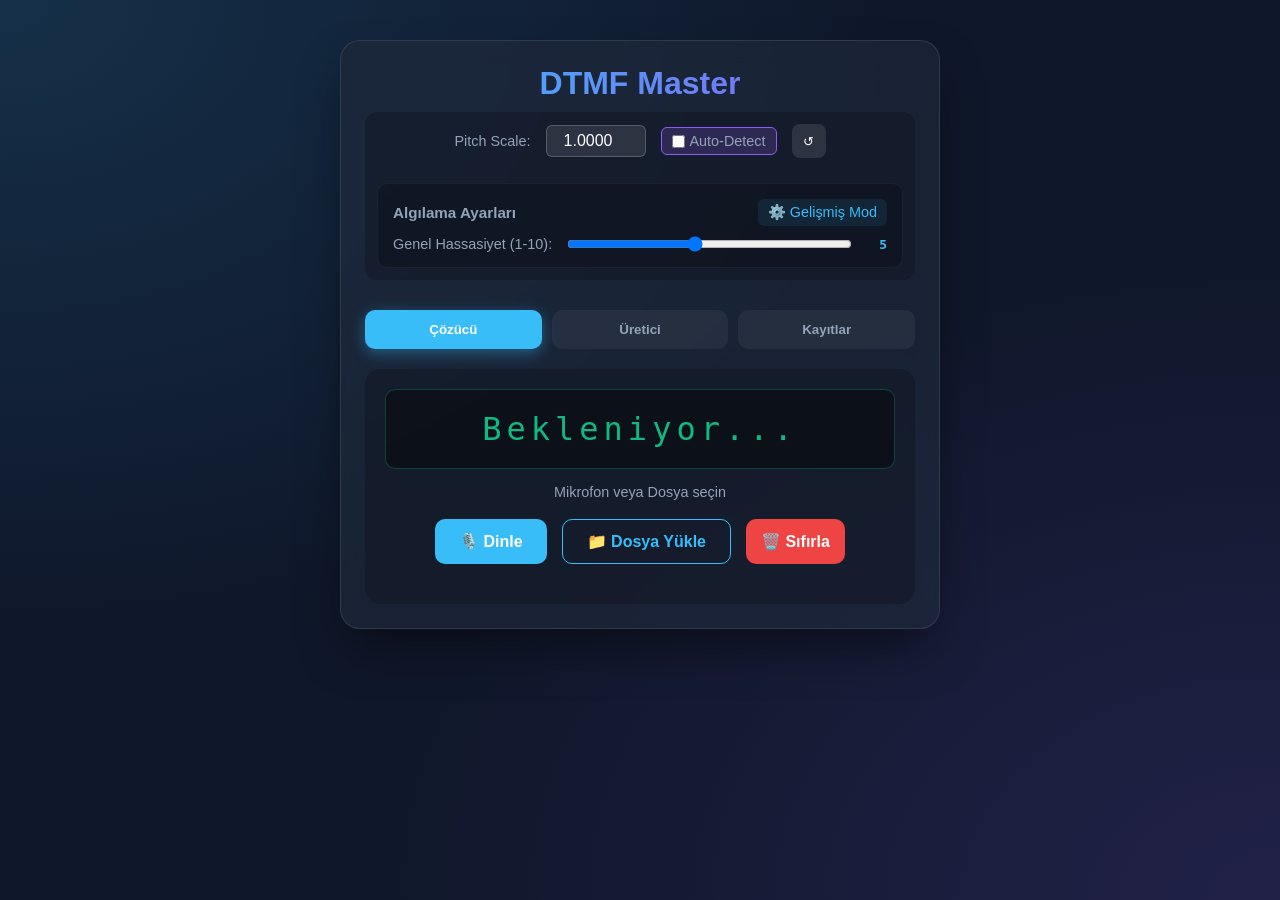
<file: dtmf.html>
<!DOCTYPE html>
<html lang="en">
<head>
    <meta charset="UTF-8">
    <meta name="viewport" content="width=device-width, initial-scale=1.0">
    <title>Universal DTMF Tool</title>
    <style>
        :root {
            --bg-color: #0f172a;
            --panel-bg: rgba(30, 41, 59, 0.7);
            --primary: #38bdf8;
            --primary-hover: #0ea5e9;
            --accent: #8b5cf6;
            --text-main: #f8fafc;
            --text-muted: #94a3b8;
            --danger: #ef4444;
            --success: #10b981;
            --warning: #f59e0b;
        }

        * {
            box-sizing: border-box;
            margin: 0;
            padding: 0;
            font-family: 'Segoe UI', Roboto, Helvetica, Arial, sans-serif;
        }

        body {
            background-color: var(--bg-color);
            background-image: 
                radial-gradient(at 0% 0%, rgba(56, 189, 248, 0.15) 0px, transparent 50%),
                radial-gradient(at 100% 100%, rgba(139, 92, 246, 0.15) 0px, transparent 50%);
            color: var(--text-main);
            min-height: 100vh;
            display: flex;
            flex-direction: column;
            align-items: center;
            padding: 20px;
        }

        .container {
            width: 100%;
            max-width: 600px;
            background: var(--panel-bg);
            backdrop-filter: blur(12px);
            -webkit-backdrop-filter: blur(12px);
            border: 1px solid rgba(255, 255, 255, 0.1);
            border-radius: 20px;
            padding: 24px;
            box-shadow: 0 25px 50px -12px rgba(0, 0, 0, 0.5);
            margin-top: 20px;
        }

        header {
            text-align: center;
            margin-bottom: 30px;
        }

        h1 {
            font-size: 2rem;
            font-weight: 700;
            background: linear-gradient(to right, var(--primary), var(--accent));
            -webkit-background-clip: text;
            -webkit-text-fill-color: transparent;
            margin-bottom: 10px;
        }

        .settings-bar {
            display: flex;
            align-items: center;
            justify-content: center;
            flex-wrap: wrap;
            gap: 15px;
            background: rgba(0, 0, 0, 0.2);
            padding: 12px;
            border-radius: 12px;
        }

        .settings-bar label {
            font-size: 0.9rem;
            color: var(--text-muted);
            display: flex;
            align-items: center;
            gap: 5px;
        }

        .settings-bar input[type="number"] {
            background: rgba(255, 255, 255, 0.1);
            border: 1px solid rgba(255, 255, 255, 0.2);
            color: white;
            padding: 6px 12px;
            border-radius: 6px;
            width: 100px;
            text-align: center;
            font-size: 1rem;
            outline: none;
            transition: all 0.3s;
        }
        .settings-bar input[type="number"]:focus {
            border-color: var(--primary);
        }

        .auto-detect-box {
            background: rgba(139, 92, 246, 0.2);
            border: 1px solid var(--accent);
            padding: 5px 10px;
            border-radius: 6px;
            cursor: pointer;
            transition: 0.3s;
        }
        .auto-detect-box:hover {
            background: rgba(139, 92, 246, 0.4);
        }

        .adv-toggle {
            cursor: pointer;
            font-size: 0.9rem;
            color: var(--primary);
            margin-left: 10px;
            user-select: none;
            padding: 5px 10px;
            background: rgba(56, 189, 248, 0.1);
            border-radius: 6px;
            transition: 0.2s;
        }
        .adv-toggle:hover {
            background: rgba(56, 189, 248, 0.2);
        }

        .adv-panel {
            display: none;
            background: rgba(0,0,0,0.3);
            border-radius: 10px;
            padding: 15px;
            margin-top: 15px;
            width: 100%;
            flex-direction: column;
            gap: 10px;
            border: 1px solid rgba(255,255,255,0.05);
        }
        .adv-panel.active {
            display: flex;
            animation: fadeIn 0.3s ease;
        }
        
        .slider-group {
            display: flex;
            align-items: center;
            justify-content: space-between;
            gap: 15px;
        }
        .slider-group label {
            flex: 1;
            font-size: 0.9rem;
            color: var(--text-muted);
        }
        .slider-group input[type="range"] {
            flex: 2;
            cursor: pointer;
        }
        .slider-group span {
            width: 40px;
            text-align: right;
            font-family: monospace;
            color: var(--primary);
        }

        .tabs {
            display: flex;
            gap: 10px;
            margin-bottom: 20px;
        }

        .tab-btn {
            flex: 1;
            padding: 12px;
            background: rgba(255, 255, 255, 0.05);
            border: none;
            border-radius: 10px;
            color: var(--text-muted);
            font-weight: 600;
            cursor: pointer;
            transition: all 0.3s ease;
        }

        .tab-btn.active {
            background: var(--primary);
            color: #fff;
            box-shadow: 0 4px 15px rgba(56, 189, 248, 0.4);
        }

        .tab-content {
            display: none;
            animation: fadeIn 0.3s ease;
        }

        .tab-content.active {
            display: block;
        }

        @keyframes fadeIn {
            from { opacity: 0; transform: translateY(5px); }
            to { opacity: 1; transform: translateY(0); }
        }

        /* Decoder Section */
        .decoder-card {
            background: rgba(0, 0, 0, 0.2);
            border-radius: 15px;
            padding: 20px;
            text-align: center;
        }

        .decoder-controls {
            display: flex;
            gap: 15px;
            justify-content: center;
            margin-bottom: 20px;
        }

        .btn {
            padding: 12px 24px;
            border: none;
            border-radius: 10px;
            font-weight: 600;
            cursor: pointer;
            transition: all 0.2s ease;
            display: inline-flex;
            align-items: center;
            gap: 8px;
            font-size: 1rem;
        }

        .btn-primary {
            background: var(--primary);
            color: white;
        }
        .btn-primary:hover { background: var(--primary-hover); }
        .btn-danger { background: var(--danger); color: white; }
        .btn-outline {
            background: transparent;
            border: 1px solid var(--primary);
            color: var(--primary);
        }
        .btn-outline:hover { background: rgba(56, 189, 248, 0.1); }

        .decoder-display {
            font-family: monospace;
            font-size: 2rem;
            letter-spacing: 5px;
            background: rgba(0,0,0,0.4);
            padding: 20px;
            border-radius: 10px;
            min-height: 80px;
            display: flex;
            align-items: center;
            justify-content: center;
            color: var(--success);
            word-break: break-all;
            margin-bottom: 15px;
            border: 1px solid rgba(16, 185, 129, 0.3);
        }

        .status-text {
            color: var(--text-muted);
            font-size: 0.9rem;
            margin-bottom: 15px;
            height: 20px;
        }

        /* Generator Section */
        .keypad {
            display: grid;
            grid-template-columns: repeat(4, 1fr);
            gap: 10px;
            margin-bottom: 20px;
        }

        .key {
            background: rgba(255, 255, 255, 0.1);
            border: 1px solid rgba(255, 255, 255, 0.1);
            padding: 20px 0;
            font-size: 1.5rem;
            color: white;
            border-radius: 12px;
            cursor: pointer;
            transition: all 0.1s ease;
            user-select: none;
            text-align: center;
        }

        .key:hover { background: rgba(255, 255, 255, 0.2); }
        .key:active { background: var(--primary); transform: scale(0.95); }

        .sequence-input-group {
            display: flex;
            gap: 10px;
        }

        .sequence-input {
            flex: 1;
            background: rgba(0, 0, 0, 0.2);
            border: 1px solid rgba(255, 255, 255, 0.2);
            color: white;
            padding: 12px;
            border-radius: 10px;
            font-size: 1.2rem;
            letter-spacing: 2px;
            outline: none;
            font-family: monospace;
        }
        .sequence-input:focus { border-color: var(--primary); }

        /* Records Section */
        .record-list {
            display: flex;
            flex-direction: column;
            gap: 10px;
        }

        .record-item {
            background: rgba(0, 0, 0, 0.2);
            border: 1px solid rgba(255, 255, 255, 0.1);
            padding: 15px;
            border-radius: 10px;
            display: flex;
            justify-content: space-between;
            align-items: center;
            transition: all 0.2s;
        }
        .record-item:hover { border-color: rgba(255,255,255,0.3); }

        .record-info h3 { font-size: 1.1rem; margin-bottom: 5px; }
        .record-info p {
            font-family: monospace;
            color: var(--primary);
            font-size: 1.1rem;
            letter-spacing: 2px;
        }

        .record-actions { display: flex; gap: 8px; }
        
        .action-btn {
            background: rgba(255, 255, 255, 0.1);
            border: none;
            color: white;
            width: 40px;
            height: 40px;
            border-radius: 8px;
            cursor: pointer;
            display: flex;
            align-items: center;
            justify-content: center;
            transition: 0.2s;
        }
        .action-btn:hover { background: var(--primary); }
        .action-btn.del:hover { background: var(--danger); }

        /* Save Modal */
        .modal {
            display: none;
            position: fixed;
            top: 0; left: 0; right: 0; bottom: 0;
            background: rgba(0,0,0,0.8);
            backdrop-filter: blur(5px);
            align-items: center;
            justify-content: center;
            z-index: 1000;
        }
        .modal.active { display: flex; }
        .modal-content {
            background: var(--panel-bg);
            padding: 25px;
            border-radius: 15px;
            width: 90%;
            max-width: 400px;
            border: 1px solid rgba(255,255,255,0.1);
        }
        .modal-content h2 { margin-bottom: 15px; }
        .modal-content input {
            width: 100%;
            margin-bottom: 20px;
            padding: 10px;
            border-radius: 8px;
            border: 1px solid rgba(255,255,255,0.2);
            background: rgba(0,0,0,0.3);
            color: white;
            outline: none;
        }
        .modal-actions { display: flex; gap: 10px; justify-content: flex-end; }
        
        input[type="file"] { display: none; }

        /* Mobile Responsiveness */
        @media (max-width: 480px) {
            .container { padding: 15px; }
            h1 { font-size: 1.5rem; }
            .decoder-controls { flex-direction: column; gap: 10px; }
            .decoder-controls .btn, .decoder-controls label { width: 100%; justify-content: center; margin: 0 !important; }
            .sequence-input-group { flex-wrap: wrap; }
            .sequence-input { width: 100%; flex: none; margin-bottom: 5px; }
            .sequence-input-group .btn { flex: 1; justify-content: center; padding: 10px 5px; font-size: 0.9rem; }
            .record-item { flex-direction: column; align-items: flex-start; gap: 10px; }
            .record-actions { width: 100%; justify-content: space-between; }
            .action-btn { flex: 1; }
            .settings-bar { flex-direction: column; gap: 10px; }
            .tabs { flex-wrap: wrap; }
            .tab-btn { flex: 1 1 100%; margin-bottom: 5px; }
            
            /* Advanced Panel & Slider Mobile Fixes */
            .slider-group { flex-direction: column; align-items: flex-start; gap: 5px; }
            .slider-group input[type="range"] { width: 100%; }
            .slider-group span { width: auto; text-align: left; }
            .adv-panel { padding: 10px; }
            #basic-panel { flex-wrap: wrap; justify-content: center; }
            #basic-panel label { width: 100%; white-space: normal !important; text-align: center; font-size: 0.85rem !important; }
            #basic-panel input { width: 100%; flex: none !important; }
        }
    </style>
</head>
<body>

    <div class="container">
        <header>
            <h1>DTMF Master</h1>
            <div class="settings-bar" style="flex-direction: column; align-items: stretch;">
                <div style="display: flex; align-items: center; justify-content: center; gap: 15px; flex-wrap: wrap;">
                    <label>Pitch Scale:</label>
                    <input type="number" id="scale-input" value="1.0000" step="0.0001" min="0.5" max="3">
                    <label class="auto-detect-box" title="Sesi dinlerken doğru tizleşme oranını otomatik bulur.">
                        <input type="checkbox" id="auto-scale"> Auto-Detect
                    </label>
                    <button class="action-btn" style="background: rgba(255,255,255,0.1); width: 34px; height: 34px;" onclick="resetScale()" title="Oranı Sıfırla">↺</button>
                </div>
                
                <!-- Sensitivity Controls Wrapper -->
                <div style="margin-top: 10px; background: rgba(0,0,0,0.2); padding: 15px; border-radius: 10px; border: 1px solid rgba(255,255,255,0.05);">
                    <div style="display: flex; justify-content: space-between; align-items: center; margin-bottom: 5px;">
                        <span style="font-weight: 600; color: var(--text-muted); font-size: 0.95rem;">Algılama Ayarları</span>
                        <span class="adv-toggle" id="adv-btn" onclick="toggleAdv()">⚙️ Gelişmiş Mod</span>
                    </div>

                    <!-- Basic Slider -->
                    <div id="basic-panel" style="display: flex; align-items: center; gap: 15px; margin-top: 10px;">
                        <label title="1: Çok Hassas (Gürültüyü de algılar) | 10: Sadece Çok Net Sesler" style="white-space: nowrap; font-size: 0.9rem; color: var(--text-muted);">Genel Hassasiyet (1-10):</label>
                        <input type="range" id="main-sens" min="1" max="10" value="5" style="flex: 1; cursor: pointer;" oninput="updateSens()">
                        <span id="main-sens-val" style="color:var(--primary); font-family:monospace; width: 20px; text-align:right; font-weight:bold;">5</span>
                    </div>

                    <!-- Advanced Panel -->
                    <div class="adv-panel" id="adv-panel" style="margin-top: 15px; border:none; padding:0; background:transparent;">
                        <div class="slider-group">
                            <label title="Sinyalin algılanması için gereken minimum ses/enerji miktarı">Ses Eşiği (Threshold):</label>
                            <input type="range" id="adv-thresh" min="5" max="100" value="20" oninput="updateAdv()">
                            <span id="adv-thresh-val">20</span>
                        </div>
                        <div class="slider-group">
                            <label title="Sesin ne kadarının saf DTMF olması gerektiği (Gürültü toleransı)">Sinyal Kalitesi (SNR):</label>
                            <input type="range" id="adv-snr" min="1.0" max="10.0" step="0.5" value="2.5" oninput="updateAdv()">
                            <span id="adv-snr-val">2.5</span>
                        </div>
                    </div>
                </div>
            </div>
        </header>

        <div class="tabs">
            <button class="tab-btn active" onclick="switchTab('decoder')">Çözücü</button>
            <button class="tab-btn" onclick="switchTab('generator')">Üretici</button>
            <button class="tab-btn" onclick="switchTab('records')">Kayıtlar</button>
        </div>

        <!-- Decoder Tab -->
        <div id="tab-decoder" class="tab-content active">
            <div class="decoder-card">
                <div class="decoder-display" id="decode-display">Bekleniyor...</div>
                <div class="status-text" id="decode-status">Mikrofon veya Dosya seçin</div>
                
                <div class="decoder-controls">
                    <button class="btn btn-primary" id="btn-mic" onclick="toggleMic()">🎙️ Dinle</button>
                    <label class="btn btn-outline" style="margin:0;">
                        📁 Dosya Yükle
                        <input type="file" id="file-input" accept="audio/*">
                    </label>
                    <button class="btn btn-danger" onclick="resetDecoder()" style="padding: 12px 15px;">🗑️ Sıfırla</button>
                </div>
                <button class="btn btn-success" style="background:var(--success); color:white; width:100%; display:none;" id="btn-save-decoded" onclick="openSaveModal('decoded')">💾 Bu Kodu Kaydet</button>
            </div>
        </div>

        <!-- Generator Tab -->
        <div id="tab-generator" class="tab-content">
            <div class="decoder-card" style="margin-bottom:20px;">
                <div class="sequence-input-group">
                    <input type="text" id="gen-sequence" class="sequence-input" placeholder="Örn: 1234*" oninput="this.value = this.value.replace(/[^0-9A-D*#]/gi, '').toUpperCase()">
                    <button class="btn btn-primary" onclick="playSequenceInput()">▶ Çal</button>
                    <button class="btn btn-outline" onclick="openSaveModal('generator')">💾 Kaydet</button>
                    <button class="btn btn-danger" onclick="resetGenerator()" title="Temizle">🗑️</button>
                </div>
            </div>
            
            <div class="keypad" id="keypad">
                <!-- Generated by JS -->
            </div>
        </div>

        <!-- Records Tab -->
        <div id="tab-records" class="tab-content">
            <div class="record-list" id="record-list">
                <!-- Populated by JS -->
                <div style="text-align:center; color:#94a3b8; padding:20px;">Kayıt bulunamadı.</div>
            </div>
        </div>
    </div>

    <!-- Save Modal -->
    <div class="modal" id="save-modal">
        <div class="modal-content">
            <h2>Kodu Kaydet</h2>
            <input type="text" id="save-name" placeholder="Örn: Ana Kapı">
            <input type="hidden" id="save-code">
            <div class="modal-actions">
                <button class="btn btn-outline" onclick="closeSaveModal()">İptal</button>
                <button class="btn btn-primary" onclick="saveRecord()">Kaydet</button>
            </div>
        </div>
    </div>

<script>
    /* =========================================
       CORE AUDIO & FREQUENCIES
    ========================================= */
    const DTMF_FREQS = {
        '1': [697, 1209], '2': [697, 1336], '3': [697, 1477], 'A': [697, 1633],
        '4': [770, 1209], '5': [770, 1336], '6': [770, 1477], 'B': [770, 1633],
        '7': [852, 1209], '8': [852, 1336], '9': [852, 1477], 'C': [852, 1633],
        '*': [941, 1209], '0': [941, 1336], '#': [941, 1477], 'D': [941, 1633]
    };

    let audioCtx = null;
    let activeOscillators = [];

    function initAudio() {
        if (!audioCtx) {
            audioCtx = new (window.AudioContext || window.webkitAudioContext)();
        }
        if (audioCtx.state === 'suspended') {
            audioCtx.resume();
        }
    }

    function getScale() {
        return parseFloat(document.getElementById('scale-input').value) || 1.0;
    }

    /* =========================================
       GENERATOR (ENCODE)
    ========================================= */
    function playTone(digit, durationMs = null, scale = null) {
        initAudio();
        stopTones(); 
        
        if (!DTMF_FREQS[digit]) return;
        
        const s = scale || getScale();
        const f1 = DTMF_FREQS[digit][0] * s;
        const f2 = DTMF_FREQS[digit][1] * s;

        const osc1 = audioCtx.createOscillator();
        const osc2 = audioCtx.createOscillator();
        const gainNode = audioCtx.createGain();

        osc1.type = 'sine';
        osc1.frequency.value = f1;
        osc2.type = 'sine';
        osc2.frequency.value = f2;

        gainNode.gain.setValueAtTime(0, audioCtx.currentTime);
        gainNode.gain.linearRampToValueAtTime(0.5, audioCtx.currentTime + 0.01);

        osc1.connect(gainNode);
        osc2.connect(gainNode);
        gainNode.connect(audioCtx.destination);

        osc1.start();
        osc2.start();

        activeOscillators.push({o1: osc1, o2: osc2, g: gainNode});

        if (durationMs) {
            setTimeout(() => {
                stopToneNodes(osc1, osc2, gainNode);
            }, durationMs);
        }
    }

    function stopTones() {
        activeOscillators.forEach(nodes => {
            stopToneNodes(nodes.o1, nodes.o2, nodes.g);
        });
        activeOscillators = [];
    }

    function stopToneNodes(o1, o2, g) {
        try {
            g.gain.linearRampToValueAtTime(0, audioCtx.currentTime + 0.01);
            setTimeout(() => {
                o1.stop(); o2.stop();
                o1.disconnect(); o2.disconnect(); g.disconnect();
            }, 15);
        } catch(e){}
    }

    async function playSequence(sequence, scale = null) {
        initAudio();
        const chars = sequence.split('');
        for (let i = 0; i < chars.length; i++) {
            playTone(chars[i], 120, scale);
            await new Promise(r => setTimeout(r, 120 + 220)); 
        }
    }

    function playSequenceInput() {
        const seq = document.getElementById('gen-sequence').value.trim();
        if(seq) playSequence(seq);
    }

    function resetGenerator() {
        document.getElementById('gen-sequence').value = '';
    }

    function resetScale() {
        document.getElementById('scale-input').value = "1.0000";
        document.getElementById('auto-scale').checked = false;
    }

    /* Sensitivity UI Logic */
    let isAdvanced = false;

    function toggleAdv() {
        isAdvanced = !isAdvanced;
        document.getElementById('adv-panel').classList.toggle('active', isAdvanced);
        document.getElementById('basic-panel').style.display = isAdvanced ? 'none' : 'flex';
        document.getElementById('adv-btn').innerHTML = isAdvanced ? '🔙 Basit Mod' : '⚙️ Gelişmiş Mod';
        
        if (!isAdvanced) {
            updateSens();
        } else {
            updateAdv();
        }
    }

    function updateSens() {
        const mainVal = parseInt(document.getElementById('main-sens').value);
        document.getElementById('main-sens-val').innerText = mainVal;
        
        let t = 5 + (mainVal - 1) * (75 / 9);
        let s = 1.0 + (mainVal - 1) * (7.0 / 9);
        
        if (!isAdvanced) {
            document.getElementById('adv-thresh').value = Math.round(t);
            document.getElementById('adv-snr').value = s.toFixed(1);
            document.getElementById('adv-thresh-val').innerText = Math.round(t);
            document.getElementById('adv-snr-val').innerText = s.toFixed(1);
        }
    }

    function updateAdv() {
        document.getElementById('adv-thresh-val').innerText = document.getElementById('adv-thresh').value;
        document.getElementById('adv-snr-val').innerText = parseFloat(document.getElementById('adv-snr').value).toFixed(1);
    }
    
    // Initialize UI
    setTimeout(updateSens, 100);

    // Build Keypad
    const keys = ['1','2','3','A','4','5','6','B','7','8','9','C','*','0','#','D'];
    const keypadDiv = document.getElementById('keypad');
    keys.forEach(k => {
        const btn = document.createElement('div');
        btn.className = 'key';
        btn.innerText = k;
        
        btn.addEventListener('mousedown', () => { playTone(k); document.getElementById('gen-sequence').value += k; });
        btn.addEventListener('mouseup', stopTones);
        btn.addEventListener('mouseleave', stopTones);
        
        btn.addEventListener('touchstart', (e) => { e.preventDefault(); playTone(k); document.getElementById('gen-sequence').value += k; });
        btn.addEventListener('touchend', (e) => { e.preventDefault(); stopTones(); });
        
        keypadDiv.appendChild(btn);
    });

    /* =========================================
       DECODER (GOERTZEL ALGORITHM + AUTO DETECT)
    ========================================= */
    let isMicActive = false;
    let micStream = null;
    let decodeInterval = null;
    let decodedText = "";
    let lastDetectedDigit = null;
    let silenceCounter = 0;

    const LOW_FREQS = [697, 770, 852, 941];
    const HIGH_FREQS = [1209, 1336, 1477, 1633];

    function goertzel(samples, sampleRate, targetFreq) {
        const k = Math.round((targetFreq * samples.length) / sampleRate);
        const w = (2.0 * Math.PI * k) / samples.length;
        const cosine = Math.cos(w);
        const coeff = 2.0 * cosine;
        
        let q0 = 0, q1 = 0, q2 = 0;
        for (let i = 0; i < samples.length; i++) {
            q0 = coeff * q1 - q2 + samples[i];
            q2 = q1;
            q1 = q0;
        }
        return Math.sqrt(q1*q1 + q2*q2 - q1*q2*coeff);
    }

    async function toggleMic() {
        const btn = document.getElementById('btn-mic');
        const status = document.getElementById('decode-status');
        const display = document.getElementById('decode-display');
        
        if (isMicActive) {
            stopMic();
            return;
        }

        try {
            initAudio();
            micStream = await navigator.mediaDevices.getUserMedia({ audio: true, video: false });
            const source = audioCtx.createMediaStreamSource(micStream);
            const analyser = audioCtx.createAnalyser();
            analyser.fftSize = 2048; 
            source.connect(analyser);
            
            isMicActive = true;
            btn.innerHTML = '⏹️ Durdur';
            btn.classList.replace('btn-primary', 'btn-danger');
            status.innerText = 'Mikrofon dinleniyor...';
            display.innerText = '';
            decodedText = '';
            document.getElementById('btn-save-decoded').style.display = 'none';

            const sampleRate = audioCtx.sampleRate;
            const bufferLength = analyser.fftSize;
            const dataArray = new Float32Array(bufferLength);
            const freqArray = new Float32Array(analyser.frequencyBinCount);

            let micBuffer = [];

            decodeInterval = setInterval(() => {
                analyser.getFloatTimeDomainData(dataArray);
                
                if (document.getElementById('auto-scale').checked) {
                    if (micBuffer.length < 10) {
                        micBuffer.push(new Float32Array(dataArray));
                    } else {
                        micBuffer.shift();
                        micBuffer.push(new Float32Array(dataArray));
                    }
                    
                    if (micBuffer.length === 10) {
                        let combined = new Float32Array(micBuffer.length * bufferLength);
                        for(let i=0; i<micBuffer.length; i++) combined.set(micBuffer[i], i*bufferLength);
                        
                        let scale = robustAutoDetect(combined, sampleRate);
                        if (scale) {
                            lockScale(scale);
                            micBuffer = []; // stop detecting
                        }
                    }
                } else {
                    micBuffer = [];
                }
                
                processAudioChunk(dataArray, sampleRate);
            }, 40);

        } catch (err) {
            alert('Mikrofon erişimi reddedildi veya hata oluştu. Localhost / HTTPS gerekli.');
            console.error(err);
        }
    }

    function stopMic() {
        if (decodeInterval) clearInterval(decodeInterval);
        if (micStream) micStream.getTracks().forEach(t => t.stop());
        isMicActive = false;
        const btn = document.getElementById('btn-mic');
        btn.innerHTML = '🎙️ Dinle';
        btn.classList.replace('btn-danger', 'btn-primary');
        document.getElementById('decode-status').innerText = 'Duraklatıldı';
        
        if (decodedText.length > 0) {
            document.getElementById('btn-save-decoded').style.display = 'block';
        }
    }

    function resetDecoder() {
        decodedText = "";
        lastDetectedDigit = null;
        document.getElementById('decode-display').innerText = "Bekleniyor...";
        document.getElementById('decode-status').innerText = "Ekran temizlendi.";
        document.getElementById('btn-save-decoded').style.display = 'none';
    }

    // FFT Auto-Detect Functions
    // Robust Goertzel Auto-Detect Function
    function robustAutoDetect(samples, sampleRate) {
        let bestCoarseScale = 1.0;
        let bestCoarseTotal = 0;
        
        const freqs = [697, 770, 852, 941, 1209, 1336, 1477, 1633];
        const chunkSize = 2048;
        const totalChunks = Math.floor(samples.length / chunkSize);
        if (totalChunks === 0) return null;

        // Find the maximum energy among all chunks
        let maxEnergy = 0;
        let chunkEnergies = [];
        for(let i=0; i<totalChunks; i++) {
            let chunk = samples.subarray(i*chunkSize, (i+1)*chunkSize);
            let energy = 0;
            for(let j=0; j<chunk.length; j+=4) energy += chunk[j]*chunk[j];
            if(energy > maxEnergy) maxEnergy = energy;
            chunkEnergies.push({ chunk: chunk, energy: energy });
        }
        
        // Filter out silence: only analyze chunks that have at least 5% of max energy
        const threshold = maxEnergy * 0.05;
        const testChunks = chunkEnergies.filter(c => c.energy > threshold).map(c => c.chunk);
        
        if (testChunks.length === 0) return null;

        // Coarse Sweep (Step 0.02)
        for(let s = 0.5; s <= 2.5; s += 0.02) {
            let total_score = 0;
            for(let chunk of testChunks) {
                let mags = {};
                for(let f of freqs) mags[f] = goertzel(chunk, sampleRate, f * s);
                
                let chunk_max = 0;
                for(let k in DTMF_FREQS) {
                    let prod = mags[DTMF_FREQS[k][0]] * mags[DTMF_FREQS[k][1]];
                    if(prod > chunk_max) chunk_max = prod;
                }
                if(chunk_max > 400) total_score += Math.sqrt(chunk_max); // Normalize score scale
            }
            if(total_score > bestCoarseTotal) {
                bestCoarseTotal = total_score;
                bestCoarseScale = s;
            }
        }
        
        if (bestCoarseTotal < 10) return null; // Signal too weak
        
        // Fine Sweep (Step 0.002)
        let bestFineScale = bestCoarseScale;
        let bestFineTotal = 0;
        
        for(let s = bestCoarseScale - 0.04; s <= bestCoarseScale + 0.04; s += 0.002) {
            let total_score = 0;
            for(let chunk of testChunks) {
                let mags = {};
                for(let f of freqs) mags[f] = goertzel(chunk, sampleRate, f * s);
                
                let chunk_max = 0;
                for(let k in DTMF_FREQS) {
                    let prod = mags[DTMF_FREQS[k][0]] * mags[DTMF_FREQS[k][1]];
                    if(prod > chunk_max) chunk_max = prod;
                }
                if(chunk_max > 400) total_score += Math.sqrt(chunk_max);
            }
            if(total_score > bestFineTotal) {
                bestFineTotal = total_score;
                bestFineScale = s;
            }
        }
        
        return bestFineScale;
    }

    function lockScale(scale) {
        const scaleInput = document.getElementById('scale-input');
        scaleInput.value = scale.toFixed(4);
        
        scaleInput.style.borderColor = "var(--success)";
        scaleInput.style.color = "var(--success)";
        setTimeout(() => { 
            scaleInput.style.borderColor = ""; 
            scaleInput.style.color = "";
        }, 1000);

        document.getElementById('auto-scale').checked = false;
        document.getElementById('decode-status').innerHTML = `<span style="color:var(--success);">Oran Kilitlendi: ${scale.toFixed(4)}</span>`;
    }

    function processAudioChunk(samples, sampleRate) {
        let currentScale = getScale();

        let bestMagSum = 0;
        let bestDetected = null;

        let activeThresh = parseFloat(document.getElementById('adv-thresh').value) || 20.0;
        let activeSnr = parseFloat(document.getElementById('adv-snr').value) || 2.5;

        let bestLow = { freq: 0, mag: 0 };
        let totalLowMag = 0;
        LOW_FREQS.forEach(f => {
            const mag = goertzel(samples, sampleRate, f * currentScale);
            totalLowMag += mag;
            if (mag > bestLow.mag) bestLow = { freq: f, mag: mag };
        });

        let bestHigh = { freq: 0, mag: 0 };
        let totalHighMag = 0;
        HIGH_FREQS.forEach(f => {
            const mag = goertzel(samples, sampleRate, f * currentScale);
            totalHighMag += mag;
            if (mag > bestHigh.mag) bestHigh = { freq: f, mag: mag };
        });

        if (bestLow.mag > activeThresh && bestHigh.mag > activeThresh) {
            let targetMag = bestLow.mag + bestHigh.mag;
            let otherMag = (totalLowMag + totalHighMag) - targetMag;
            let currentSnr = targetMag / (otherMag + 0.001);

            if (currentSnr > activeSnr) {
                for (let k in DTMF_FREQS) {
                    if (DTMF_FREQS[k][0] === bestLow.freq && DTMF_FREQS[k][1] === bestHigh.freq) {
                        bestDetected = k;
                        break;
                    }
                }
            }
        }

        if (bestDetected) {
            if (bestDetected !== lastDetectedDigit) {
                decodedText += bestDetected;
                document.getElementById('decode-display').innerText = decodedText;
                lastDetectedDigit = bestDetected;
            }
            silenceCounter = 0;
        } else {
            silenceCounter++;
            if (silenceCounter > 2) { 
                lastDetectedDigit = null;
            }
        }
    }

    // File Upload Decoder
    document.getElementById('file-input').addEventListener('change', async function(e) {
        if (!e.target.files.length) return;
        const file = e.target.files[0];
        const display = document.getElementById('decode-display');
        const status = document.getElementById('decode-status');
        
        initAudio();
        status.innerText = 'Dosya analiz ediliyor...';
        display.innerText = '';
        decodedText = '';
        lastDetectedDigit = null;
        document.getElementById('btn-save-decoded').style.display = 'none';

        const arrayBuffer = await file.arrayBuffer();
        const audioBuffer = await audioCtx.decodeAudioData(arrayBuffer);
        
        // Auto-Detect logic for file
        if (document.getElementById('auto-scale').checked) {
            status.innerText = 'Oran hesaplanıyor... (Gelişmiş Analiz)';
            await new Promise(r => setTimeout(r, 100)); // allow UI update
            
            const samples = audioBuffer.getChannelData(0);
            const detectedScale = robustAutoDetect(samples, audioBuffer.sampleRate);
            
            if (detectedScale) {
                lockScale(detectedScale);
                await new Promise(r => setTimeout(r, 600)); // Pause to show UI update
            } else {
                status.innerText = 'Oran bulunamadı, varsayılan ile devam ediliyor...';
                document.getElementById('auto-scale').checked = false;
                await new Promise(r => setTimeout(r, 600));
            }
        }
        
        const samples = audioBuffer.getChannelData(0); // Mono
        const sampleRate = audioBuffer.sampleRate;
        const chunkSize = 2048;
        
        status.innerText = 'Çözülüyor...';
        
        for (let i = 0; i < samples.length; i += chunkSize) {
            if (i + chunkSize > samples.length) break;
            const chunk = samples.slice(i, i + chunkSize);
            processAudioChunk(chunk, sampleRate);
        }
        
        status.innerText = 'Analiz tamamlandı.';
        if (decodedText.length === 0) {
            display.innerText = 'Sinyal bulunamadı.';
        } else {
            document.getElementById('btn-save-decoded').style.display = 'block';
        }
        
        e.target.value = '';
    });

    /* =========================================
       RECORDS & STORAGE & WAV EXPORT
    ========================================= */
    function loadRecords() {
        const records = JSON.parse(localStorage.getItem('dtmf_records') || '[]');
        const list = document.getElementById('record-list');
        list.innerHTML = '';
        
        if(records.length === 0) {
            list.innerHTML = '<div style="text-align:center; color:#94a3b8; padding:20px;">Kayıt bulunamadı.</div>';
            return;
        }

        records.forEach((rec, index) => {
            const div = document.createElement('div');
            div.className = 'record-item';
            div.innerHTML = `
                <div class="record-info">
                    <h3>${rec.name}</h3>
                    <p>${rec.code} <span style="font-size:0.8rem; color:#94a3b8;">(Scale: ${rec.scale})</span></p>
                </div>
                <div class="record-actions">
                    <button class="action-btn" title="Çal" onclick="playSequence('${rec.code}', ${rec.scale})">▶️</button>
                    <button class="action-btn" title="İndir (WAV)" onclick="exportWav('${rec.code}', ${rec.scale}, '${rec.name}')">⬇️</button>
                    <button class="action-btn del" title="Sil" onclick="deleteRecord(${index})">🗑️</button>
                </div>
            `;
            list.appendChild(div);
        });
    }

    function deleteRecord(index) {
        if(confirm('Bu kaydı silmek istediğinize emin misiniz?')) {
            const records = JSON.parse(localStorage.getItem('dtmf_records') || '[]');
            records.splice(index, 1);
            localStorage.setItem('dtmf_records', JSON.stringify(records));
            loadRecords();
        }
    }

    function openSaveModal(source) {
        let code = "";
        if(source === 'decoded') code = decodedText;
        if(source === 'generator') code = document.getElementById('gen-sequence').value.trim();
        
        if(!code) return alert("Kaydedilecek geçerli bir kod yok.");
        
        document.getElementById('save-code').value = code;
        document.getElementById('save-name').value = '';
        document.getElementById('save-modal').classList.add('active');
    }

    function closeSaveModal() {
        document.getElementById('save-modal').classList.remove('active');
    }

    function saveRecord() {
        const name = document.getElementById('save-name').value.trim() || 'İsimsiz Kayıt';
        const code = document.getElementById('save-code').value;
        const scale = getScale();
        
        const records = JSON.parse(localStorage.getItem('dtmf_records') || '[]');
        records.push({ name, code, scale });
        localStorage.setItem('dtmf_records', JSON.stringify(records));
        
        closeSaveModal();
        switchTab('records');
    }

    // WAV Export using OfflineAudioContext
    async function exportWav(sequence, scale, name) {
        const sampleRate = 48000;
        const toneDur = 0.12;
        const pauseDur = 0.22;
        const totalDuration = sequence.length * (toneDur + pauseDur) + 0.5; // padding
        
        const offCtx = new (window.OfflineAudioContext || window.webkitOfflineAudioContext)(1, sampleRate * totalDuration, sampleRate);
        
        let startTime = 0.1;
        for(let i=0; i<sequence.length; i++) {
            const digit = sequence[i];
            if(DTMF_FREQS[digit]) {
                const f1 = DTMF_FREQS[digit][0] * scale;
                const f2 = DTMF_FREQS[digit][1] * scale;
                
                const osc1 = offCtx.createOscillator();
                const osc2 = offCtx.createOscillator();
                const gain = offCtx.createGain();
                
                osc1.frequency.value = f1;
                osc2.frequency.value = f2;
                
                gain.gain.setValueAtTime(0, startTime);
                gain.gain.linearRampToValueAtTime(0.5, startTime + 0.005);
                gain.gain.setValueAtTime(0.5, startTime + toneDur - 0.005);
                gain.gain.linearRampToValueAtTime(0, startTime + toneDur);
                
                osc1.connect(gain);
                osc2.connect(gain);
                gain.connect(offCtx.destination);
                
                osc1.start(startTime);
                osc2.start(startTime);
                osc1.stop(startTime + toneDur);
                osc2.stop(startTime + toneDur);
            }
            startTime += (toneDur + pauseDur);
        }
        
        const renderedBuffer = await offCtx.startRendering();
        downloadWav(renderedBuffer, name + ".wav");
    }

    function downloadWav(audioBuffer, filename) {
        const numChannels = audioBuffer.numberOfChannels;
        const sampleRate = audioBuffer.sampleRate;
        const format = 1; // PCM
        const bitDepth = 16;
        const data = audioBuffer.getChannelData(0);
        
        const buffer = new ArrayBuffer(44 + data.length * 2);
        const view = new DataView(buffer);
        
        const writeString = (view, offset, string) => {
            for (let i = 0; i < string.length; i++) {
                view.setUint8(offset + i, string.charCodeAt(i));
            }
        };
        
        writeString(view, 0, 'RIFF');
        view.setUint32(4, 36 + data.length * 2, true);
        writeString(view, 8, 'WAVE');
        writeString(view, 12, 'fmt ');
        view.setUint32(16, 16, true);
        view.setUint16(20, format, true);
        view.setUint16(22, numChannels, true);
        view.setUint32(24, sampleRate, true);
        view.setUint32(28, sampleRate * numChannels * (bitDepth / 8), true);
        view.setUint16(32, numChannels * (bitDepth / 8), true);
        view.setUint16(34, bitDepth, true);
        writeString(view, 36, 'data');
        view.setUint32(40, data.length * 2, true);
        
        let offset = 44;
        for (let i = 0; i < data.length; i++, offset += 2) {
            let s = Math.max(-1, Math.min(1, data[i]));
            view.setInt16(offset, s < 0 ? s * 0x8000 : s * 0x7FFF, true);
        }
        
        const blob = new Blob([view], { type: 'audio/wav' });
        const url = URL.createObjectURL(blob);
        const a = document.createElement('a');
        a.style.display = 'none';
        a.href = url;
        a.download = filename;
        document.body.appendChild(a);
        a.click();
        URL.revokeObjectURL(url);
    }

    /* =========================================
       UI & TABS
    ========================================= */
    function switchTab(tabId) {
        document.querySelectorAll('.tab-content').forEach(t => t.classList.remove('active'));
        document.querySelectorAll('.tab-btn').forEach(t => t.classList.remove('active'));
        
        document.getElementById('tab-' + tabId).classList.add('active');
        event.target.classList.add('active');
        
        if(tabId === 'records') loadRecords();
    }

    // Initialize
    loadRecords();
</script>
</body>
</html>
</file>
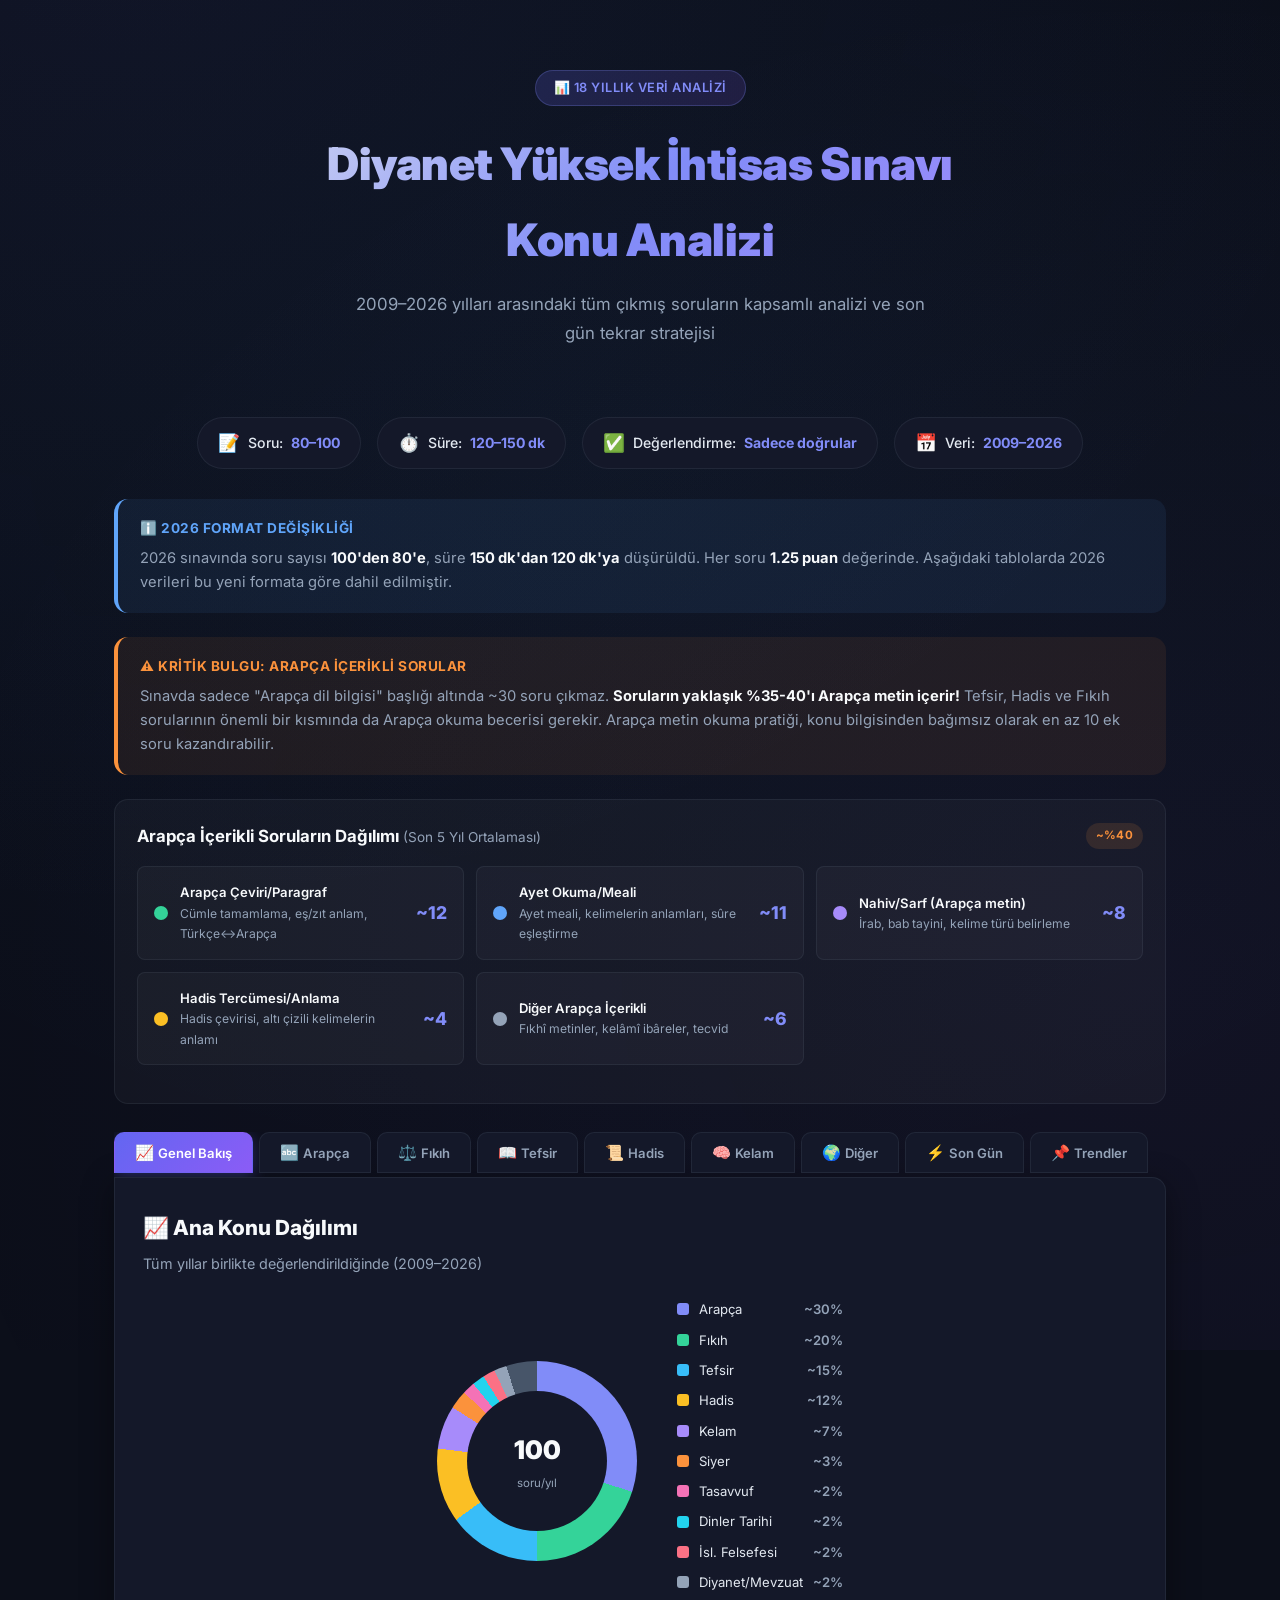
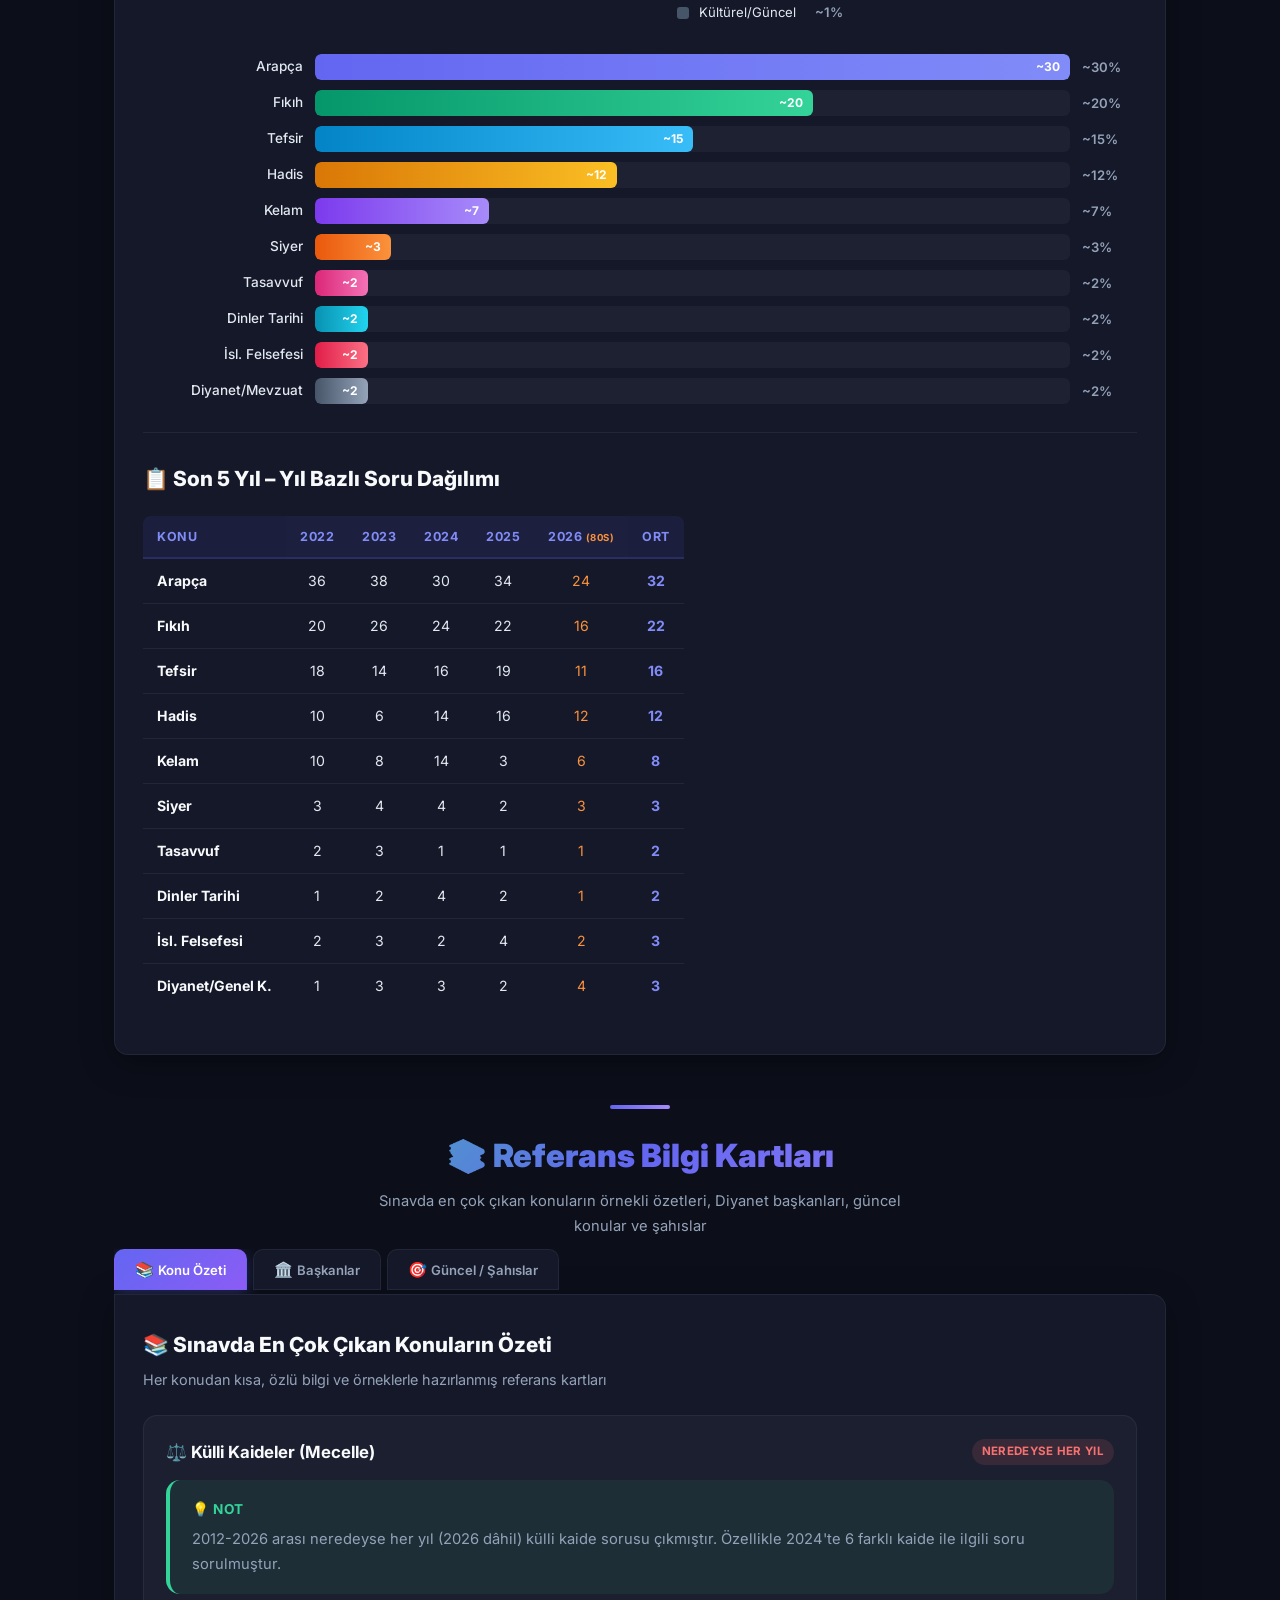
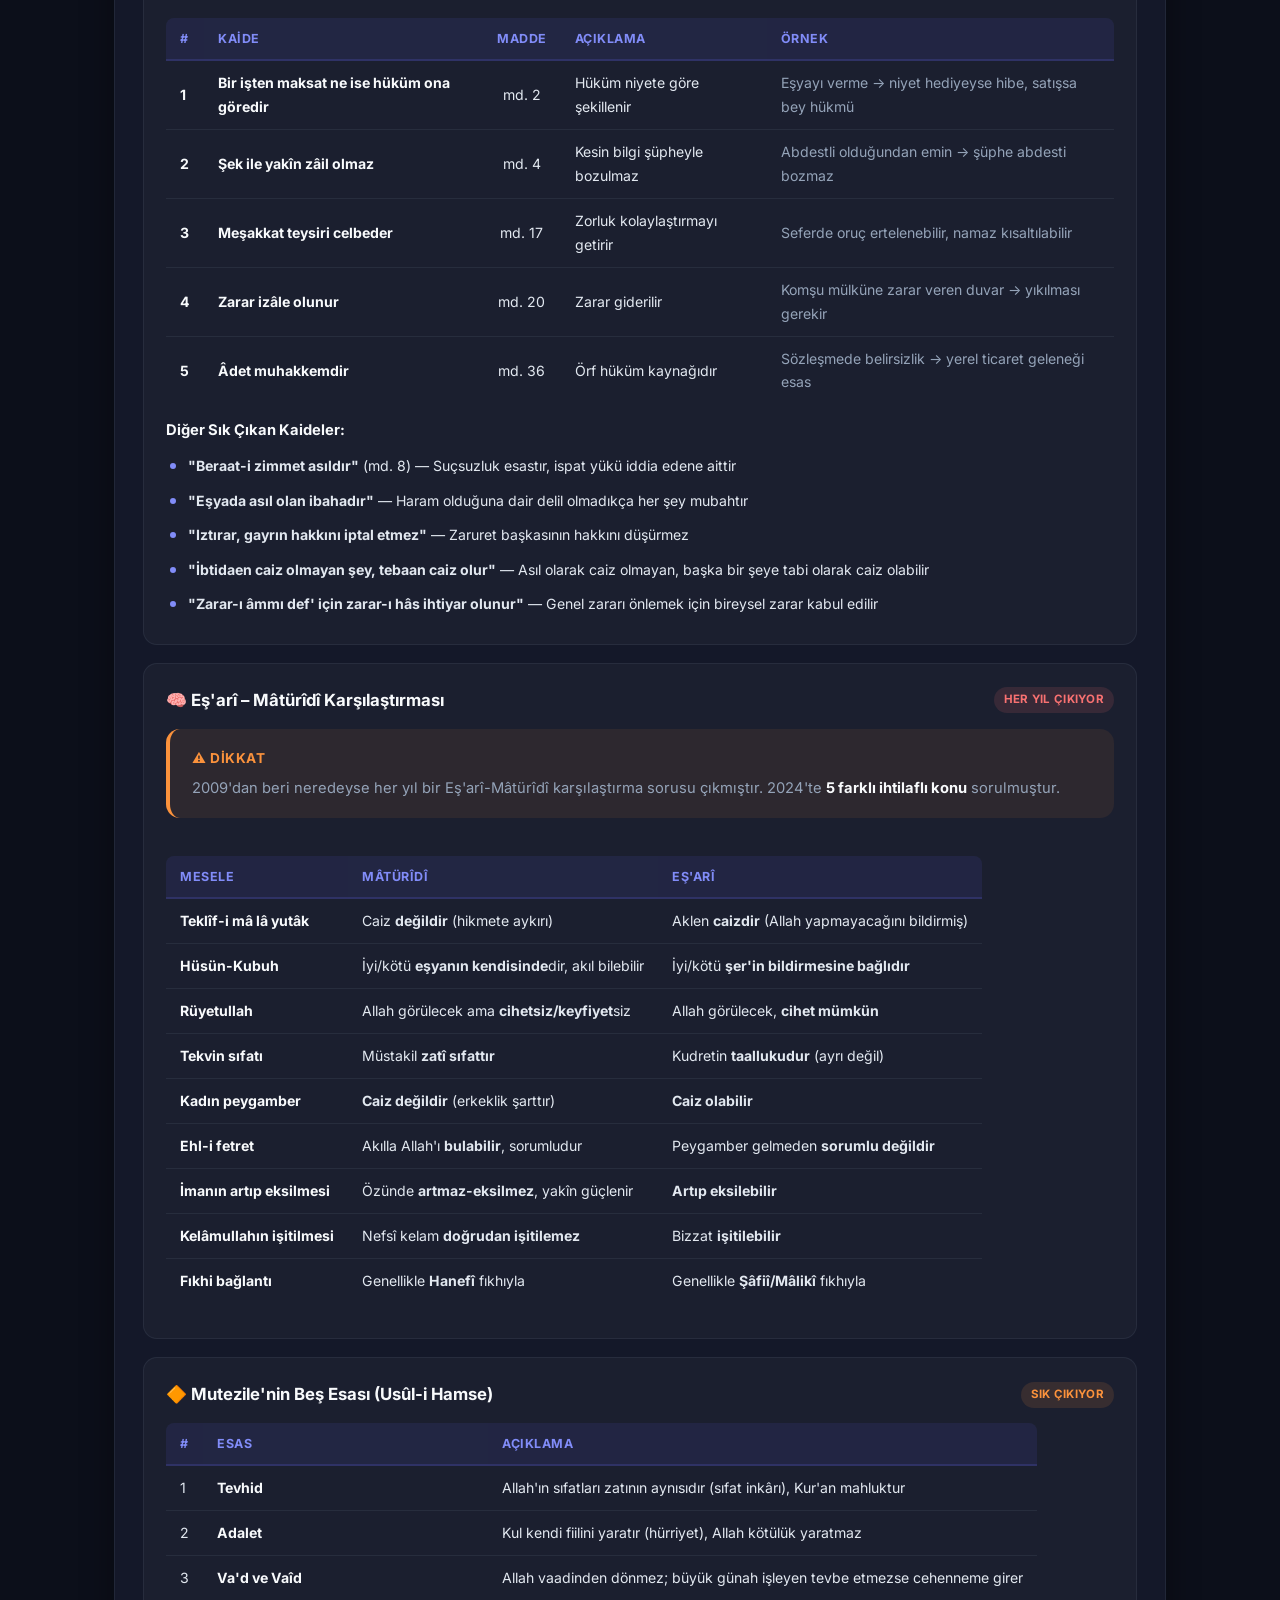
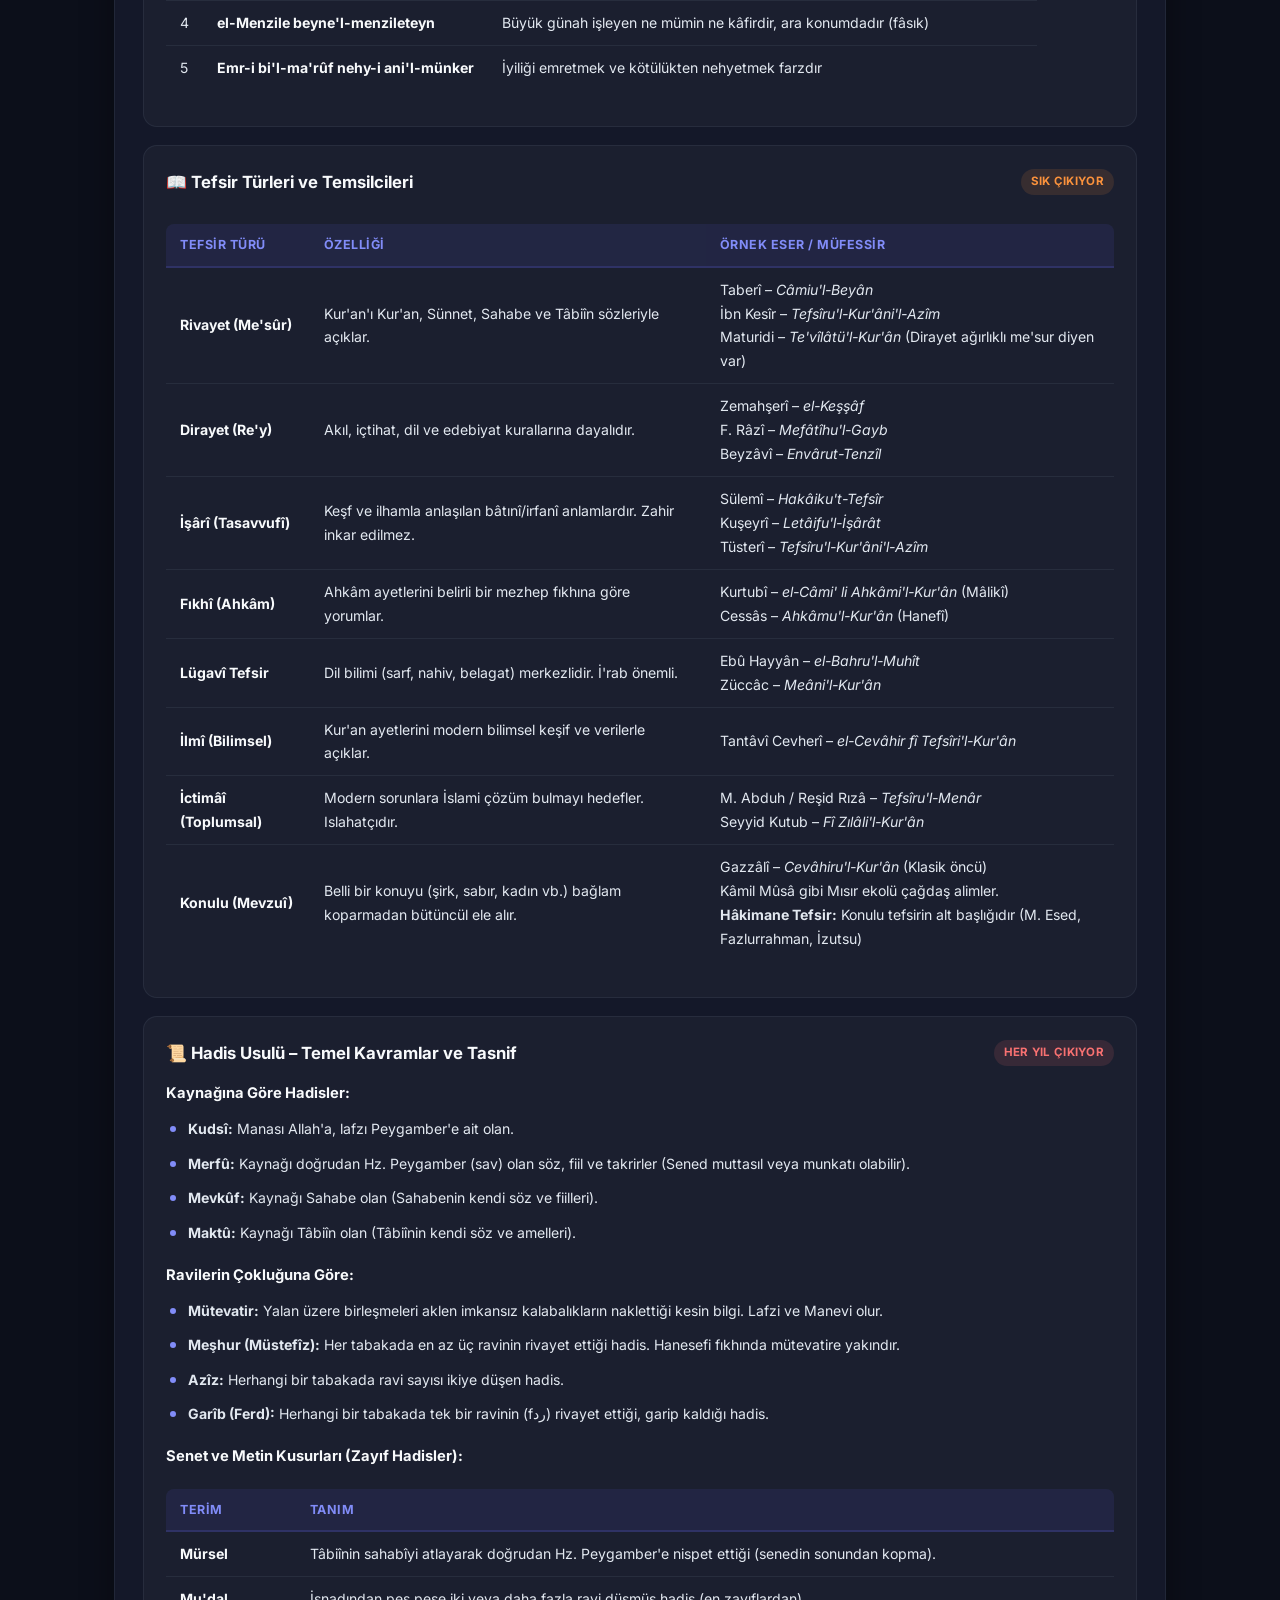
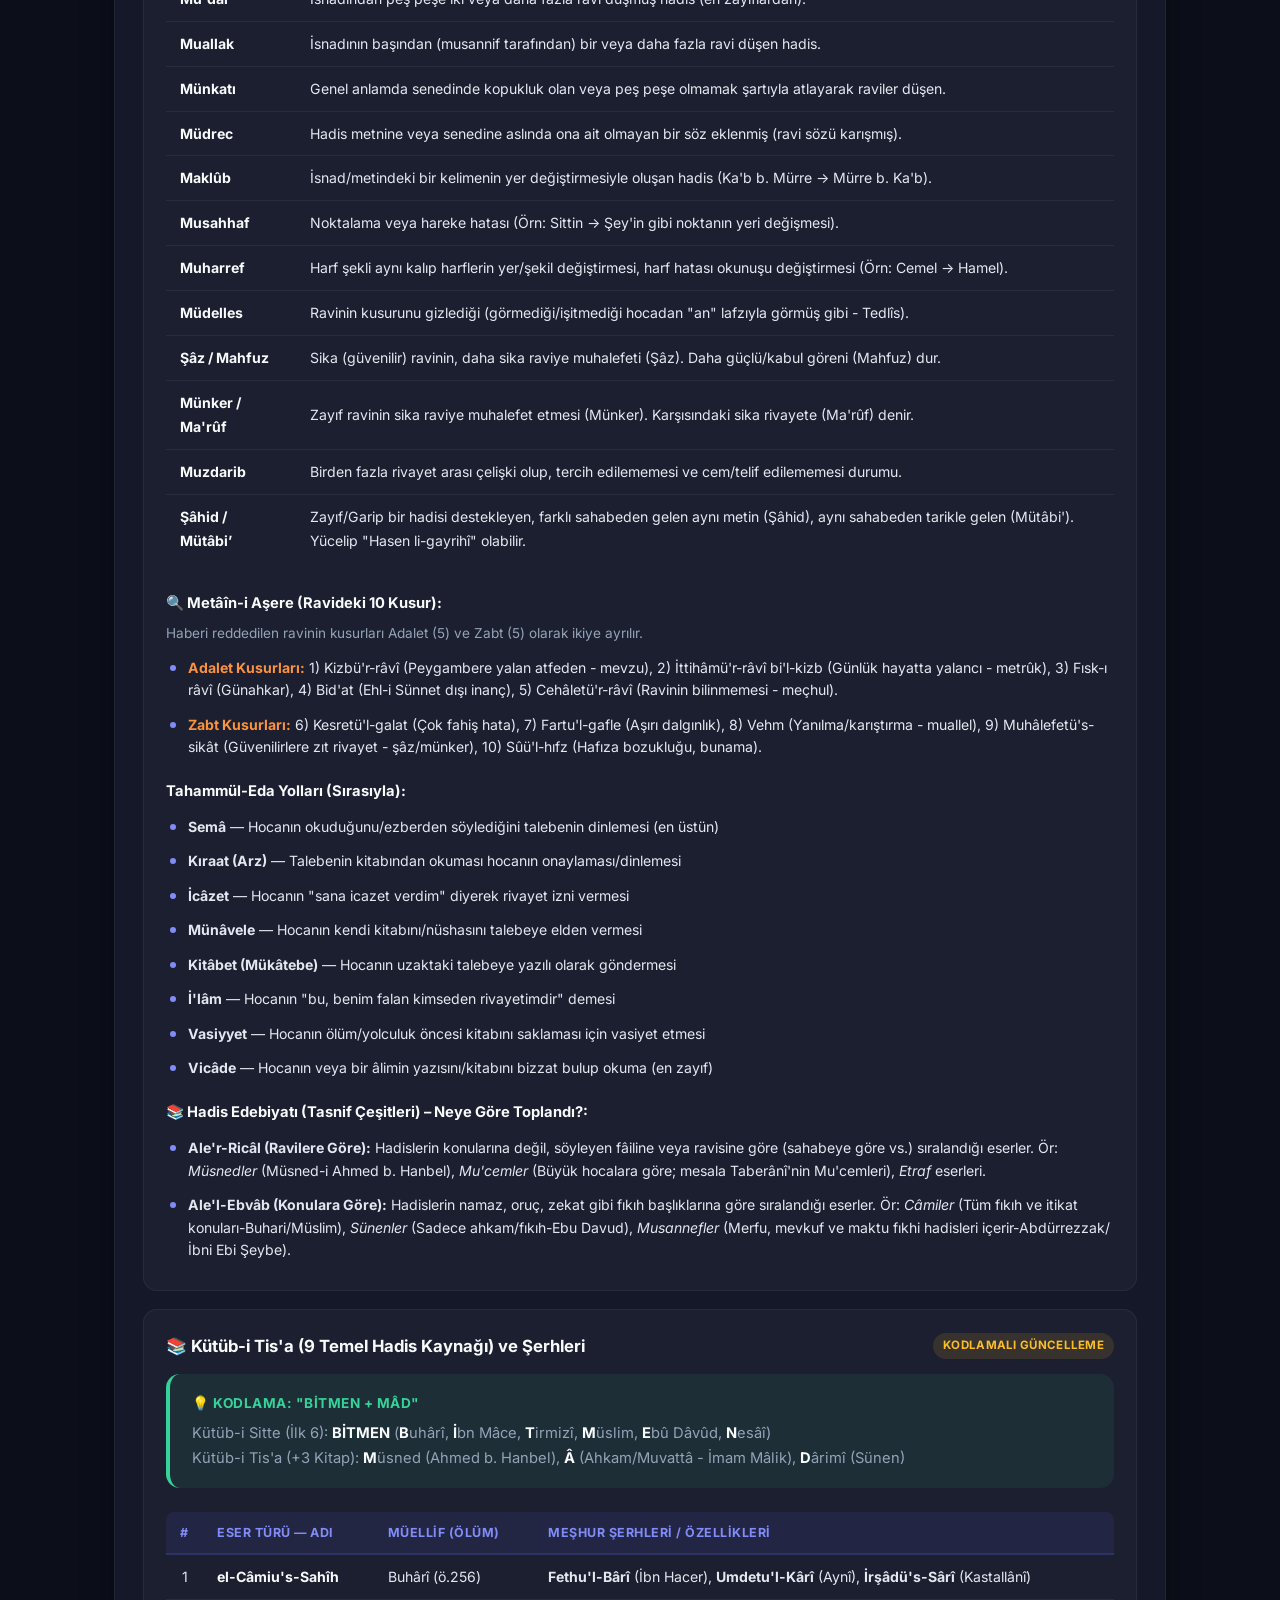
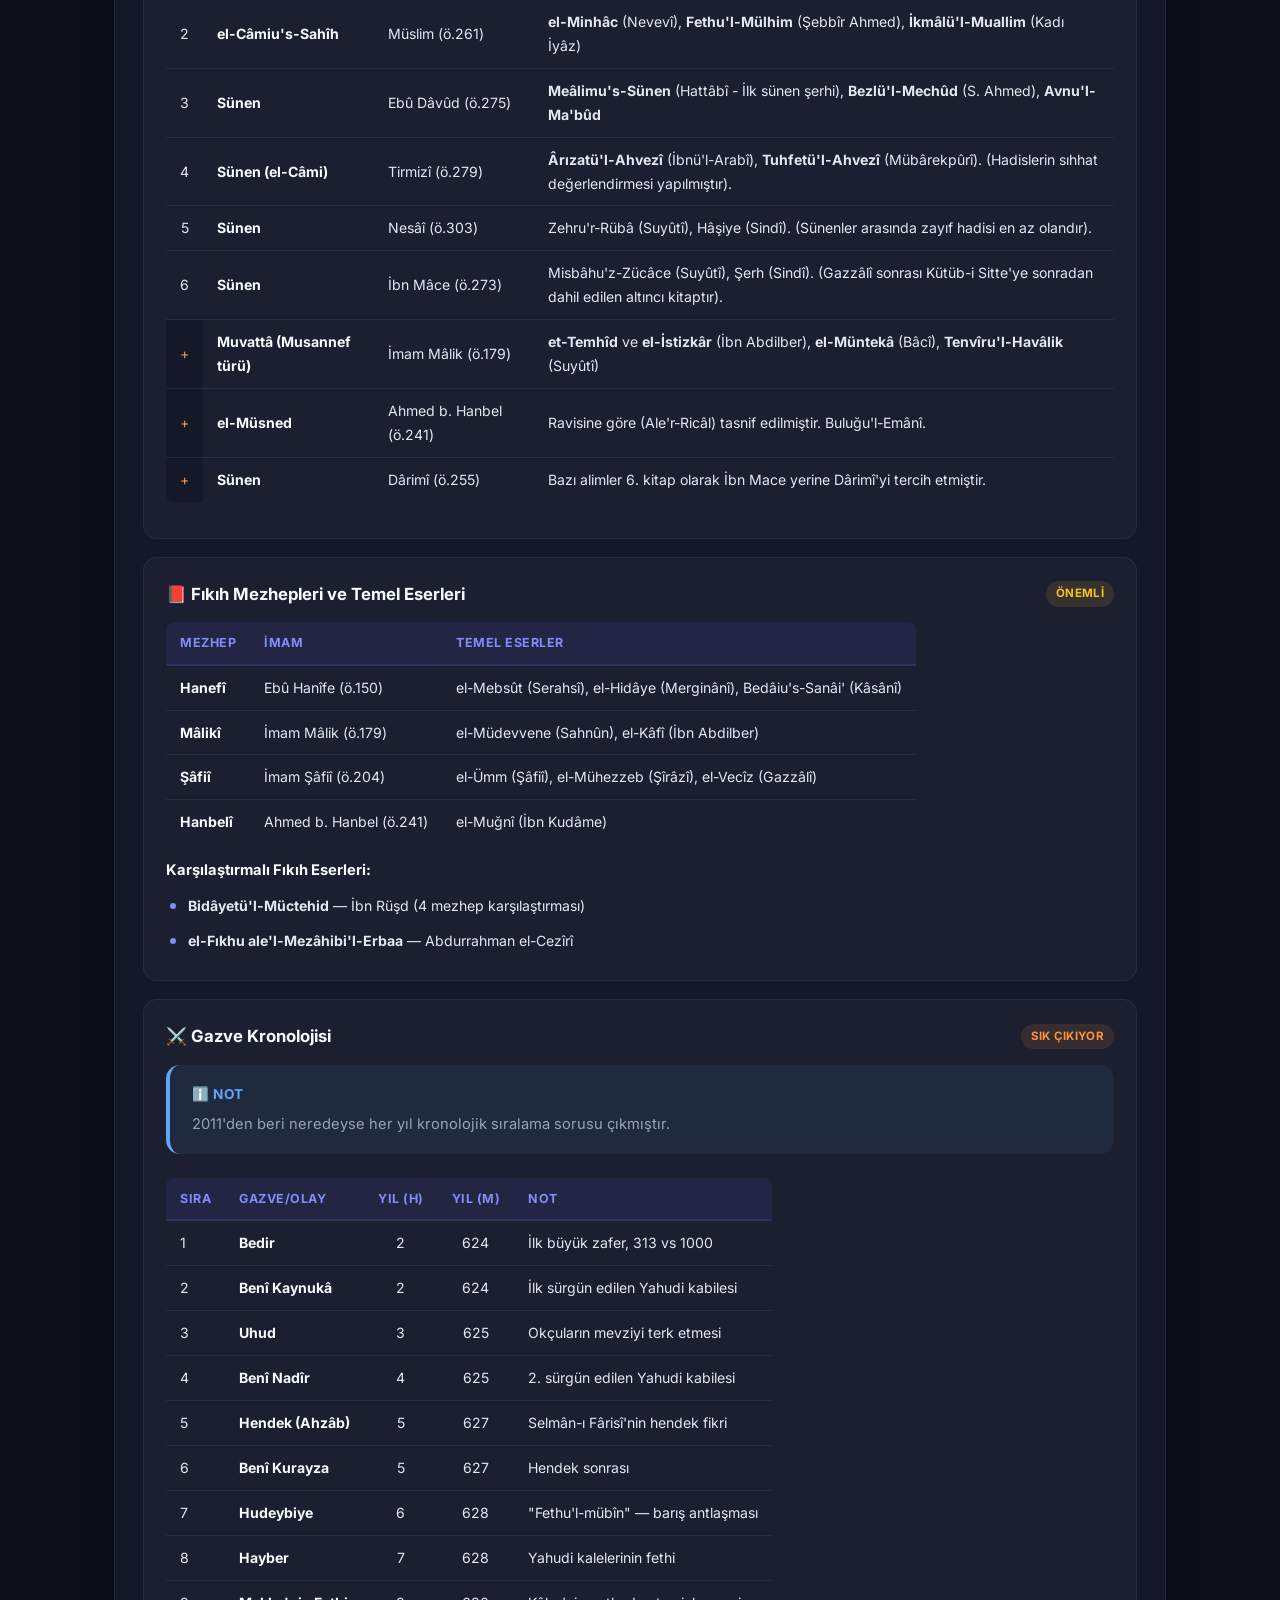
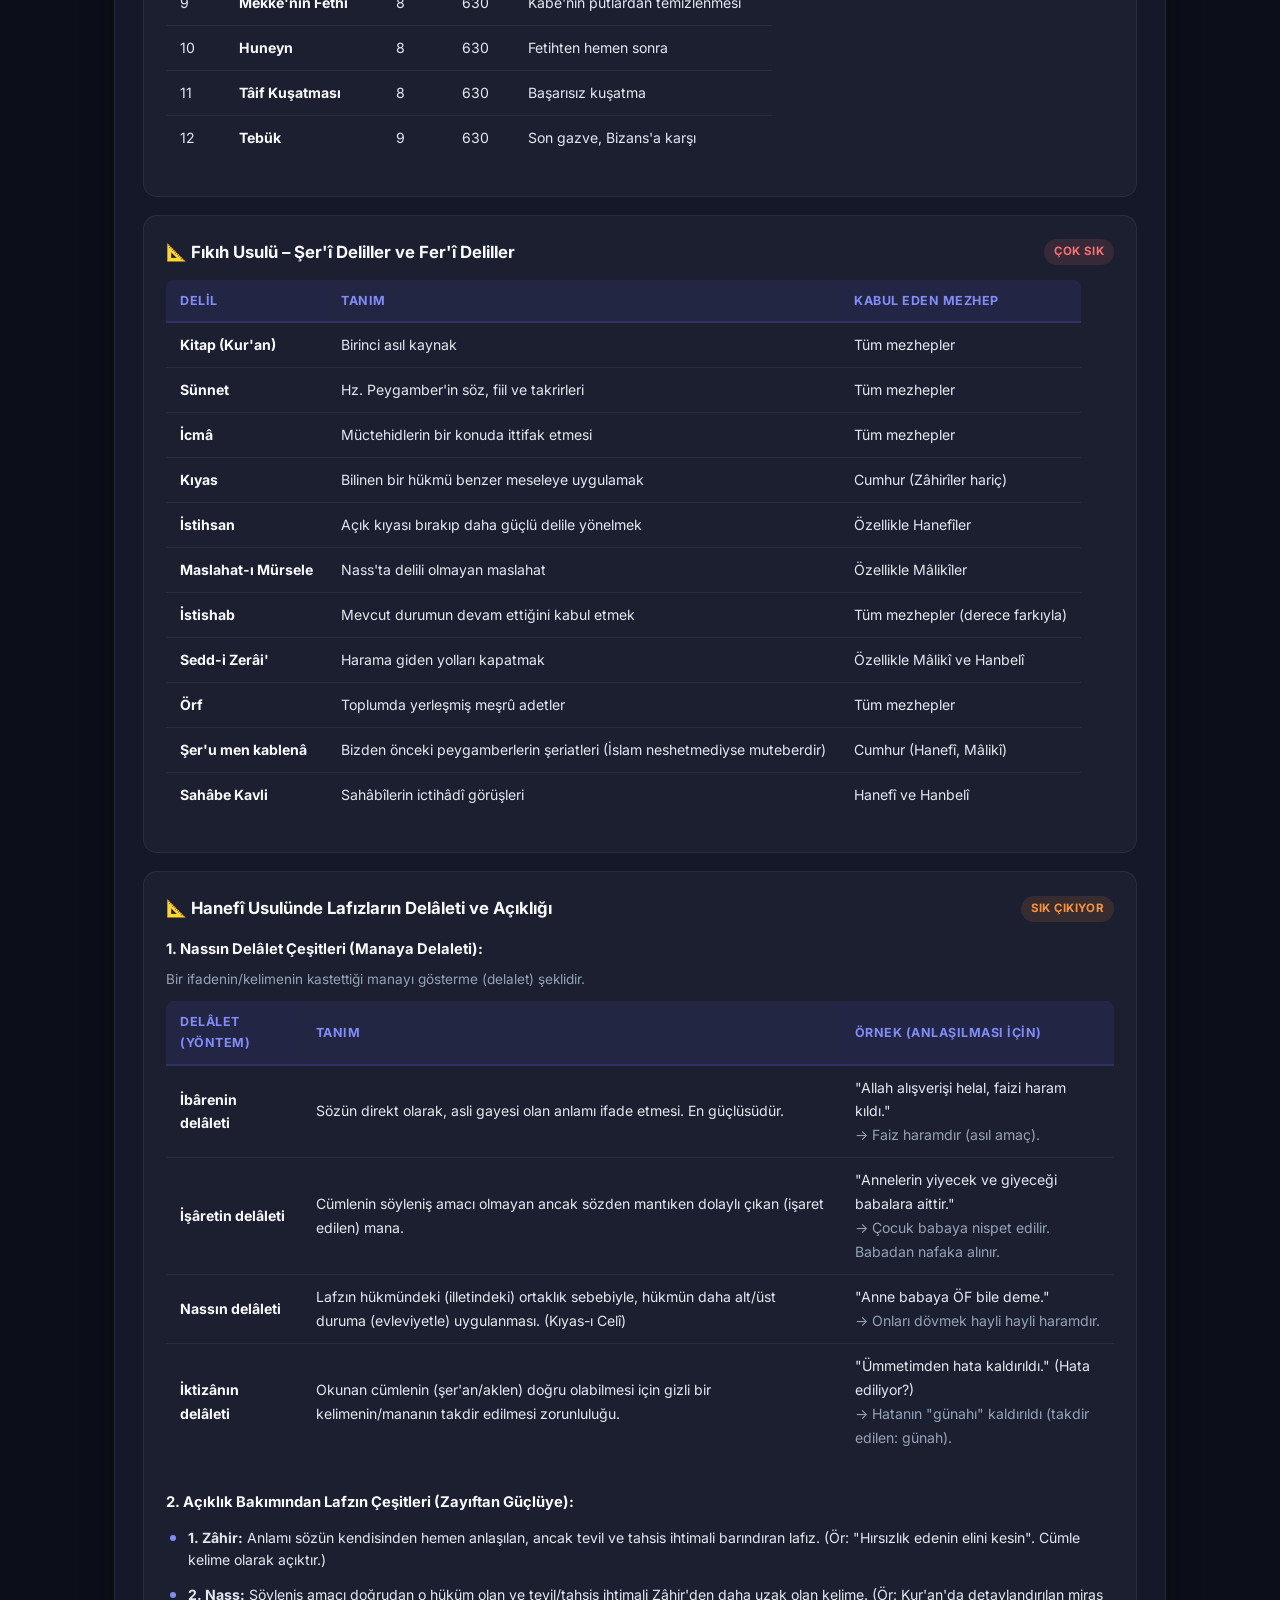
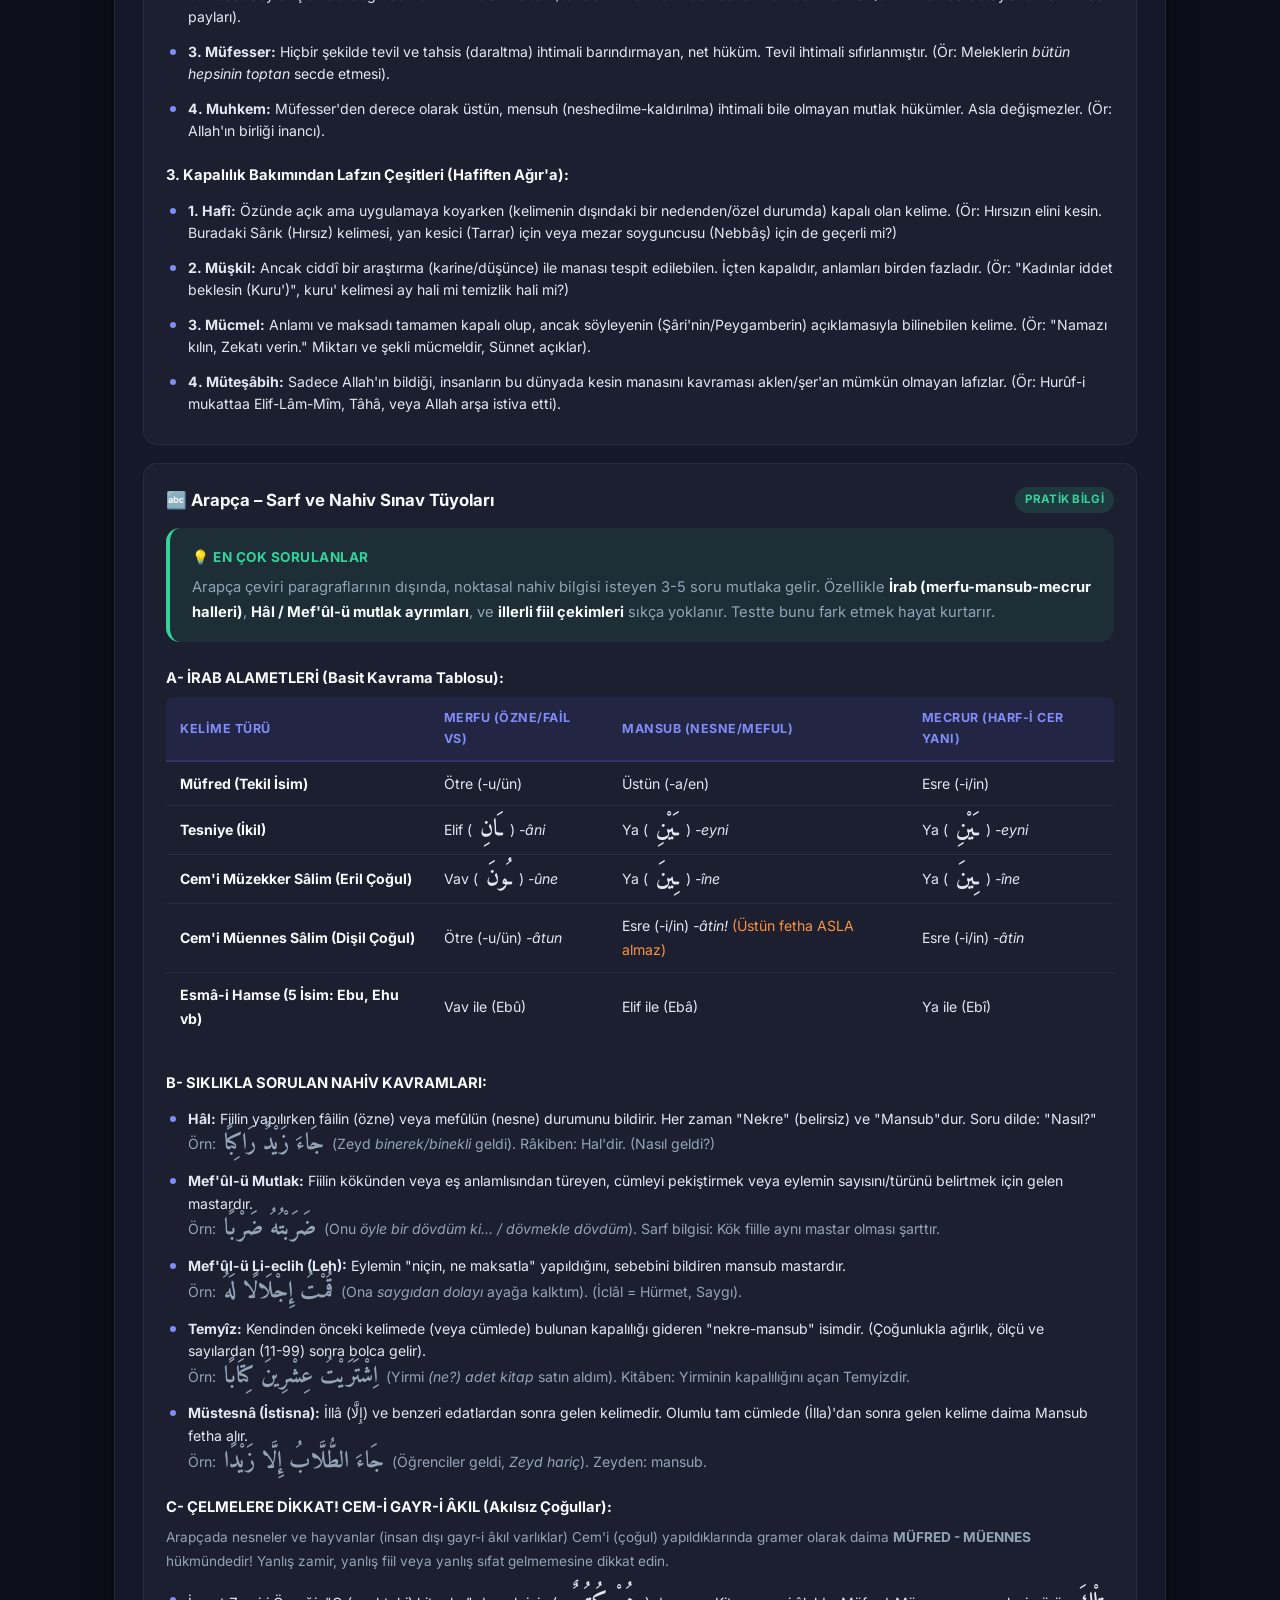
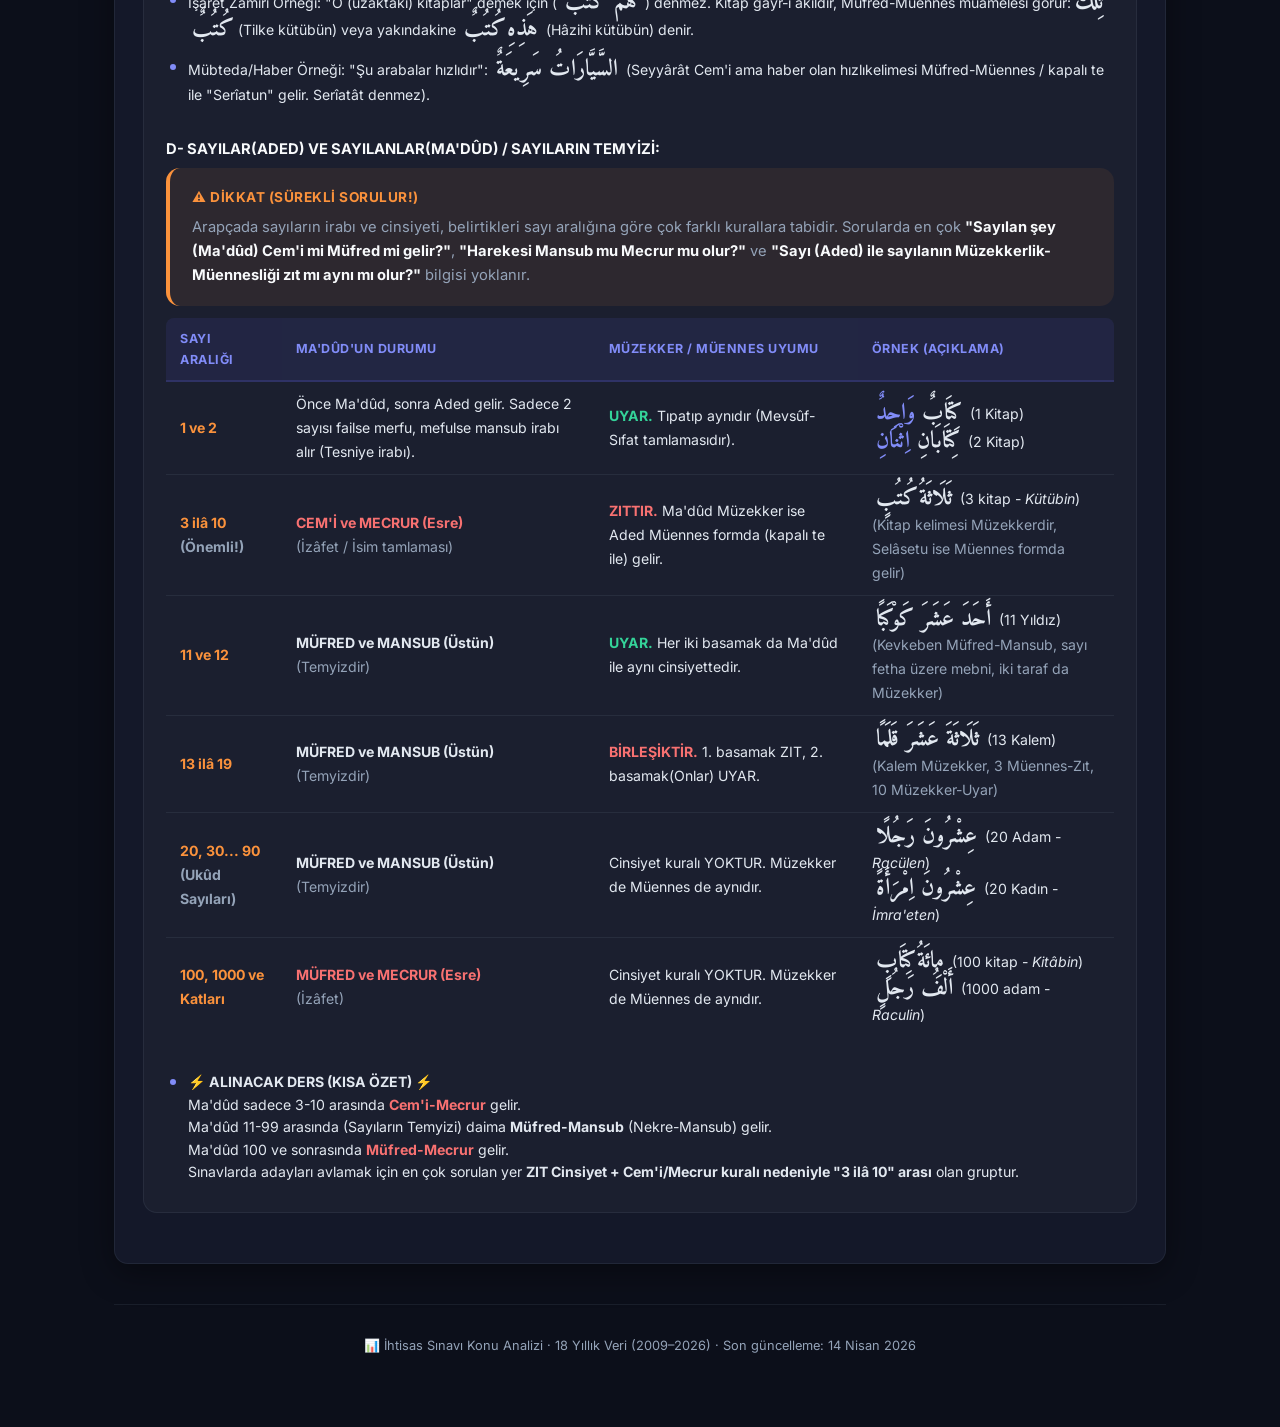
<file: ihtisas.html>
<!DOCTYPE html>
<html lang="tr" dir="ltr">
<head>
<meta charset="UTF-8">
<meta name="viewport" content="width=device-width, initial-scale=1.0">
<title>İhtisas Sınavı Konu Analizi (2009-2026)</title>
<link rel="preconnect" href="https://fonts.googleapis.com">
<link href="https://fonts.googleapis.com/css2?family=Inter:wght@300;400;500;600;700;800;900&family=Amiri:wght@400;700&display=swap" rel="stylesheet">
<style>
:root {
  --bg: #0c0f1a;
  --bg-card: #141829;
  --bg-card-hover: #1a1f37;
  --bg-tab: #1e2340;
  --bg-tab-active: linear-gradient(135deg, #6366f1, #8b5cf6);
  --text: #e2e8f0;
  --text-dim: #94a3b8;
  --text-bright: #f8fafc;
  --accent: #818cf8;
  --accent-2: #a78bfa;
  --green: #34d399;
  --green-dim: rgba(52,211,153,0.15);
  --red: #f87171;
  --red-dim: rgba(248,113,113,0.12);
  --orange: #fb923c;
  --orange-dim: rgba(251,146,60,0.12);
  --yellow: #fbbf24;
  --yellow-dim: rgba(251,191,36,0.12);
  --blue: #60a5fa;
  --blue-dim: rgba(96,165,250,0.12);
  --border: rgba(148,163,184,0.1);
  --radius: 14px;
  --radius-sm: 8px;
  --shadow: 0 8px 32px rgba(0,0,0,0.4);
  --glow: 0 0 40px rgba(99,102,241,0.15);
}

* { margin:0; padding:0; box-sizing:border-box; }
html { scroll-behavior: smooth; }

body {
  font-family: 'Inter', -apple-system, sans-serif;
  background: var(--bg);
  color: var(--text);
  line-height: 1.7;
  min-height: 100vh;
  overflow-x: hidden;
}

/* ===== BACKGROUND EFFECTS ===== */
body::before {
  content: '';
  position: fixed;
  top: -50%; left: -50%;
  width: 200%; height: 200%;
  background: radial-gradient(ellipse at 30% 20%, rgba(99,102,241,0.06) 0%, transparent 50%),
              radial-gradient(ellipse at 70% 80%, rgba(139,92,246,0.05) 0%, transparent 50%),
              radial-gradient(ellipse at 50% 50%, rgba(6,182,212,0.03) 0%, transparent 60%);
  z-index: 0;
  pointer-events: none;
}

.container {
  max-width: 1100px;
  margin: 0 auto;
  padding: 20px 24px 60px;
  position: relative;
  z-index: 1;
}

/* ===== HERO ===== */
.hero {
  text-align: center;
  padding: 50px 20px 40px;
  position: relative;
}

.hero-badge {
  display: inline-flex;
  align-items: center;
  gap: 8px;
  background: linear-gradient(135deg, rgba(99,102,241,0.2), rgba(139,92,246,0.15));
  border: 1px solid rgba(129,140,248,0.25);
  padding: 6px 18px;
  border-radius: 50px;
  font-size: 0.8rem;
  font-weight: 600;
  color: var(--accent);
  letter-spacing: 0.5px;
  margin-bottom: 20px;
}

.hero h1 {
  font-size: clamp(1.8rem, 4.5vw, 2.8rem);
  font-weight: 900;
  background: linear-gradient(135deg, #e2e8f0, #818cf8, #a78bfa);
  -webkit-background-clip: text;
  -webkit-text-fill-color: transparent;
  background-clip: text;
  margin-bottom: 12px;
  letter-spacing: -0.5px;
}

.hero p {
  color: var(--text-dim);
  font-size: 1.05rem;
  max-width: 600px;
  margin: 0 auto;
}

/* ===== EXAM INFO STRIP ===== */
.info-strip {
  display: flex;
  justify-content: center;
  gap: 16px;
  flex-wrap: wrap;
  margin: 30px 0;
}

.info-pill {
  display: flex;
  align-items: center;
  gap: 8px;
  background: var(--bg-card);
  border: 1px solid var(--border);
  padding: 10px 20px;
  border-radius: 50px;
  font-size: 0.88rem;
  font-weight: 500;
}

.info-pill .icon { font-size: 1.1rem; }
.info-pill .val { color: var(--accent); font-weight: 700; }

/* ===== ALERT BOXES ===== */
.alert {
  border-radius: var(--radius);
  padding: 18px 22px;
  margin: 24px 0;
  border-left: 4px solid;
  font-size: 0.92rem;
}
.alert-warn {
  background: rgba(251,146,60,0.08);
  border-color: var(--orange);
}
.alert-warn .alert-title { color: var(--orange); }
.alert-tip {
  background: rgba(52,211,153,0.08);
  border-color: var(--green);
}
.alert-tip .alert-title { color: var(--green); }
.alert-note {
  background: rgba(96,165,250,0.08);
  border-color: var(--blue);
}
.alert-note .alert-title { color: var(--blue); }
.alert-danger {
  background: rgba(248,113,113,0.08);
  border-color: var(--red);
}
.alert-danger .alert-title { color: var(--red); }
.alert-title {
  font-weight: 700;
  font-size: 0.85rem;
  text-transform: uppercase;
  letter-spacing: 0.5px;
  margin-bottom: 6px;
  display: flex;
  align-items: center;
  gap: 6px;
}
.alert p { color: var(--text-dim); line-height: 1.65; }
.alert strong { color: var(--text-bright); }

/* ===== TABS ===== */
.tabs-wrapper {
  margin-top: 10px;
}

.tab-nav {
  display: flex;
  gap: 6px;
  overflow-x: auto;
  padding-bottom: 4px;
  scrollbar-width: thin;
  scrollbar-color: rgba(129,140,248,0.3) transparent;
  -webkit-overflow-scrolling: touch;
}

.tab-nav::-webkit-scrollbar { height: 4px; }
.tab-nav::-webkit-scrollbar-track { background: transparent; }
.tab-nav::-webkit-scrollbar-thumb { background: rgba(129,140,248,0.3); border-radius: 4px; }

.tab-btn {
  flex-shrink: 0;
  padding: 10px 20px;
  border: 1px solid var(--border);
  background: var(--bg-card);
  color: var(--text-dim);
  border-radius: 10px 10px 0 0;
  font-size: 0.82rem;
  font-weight: 600;
  cursor: pointer;
  transition: all 0.25s ease;
  white-space: nowrap;
  font-family: inherit;
}

.tab-btn:hover {
  background: var(--bg-tab);
  color: var(--text);
}

.tab-btn.active {
  background: var(--bg-tab-active);
  color: #fff;
  border-color: transparent;
  box-shadow: 0 4px 15px rgba(99,102,241,0.3);
}

.tab-btn .tab-emoji {
  margin-right: 4px;
  font-size: 0.95rem;
}

.tab-content {
  background: var(--bg-card);
  border: 1px solid var(--border);
  border-radius: 0 var(--radius) var(--radius) var(--radius);
  padding: 32px 28px;
  box-shadow: var(--shadow);
  animation: fadeUp 0.3s ease;
}

@keyframes fadeUp {
  from { opacity: 0; transform: translateY(8px); }
  to { opacity: 1; transform: translateY(0); }
}

.arabic-text {
  font-family: 'Amiri', 'Arabic Typesetting', 'Traditional Arabic', serif;
  font-size: 1.65em;
  font-weight: 700;
  line-height: 1.2;
  padding: 0 4px;
}

.tab-panel { display: none; }
.tab-panel.active { display: block; }

/* ===== SECTION/CARD ===== */
.section-title {
  font-size: 1.3rem;
  font-weight: 800;
  color: var(--text-bright);
  margin-bottom: 6px;
  display: flex;
  align-items: center;
  gap: 10px;
}

.section-subtitle {
  color: var(--text-dim);
  font-size: 0.9rem;
  margin-bottom: 22px;
}

.card {
  background: rgba(255,255,255,0.03);
  border: 1px solid var(--border);
  border-radius: var(--radius);
  padding: 22px;
  margin-bottom: 18px;
  transition: background 0.2s;
}
.card:hover { background: rgba(255,255,255,0.05); }

.card-header {
  display: flex;
  align-items: center;
  justify-content: space-between;
  margin-bottom: 14px;
}

.card-title {
  font-size: 1.05rem;
  font-weight: 700;
  color: var(--text-bright);
}

.badge {
  padding: 3px 10px;
  border-radius: 50px;
  font-size: 0.72rem;
  font-weight: 700;
  letter-spacing: 0.3px;
}
.badge-red { background: var(--red-dim); color: var(--red); }
.badge-orange { background: var(--orange-dim); color: var(--orange); }
.badge-yellow { background: var(--yellow-dim); color: var(--yellow); }
.badge-green { background: var(--green-dim); color: var(--green); }
.badge-blue { background: var(--blue-dim); color: var(--blue); }

/* ===== TABLES ===== */
table {
  width: 100%;
  border-collapse: separate;
  border-spacing: 0;
  font-size: 0.88rem;
  margin: 14px 0;
}

thead th {
  background: rgba(99,102,241,0.1);
  color: var(--accent);
  font-weight: 700;
  font-size: 0.78rem;
  text-transform: uppercase;
  letter-spacing: 0.5px;
  padding: 10px 14px;
  text-align: left;
  border-bottom: 2px solid rgba(99,102,241,0.2);
}

thead th:first-child { border-radius: var(--radius-sm) 0 0 0; }
thead th:last-child { border-radius: 0 var(--radius-sm) 0 0; }

tbody td {
  padding: 10px 14px;
  border-bottom: 1px solid var(--border);
  color: var(--text);
}

tbody tr:hover td { background: rgba(129,140,248,0.04); }

tbody tr:last-child td { border-bottom: none; }
tbody tr:last-child td:first-child { border-radius: 0 0 0 var(--radius-sm); }
tbody tr:last-child td:last-child { border-radius: 0 0 var(--radius-sm) 0; }

.t-center { text-align: center; }
.t-right { text-align: right; }
.t-bold { font-weight: 700; color: var(--text-bright); }
.t-dim { color: var(--text-dim); }
.t-accent { color: var(--accent); font-weight: 700; }
.t-green { color: var(--green); font-weight: 700; }
.t-orange { color: var(--orange); font-weight: 700; }
.t-red { color: var(--red); font-weight: 700; }

/* ===== PROGRESS BARS ===== */
.progress-row {
  display: flex;
  align-items: center;
  gap: 12px;
  margin-bottom: 10px;
}

.progress-label {
  flex: 0 0 160px;
  font-size: 0.85rem;
  font-weight: 500;
  text-align: right;
  color: var(--text);
}

.progress-bar-bg {
  flex: 1;
  height: 26px;
  background: rgba(255,255,255,0.04);
  border-radius: 6px;
  overflow: hidden;
  position: relative;
}

.progress-bar-fill {
  height: 100%;
  border-radius: 6px;
  display: flex;
  align-items: center;
  justify-content: flex-end;
  padding-right: 10px;
  font-size: 0.75rem;
  font-weight: 700;
  color: #fff;
  transition: width 1s ease;
  min-width: 38px;
}

.fill-indigo { background: linear-gradient(90deg, #6366f1, #818cf8); }
.fill-emerald { background: linear-gradient(90deg, #059669, #34d399); }
.fill-sky { background: linear-gradient(90deg, #0284c7, #38bdf8); }
.fill-amber { background: linear-gradient(90deg, #d97706, #fbbf24); }
.fill-violet { background: linear-gradient(90deg, #7c3aed, #a78bfa); }
.fill-rose { background: linear-gradient(90deg, #e11d48, #fb7185); }
.fill-teal { background: linear-gradient(90deg, #0d9488, #2dd4bf); }
.fill-orange { background: linear-gradient(90deg, #ea580c, #fb923c); }
.fill-slate { background: linear-gradient(90deg, #475569, #94a3b8); }
.fill-pink { background: linear-gradient(90deg, #db2777, #f472b6); }
.fill-cyan { background: linear-gradient(90deg, #0891b2, #22d3ee); }

.progress-val {
  flex: 0 0 55px;
  font-size: 0.82rem;
  font-weight: 600;
  color: var(--text-dim);
}

/* ===== LISTS ===== */
.topic-list {
  list-style: none;
  padding: 0;
}

.topic-list li {
  position: relative;
  padding: 6px 0 6px 22px;
  font-size: 0.88rem;
  color: var(--text);
  line-height: 1.6;
}

.topic-list li::before {
  content: '';
  position: absolute;
  left: 4px;
  top: 14px;
  width: 6px;
  height: 6px;
  border-radius: 50%;
  background: var(--accent);
}

/* ===== CHECKLIST ===== */
.checklist { list-style: none; padding: 0; }

.checklist li {
  padding: 8px 0 8px 30px;
  position: relative;
  font-size: 0.88rem;
  color: var(--text);
  border-bottom: 1px solid rgba(148,163,184,0.06);
}

.checklist li::before {
  content: '';
  position: absolute;
  left: 2px;
  top: 11px;
  width: 16px;
  height: 16px;
  border: 2px solid var(--accent);
  border-radius: 4px;
  background: transparent;
}

.checklist li:last-child { border-bottom: none; }

/* ===== PRIORITY GROUPS ===== */
.priority-group {
  border-radius: var(--radius);
  padding: 20px;
  margin-bottom: 18px;
}

.priority-1 { background: rgba(248,113,113,0.06); border: 1px solid rgba(248,113,113,0.15); }
.priority-2 { background: rgba(251,146,60,0.06); border: 1px solid rgba(251,146,60,0.12); }
.priority-3 { background: rgba(251,191,36,0.06); border: 1px solid rgba(251,191,36,0.10); }

.priority-header {
  font-size: 1.05rem;
  font-weight: 800;
  margin-bottom: 16px;
  display: flex;
  align-items: center;
  gap: 8px;
}

.priority-1 .priority-header { color: var(--red); }
.priority-2 .priority-header { color: var(--orange); }
.priority-3 .priority-header { color: var(--yellow); }

.sub-section {
  margin-bottom: 14px;
  padding-left: 10px;
}

.sub-title {
  font-weight: 700;
  font-size: 0.92rem;
  color: var(--text-bright);
  margin-bottom: 6px;
}

/* ===== TREND LIST ===== */
.trend-list {
  list-style: none;
  padding: 0;
  counter-reset: trend;
}

.trend-list li {
  counter-increment: trend;
  padding: 12px 0 12px 40px;
  position: relative;
  font-size: 0.88rem;
  color: var(--text);
  border-bottom: 1px solid var(--border);
}

.trend-list li::before {
  content: counter(trend);
  position: absolute;
  left: 0;
  top: 12px;
  width: 26px;
  height: 26px;
  background: var(--bg-tab-active);
  border-radius: 8px;
  display: flex;
  align-items: center;
  justify-content: center;
  font-size: 0.75rem;
  font-weight: 800;
  color: #fff;
}

.trend-list li:last-child { border-bottom: none; }

/* ===== GOLDEN TABLE ===== */
.gold-table { margin-top: 10px; }
.gold-table thead th {
  background: rgba(251,191,36,0.12);
  color: var(--yellow);
}
.gold-table tbody tr.total-row td {
  background: rgba(251,191,36,0.07);
  font-weight: 800;
  color: var(--yellow);
  border-top: 2px solid rgba(251,191,36,0.3);
}

/* ===== DONUT CHART (CSS only) ===== */
.donut-wrapper {
  display: flex;
  align-items: center;
  justify-content: center;
  gap: 40px;
  flex-wrap: wrap;
  margin: 20px 0;
}

.donut {
  width: 200px;
  height: 200px;
  border-radius: 50%;
  position: relative;
  /* We'll use conic-gradient */
}

.donut-center {
  position: absolute;
  inset: 30px;
  background: var(--bg-card);
  border-radius: 50%;
  display: flex;
  flex-direction: column;
  align-items: center;
  justify-content: center;
}

.donut-center .big { font-size: 1.6rem; font-weight: 900; color: var(--text-bright); }
.donut-center .small { font-size: 0.72rem; color: var(--text-dim); margin-top: 2px; }

.donut-legend {
  display: flex;
  flex-direction: column;
  gap: 8px;
}

.legend-item {
  display: flex;
  align-items: center;
  gap: 10px;
  font-size: 0.82rem;
}

.legend-dot {
  width: 12px;
  height: 12px;
  border-radius: 3px;
  flex-shrink: 0;
}

.legend-label { color: var(--text); }
.legend-val { color: var(--text-dim); margin-left: auto; font-weight: 600; }

/* ===== FOOTER ===== */
.footer {
  text-align: center;
  padding: 30px 0 10px;
  color: var(--text-dim);
  font-size: 0.8rem;
  border-top: 1px solid var(--border);
  margin-top: 40px;
}

/* ===== RESPONSIVE ===== */

/* All tables scrollable on mobile */
table { display: block; overflow-x: auto; -webkit-overflow-scrolling: touch; }
thead, tbody, tr { min-width: 100%; }

/* Touch-friendly taps */
button, .tab-btn { -webkit-tap-highlight-color: transparent; }

@media (max-width: 768px) {
  .container { padding: 10px 12px 40px; }
  .hero { padding: 30px 10px 24px; }
  .hero h1 { font-size: 1.5rem; }
  .hero p { font-size: 0.9rem; }

  .tab-content { padding: 18px 14px; }
  .tab-btn { padding: 9px 14px; font-size: 0.76rem; }

  .section-title { font-size: 1.1rem; flex-wrap: wrap; }
  .section-subtitle { font-size: 0.82rem; }

  .progress-label { flex: 0 0 90px; font-size: 0.76rem; }
  .progress-val { flex: 0 0 44px; font-size: 0.76rem; }
  .progress-bar-bg { height: 22px; }
  .progress-bar-fill { font-size: 0.68rem; min-width: 30px; }

  .info-strip { gap: 8px; }
  .info-pill { padding: 7px 12px; font-size: 0.78rem; }

  .donut-wrapper { flex-direction: column; gap: 16px; }
  .donut { width: 170px; height: 170px; }
  .donut-center { inset: 26px; }
  .donut-center .big { font-size: 1.4rem; }
  .donut-legend { flex-direction: row; flex-wrap: wrap; gap: 6px 16px; justify-content: center; }
  .legend-item { font-size: 0.75rem; gap: 6px; }
  .legend-dot { width: 10px; height: 10px; }

  .card { padding: 14px; margin-bottom: 14px; }
  .card-header { flex-direction: column; align-items: flex-start; gap: 8px; }
  .card-title { font-size: 0.95rem; }

  .alert { padding: 14px 16px; font-size: 0.85rem; }
  .alert-title { font-size: 0.78rem; }

  .priority-group { padding: 14px; }
  .priority-header { font-size: 0.9rem; flex-wrap: wrap; }
  .sub-title { font-size: 0.85rem; }

  .arabic-grid { grid-template-columns: 1fr; gap: 8px; }
  .arabic-item { padding: 10px 12px; gap: 10px; }
  .arabic-info .ar-label { font-size: 0.78rem; }
  .arabic-info .ar-desc { font-size: 0.7rem; }

  .topic-list li { font-size: 0.82rem; padding-left: 18px; }
  .checklist li { font-size: 0.82rem; padding-left: 28px; }

  .trend-list li { padding-left: 36px; font-size: 0.82rem; }
  .trend-list li::before { width: 22px; height: 22px; font-size: 0.7rem; }

  thead th { font-size: 0.7rem; padding: 8px 10px; white-space: nowrap; }
  tbody td { font-size: 0.8rem; padding: 8px 10px; white-space: nowrap; }

  .footer { font-size: 0.72rem; }
}

@media (max-width: 480px) {
  .container { padding: 6px 8px 30px; }
  .hero { padding: 20px 6px 18px; }
  .hero h1 { font-size: 1.25rem; }
  .hero p { font-size: 0.82rem; }
  .hero-badge { font-size: 0.7rem; padding: 5px 12px; }

  .tab-content { padding: 14px 10px; border-radius: 0 10px 10px 10px; }
  .tab-btn { padding: 8px 10px; font-size: 0.7rem; }
  .tab-btn .tab-emoji { font-size: 0.82rem; margin-right: 2px; }

  .info-strip { gap: 6px; }
  .info-pill { padding: 6px 10px; font-size: 0.72rem; gap: 5px; }

  .progress-label { flex: 0 0 72px; font-size: 0.7rem; }
  .progress-val { flex: 0 0 36px; font-size: 0.7rem; }

  .section-title { font-size: 0.98rem; }
  .donut { width: 140px; height: 140px; }
  .donut-center { inset: 20px; }
  .donut-center .big { font-size: 1.2rem; }
  .donut-center .small { font-size: 0.62rem; }

  .card { padding: 12px; }
  .card-title { font-size: 0.88rem; }
  .alert { padding: 12px 12px; }
  .priority-group { padding: 12px; }
  .priority-header { font-size: 0.82rem; }
}

/* mini stat cards */
.stat-grid {
  display: grid;
  grid-template-columns: repeat(auto-fit, minmax(200px, 1fr));
  gap: 14px;
  margin: 18px 0;
}

.stat-card {
  background: rgba(255,255,255,0.03);
  border: 1px solid var(--border);
  border-radius: var(--radius);
  padding: 18px;
  text-align: center;
}

.stat-card .stat-val {
  font-size: 2rem;
  font-weight: 900;
  background: linear-gradient(135deg, var(--accent), var(--accent-2));
  -webkit-background-clip: text;
  -webkit-text-fill-color: transparent;
  background-clip: text;
}

.stat-card .stat-label {
  font-size: 0.78rem;
  color: var(--text-dim);
  margin-top: 4px;
  font-weight: 500;
}

/* divider */
.divider {
  border: none;
  height: 1px;
  background: var(--border);
  margin: 28px 0;
}

/* arabic highlight section */
.arabic-grid {
  display: grid;
  grid-template-columns: repeat(auto-fit, minmax(280px, 1fr));
  gap: 12px;
  margin: 16px 0;
}

.arabic-item {
  display: flex;
  align-items: center;
  gap: 12px;
  padding: 14px 16px;
  background: rgba(255,255,255,0.03);
  border: 1px solid var(--border);
  border-radius: var(--radius-sm);
}

.arabic-dot {
  width: 14px; height: 14px;
  border-radius: 50%;
  flex-shrink: 0;
}

.arabic-info { flex: 1; }
.arabic-info .ar-label { font-size: 0.82rem; font-weight: 600; color: var(--text-bright); }
.arabic-info .ar-desc { font-size: 0.76rem; color: var(--text-dim); }
.arabic-val { font-size: 1.1rem; font-weight: 800; color: var(--accent); flex-shrink: 0; }
</style>
</head>
<body>

<div class="container">

<!-- ===== HERO ===== -->
<div class="hero">
  <div class="hero-badge">📊 18 YILLIK VERİ ANALİZİ</div>
  <h1>Diyanet Yüksek İhtisas Sınavı<br>Konu Analizi</h1>
  <p>2009–2026 yılları arasındaki tüm çıkmış soruların kapsamlı analizi ve son gün tekrar stratejisi</p>
</div>

<!-- ===== INFO STRIP ===== -->
<div class="info-strip">
  <div class="info-pill"><span class="icon">📝</span> Soru: <span class="val">80–100</span></div>
  <div class="info-pill"><span class="icon">⏱️</span> Süre: <span class="val">120–150 dk</span></div>
  <div class="info-pill"><span class="icon">✅</span> Değerlendirme: <span class="val">Sadece doğrular</span></div>
  <div class="info-pill"><span class="icon">📅</span> Veri: <span class="val">2009–2026</span></div>
</div>

<div class="alert alert-note" style="margin-top:0;">
  <div class="alert-title">ℹ️ 2026 FORMAT DEĞİŞİKLİĞİ</div>
  <p>2026 sınavında soru sayısı <strong>100'den 80'e</strong>, süre <strong>150 dk'dan 120 dk'ya</strong> düşürüldü. Her soru <strong>1.25 puan</strong> değerinde. Aşağıdaki tablolarda 2026 verileri bu yeni formata göre dahil edilmiştir.</p>
</div>

<!-- ===== CRITICAL ARABIC ALERT ===== -->
<div class="alert alert-warn">
  <div class="alert-title">⚠️ KRİTİK BULGU: ARAPÇA İÇERİKLİ SORULAR</div>
  <p>Sınavda sadece "Arapça dil bilgisi" başlığı altında ~30 soru çıkmaz. <strong>Soruların yaklaşık %35-40'ı Arapça metin içerir!</strong> Tefsir, Hadis ve Fıkıh sorularının önemli bir kısmında da Arapça okuma becerisi gerekir. Arapça metin okuma pratiği, konu bilgisinden bağımsız olarak en az 10 ek soru kazandırabilir.</p>
</div>

<!-- ===== ARABIC CONTENT BREAKDOWN ===== -->
<div class="card" style="margin-bottom:28px;">
  <div class="card-header">
    <div class="card-title">Arapça İçerikli Soruların Dağılımı <span style="color:var(--text-dim);font-weight:400;font-size:0.85rem;">(Son 5 Yıl Ortalaması)</span></div>
    <span class="badge badge-orange">~%40</span>
  </div>
  <div class="arabic-grid">
    <div class="arabic-item">
      <div class="arabic-dot" style="background:#34d399;"></div>
      <div class="arabic-info"><div class="ar-label">Arapça Çeviri/Paragraf</div><div class="ar-desc">Cümle tamamlama, eş/zıt anlam, Türkçe↔Arapça</div></div>
      <div class="arabic-val">~12</div>
    </div>
    <div class="arabic-item">
      <div class="arabic-dot" style="background:#60a5fa;"></div>
      <div class="arabic-info"><div class="ar-label">Ayet Okuma/Meali</div><div class="ar-desc">Ayet meali, kelimelerin anlamları, sûre eşleştirme</div></div>
      <div class="arabic-val">~11</div>
    </div>
    <div class="arabic-item">
      <div class="arabic-dot" style="background:#a78bfa;"></div>
      <div class="arabic-info"><div class="ar-label">Nahiv/Sarf (Arapça metin)</div><div class="ar-desc">İrab, bab tayini, kelime türü belirleme</div></div>
      <div class="arabic-val">~8</div>
    </div>
    <div class="arabic-item">
      <div class="arabic-dot" style="background:#fbbf24;"></div>
      <div class="arabic-info"><div class="ar-label">Hadis Tercümesi/Anlama</div><div class="ar-desc">Hadis çevirisi, altı çizili kelimelerin anlamı</div></div>
      <div class="arabic-val">~4</div>
    </div>
    <div class="arabic-item">
      <div class="arabic-dot" style="background:#94a3b8;"></div>
      <div class="arabic-info"><div class="ar-label">Diğer Arapça İçerikli</div><div class="ar-desc">Fıkhî metinler, kelâmî ibâreler, tecvid</div></div>
      <div class="arabic-val">~6</div>
    </div>
  </div>
</div>

<!-- ===== TABS ===== -->
<div class="tabs-wrapper">
  <div class="tab-nav" id="tabNav">
    <button class="tab-btn active" data-tab="overview"><span class="tab-emoji">📈</span>Genel Bakış</button>
    <button class="tab-btn" data-tab="arapca"><span class="tab-emoji">🔤</span>Arapça</button>
    <button class="tab-btn" data-tab="fikih"><span class="tab-emoji">⚖️</span>Fıkıh</button>
    <button class="tab-btn" data-tab="tefsir"><span class="tab-emoji">📖</span>Tefsir</button>
    <button class="tab-btn" data-tab="hadis"><span class="tab-emoji">📜</span>Hadis</button>
    <button class="tab-btn" data-tab="kelam"><span class="tab-emoji">🧠</span>Kelam</button>
    <button class="tab-btn" data-tab="diger"><span class="tab-emoji">🌍</span>Diğer</button>
    <button class="tab-btn" data-tab="strateji"><span class="tab-emoji">⚡</span>Son Gün</button>
    <button class="tab-btn" data-tab="trendler"><span class="tab-emoji">📌</span>Trendler</button>
  </div>

  <div class="tab-content">

    <!-- ====== TAB: OVERVIEW ====== -->
    <div class="tab-panel active" id="tab-overview">
      <div class="section-title">📈 Ana Konu Dağılımı</div>
      <div class="section-subtitle">Tüm yıllar birlikte değerlendirildiğinde (2009–2026)</div>

      <!-- Donut -->
      <div class="donut-wrapper">
        <div class="donut" style="background: conic-gradient(
          #818cf8 0% 30%,
          #34d399 30% 50%,
          #38bdf8 50% 65%,
          #fbbf24 65% 77%,
          #a78bfa 77% 84%,
          #fb923c 84% 87%,
          #f472b6 87% 89%,
          #22d3ee 89% 91%,
          #fb7185 91% 93%,
          #94a3b8 93% 95%,
          #475569 95% 100%
        );">
          <div class="donut-center">
            <div class="big">100</div>
            <div class="small">soru/yıl</div>
          </div>
        </div>
        <div class="donut-legend">
          <div class="legend-item"><div class="legend-dot" style="background:#818cf8;"></div><span class="legend-label">Arapça</span><span class="legend-val">~30%</span></div>
          <div class="legend-item"><div class="legend-dot" style="background:#34d399;"></div><span class="legend-label">Fıkıh</span><span class="legend-val">~20%</span></div>
          <div class="legend-item"><div class="legend-dot" style="background:#38bdf8;"></div><span class="legend-label">Tefsir</span><span class="legend-val">~15%</span></div>
          <div class="legend-item"><div class="legend-dot" style="background:#fbbf24;"></div><span class="legend-label">Hadis</span><span class="legend-val">~12%</span></div>
          <div class="legend-item"><div class="legend-dot" style="background:#a78bfa;"></div><span class="legend-label">Kelam</span><span class="legend-val">~7%</span></div>
          <div class="legend-item"><div class="legend-dot" style="background:#fb923c;"></div><span class="legend-label">Siyer</span><span class="legend-val">~3%</span></div>
          <div class="legend-item"><div class="legend-dot" style="background:#f472b6;"></div><span class="legend-label">Tasavvuf</span><span class="legend-val">~2%</span></div>
          <div class="legend-item"><div class="legend-dot" style="background:#22d3ee;"></div><span class="legend-label">Dinler Tarihi</span><span class="legend-val">~2%</span></div>
          <div class="legend-item"><div class="legend-dot" style="background:#fb7185;"></div><span class="legend-label">İsl. Felsefesi</span><span class="legend-val">~2%</span></div>
          <div class="legend-item"><div class="legend-dot" style="background:#94a3b8;"></div><span class="legend-label">Diyanet/Mevzuat</span><span class="legend-val">~2%</span></div>
          <div class="legend-item"><div class="legend-dot" style="background:#475569;"></div><span class="legend-label">Kültürel/Güncel</span><span class="legend-val">~1%</span></div>
        </div>
      </div>

      <!-- Bar chart -->
      <div style="margin-top:30px;">
        <div class="progress-row"><div class="progress-label">Arapça</div><div class="progress-bar-bg"><div class="progress-bar-fill fill-indigo" style="width:100%;">~30</div></div><div class="progress-val">~30%</div></div>
        <div class="progress-row"><div class="progress-label">Fıkıh</div><div class="progress-bar-bg"><div class="progress-bar-fill fill-emerald" style="width:66%;">~20</div></div><div class="progress-val">~20%</div></div>
        <div class="progress-row"><div class="progress-label">Tefsir</div><div class="progress-bar-bg"><div class="progress-bar-fill fill-sky" style="width:50%;">~15</div></div><div class="progress-val">~15%</div></div>
        <div class="progress-row"><div class="progress-label">Hadis</div><div class="progress-bar-bg"><div class="progress-bar-fill fill-amber" style="width:40%;">~12</div></div><div class="progress-val">~12%</div></div>
        <div class="progress-row"><div class="progress-label">Kelam</div><div class="progress-bar-bg"><div class="progress-bar-fill fill-violet" style="width:23%;">~7</div></div><div class="progress-val">~7%</div></div>
        <div class="progress-row"><div class="progress-label">Siyer</div><div class="progress-bar-bg"><div class="progress-bar-fill fill-orange" style="width:10%;">~3</div></div><div class="progress-val">~3%</div></div>
        <div class="progress-row"><div class="progress-label">Tasavvuf</div><div class="progress-bar-bg"><div class="progress-bar-fill fill-pink" style="width:7%;">~2</div></div><div class="progress-val">~2%</div></div>
        <div class="progress-row"><div class="progress-label">Dinler Tarihi</div><div class="progress-bar-bg"><div class="progress-bar-fill fill-cyan" style="width:7%;">~2</div></div><div class="progress-val">~2%</div></div>
        <div class="progress-row"><div class="progress-label">İsl. Felsefesi</div><div class="progress-bar-bg"><div class="progress-bar-fill fill-rose" style="width:7%;">~2</div></div><div class="progress-val">~2%</div></div>
        <div class="progress-row"><div class="progress-label">Diyanet/Mevzuat</div><div class="progress-bar-bg"><div class="progress-bar-fill fill-slate" style="width:7%;">~2</div></div><div class="progress-val">~2%</div></div>
      </div>

      <hr class="divider">

      <!-- Year table -->
      <div class="section-title" style="margin-top:10px;">📋 Son 5 Yıl – Yıl Bazlı Soru Dağılımı</div>
      <div style="overflow-x:auto;">
      <table>
        <thead><tr><th>Konu</th><th class="t-center">2022</th><th class="t-center">2023</th><th class="t-center">2024</th><th class="t-center">2025</th><th class="t-center">2026 <span style="font-size:0.6rem;color:var(--orange)">(80s)</span></th><th class="t-center">Ort</th></tr></thead>
        <tbody>
          <tr><td class="t-bold">Arapça</td><td class="t-center">36</td><td class="t-center">38</td><td class="t-center">30</td><td class="t-center">34</td><td class="t-center" style="color:var(--orange)">24</td><td class="t-center t-accent">32</td></tr>
          <tr><td class="t-bold">Fıkıh</td><td class="t-center">20</td><td class="t-center">26</td><td class="t-center">24</td><td class="t-center">22</td><td class="t-center" style="color:var(--orange)">16</td><td class="t-center t-accent">22</td></tr>
          <tr><td class="t-bold">Tefsir</td><td class="t-center">18</td><td class="t-center">14</td><td class="t-center">16</td><td class="t-center">19</td><td class="t-center" style="color:var(--orange)">11</td><td class="t-center t-accent">16</td></tr>
          <tr><td class="t-bold">Hadis</td><td class="t-center">10</td><td class="t-center">6</td><td class="t-center">14</td><td class="t-center">16</td><td class="t-center" style="color:var(--orange)">12</td><td class="t-center t-accent">12</td></tr>
          <tr><td class="t-bold">Kelam</td><td class="t-center">10</td><td class="t-center">8</td><td class="t-center">14</td><td class="t-center">3</td><td class="t-center" style="color:var(--orange)">6</td><td class="t-center t-accent">8</td></tr>
          <tr><td class="t-bold">Siyer</td><td class="t-center">3</td><td class="t-center">4</td><td class="t-center">4</td><td class="t-center">2</td><td class="t-center" style="color:var(--orange)">3</td><td class="t-center t-accent">3</td></tr>
          <tr><td class="t-bold">Tasavvuf</td><td class="t-center">2</td><td class="t-center">3</td><td class="t-center">1</td><td class="t-center">1</td><td class="t-center" style="color:var(--orange)">1</td><td class="t-center t-accent">2</td></tr>
          <tr><td class="t-bold">Dinler Tarihi</td><td class="t-center">1</td><td class="t-center">2</td><td class="t-center">4</td><td class="t-center">2</td><td class="t-center" style="color:var(--orange)">1</td><td class="t-center t-accent">2</td></tr>
          <tr><td class="t-bold">İsl. Felsefesi</td><td class="t-center">2</td><td class="t-center">3</td><td class="t-center">2</td><td class="t-center">4</td><td class="t-center" style="color:var(--orange)">2</td><td class="t-center t-accent">3</td></tr>
          <tr><td class="t-bold">Diyanet/Genel K.</td><td class="t-center">1</td><td class="t-center">3</td><td class="t-center">3</td><td class="t-center">2</td><td class="t-center" style="color:var(--orange)">4</td><td class="t-center t-accent">3</td></tr>
        </tbody>
      </table>
      </div>
    </div>

    <!-- ====== TAB: ARAPÇA ====== -->
    <div class="tab-panel" id="tab-arapca">
      <div class="section-title">🔤 Arapça – Her sınavda ~24-38 soru (%30)</div>
      <div class="section-subtitle">Sınavın en büyük bölümü. 2026'da 80 soruda 24 Arapça sorusu, yüzde olarak (%30) aynı.</div>

      <div class="alert alert-note">
        <div class="alert-title">💡 ÖNEMLİ</div>
        <p>Arapça soruları sadece "dil bilgisi" başlığıyla sınırlı değildir. Sınavdaki <strong>~41 sorunun Arapça metin içerdiği</strong> unutulmamalıdır. Ayet meali, hadis tercümesi ve fıkhî Arapça metinler de bu kapsamdadır.</p>
      </div>

      <table>
        <thead><tr><th>Alt Konu</th><th class="t-center">Son 5 Yıl</th><th class="t-center">Ort/Yıl</th><th>Detay</th></tr></thead>
        <tbody>
          <tr><td class="t-bold">Nahiv (Sentaks)</td><td class="t-center t-red">102</td><td class="t-center t-red">20.4</td><td><span class="badge badge-red">EN ÇOK</span> Açık ara en çok sorulan konu</td></tr>
          <tr><td class="t-bold">Sarf (Morfoloji)</td><td class="t-center">35</td><td class="t-center">7.0</td><td>Bablar, aksam-ı seb'a, fiil çekimleri</td></tr>
          <tr><td class="t-bold">Okuma-Anlama / Çeviri</td><td class="t-center">33</td><td class="t-center">6.6</td><td>Paragraf, eş/zıt anlam, Türkçe-Arapça çeviri</td></tr>
          <tr><td class="t-bold">Belagat</td><td class="t-center">5</td><td class="t-center">1.0</td><td>Az ama her yıl 1-2 soru</td></tr>
        </tbody>
      </table>

      <div class="card">
        <div class="card-title">Nahiv'den En Sık Gelen Konular</div>
        <ul class="topic-list">
          <li>İrab (kelime konumları: mübteda, haber, fail, meful çeşitleri)</li>
          <li>Hal, Temyiz, Bedel, Atıf, Sıfat farkları</li>
          <li>İstisna kuralları (muttasıl, munkatı)</li>
          <li>Şart edatları ve cezm kuralları</li>
          <li>İnne ve kardeşleri, kâne ve kardeşleri</li>
          <li>Sayı-temyiz uyumu</li>
          <li>Gayri munsarif isimler</li>
          <li>Mefulü mutlak, mefulü leh, mefulü fih ayrımları</li>
        </ul>
      </div>

      <div class="card">
        <div class="card-title">Sarf'tan En Sık Gelen Konular</div>
        <ul class="topic-list">
          <li>Aksam-ı seb'a (misâl, ecvef, nâkıs, mehmuz, lefîf, sahîh)</li>
          <li>Fiil babları (if'âl, tef'îl, tefâul, iftiâl, infial, istif'âl)</li>
          <li>Fiil çekim tabloları (mazi, muzari, emir)</li>
          <li>İsm-i fail, ism-i meful, ism-i tafdil, mübalağalı ism-i fail</li>
          <li>Binâ-i meçhûl yapıları</li>
        </ul>
      </div>
    </div>

    <!-- ====== TAB: FIKIH ====== -->
    <div class="tab-panel" id="tab-fikih">
      <div class="section-title">⚖️ Fıkıh – Her sınavda ~16-26 soru (%20)</div>
      <div class="section-subtitle">Son yıllarda fıkıh soruları önemli ölçüde artmıştır. 2022-2026 arasında yıllık 16-26 soru sorulmuştur. 2026'da 16 soru (80s üzerinden %20).</div>

      <table>
        <thead><tr><th>Alt Konu</th><th class="t-center">Son 5 Yıl</th><th class="t-center">Ort/Yıl</th><th>Önem</th></tr></thead>
        <tbody>
          <tr><td class="t-bold">Fıkıh Usulü</td><td class="t-center t-red">46</td><td class="t-center t-red">9.3</td><td><span class="badge badge-red">EN ÇOK</span></td></tr>
          <tr><td class="t-bold">İbadet (Namaz/Oruç/Abdest)</td><td class="t-center t-orange">20</td><td class="t-center t-orange">4.0</td><td><span class="badge badge-orange">ÇOK ÖNEMLİ</span></td></tr>
          <tr><td class="t-bold">Fıkıh Mezhepleri / Tarihi</td><td class="t-center">10</td><td class="t-center">1.9</td><td><span class="badge badge-yellow">ÖNEMLİ</span></td></tr>
          <tr><td class="t-bold">Güncel Fıkhî Meseleler (DIYK)</td><td class="t-center">8</td><td class="t-center">1.5</td><td><span class="badge badge-yellow">ARTIYOR</span></td></tr>
          <tr><td class="t-bold">Zekât / Mali İbadetler</td><td class="t-center">6</td><td class="t-center">1.3</td><td></td></tr>
          <tr><td class="t-bold">Hac / Umre</td><td class="t-center">6</td><td class="t-center">1.1</td><td></td></tr>
          <tr><td class="t-bold">Muamelat / Ticaret</td><td class="t-center">4</td><td class="t-center">0.8</td><td><span class="badge badge-blue">ARTIŞ</span></td></tr>
          <tr><td class="t-bold">Aile Hukuku / Nikah</td><td class="t-center">4</td><td class="t-center">0.8</td><td></td></tr>
          <tr><td class="t-bold">Kurban / Adak</td><td class="t-center">4</td><td class="t-center">0.8</td><td></td></tr>
          <tr><td class="t-bold">Miras / Feraiz</td><td class="t-center">4</td><td class="t-center">0.7</td><td></td></tr>
        </tbody>
      </table>

      <div class="card">
        <div class="card-title">Fıkıh Usulü'nden En Sık Gelen Konular</div>
        <ul class="topic-list">
          <li>Vacibin kısımları (muayyen, gayr-ı muayyen, mutlak, mudayyak, kifâî)</li>
          <li>İstishab, istihsan, maslahat-ı mürsele, sedd-i zerâi'</li>
          <li>İllet ve kıyas konuları</li>
          <li>Delalet çeşitleri (ibârenin, işâretin, nassın, iktizânın delâleti)</li>
          <li>Örf şartları, icmâ şartları</li>
          <li>Külli kaideler (şek ile yakîn zail olmaz, meşakkat teysiri celp eder vb.)</li>
          <li>Âm-Has, Mutlak-Mukayyed, Müşterek</li>
          <li>Ehliyet arızaları (semavî-müktesep)</li>
          <li>Azimet-Ruhsat</li>
        </ul>
      </div>

      <div class="card">
        <div class="card-title">Güncel Fıkhî Meseleler (DIYK Görüşleri)</div>
        <ul class="topic-list">
          <li>Orucu bozan/bozmayan durumlar (enjeksiyon, göz/burun/kulak damlası, sprey)</li>
          <li>Zekât hesaplaması (borçların düşülmesi, taşınmaz mallar)</li>
          <li>Tüp bebek, cenine müdahale, gebeliğe son verme</li>
          <li>Faiz/ribâ konuları (kredi, vade farkı, taksit, altın alım-satım)</li>
          <li>Anne sütünün kullanımı, organ nakli</li>
          <li>Kurban/adak meseleleri</li>
        </ul>
      </div>
    </div>

    <!-- ====== TAB: TEFSİR ====== -->
    <div class="tab-panel" id="tab-tefsir">
      <div class="section-title">📖 Tefsir ve Kur'an İlimleri – Her sınavda ~15 soru (%15)</div>

      <table>
        <thead><tr><th>Alt Konu</th><th class="t-center">Son 5 Yıl</th><th class="t-center">Ort/Yıl</th><th>Detay</th></tr></thead>
        <tbody>
          <tr><td class="t-bold">Ayet Meali / Anlama</td><td class="t-center t-orange">42</td><td class="t-center t-orange">8.3</td><td>Ayet çevirisi, kelime anlamları</td></tr>
          <tr><td class="t-bold">Ulûm-ul Kur'an</td><td class="t-center">24</td><td class="t-center">4.9</td><td>Nâsih-Mensûh, Müşkil, Garîb</td></tr>
          <tr><td class="t-bold">Tefsir Tarihi / Kaynakları</td><td class="t-center">12</td><td class="t-center">2.5</td><td>Tefsir türleri, müellifler</td></tr>
          <tr><td class="t-bold">Tecvid</td><td class="t-center">8</td><td class="t-center">1.6</td><td>İdgâm, izhâr, ihfâ kuralları</td></tr>
        </tbody>
      </table>

      <div class="card">
        <div class="card-title">Tefsir'den En Sık Gelen Konular</div>
        <ul class="topic-list">
          <li>Ayet meali doğru/yanlış eşleştirme</li>
          <li>Kelimelerin lügat anlamlarının sıralanması</li>
          <li>Tefsir türleri (rivayet, dirayet, işarî, fıkhî, bilimsel, ictimâî, lügavî)</li>
          <li>Konu-Sûre eşleştirmeleri (klasik sorular!)</li>
          <li>Mekkî-Medenî sûre özellikleri</li>
          <li>Müşkilü'l-Kur'ân, Garîbü'l-Kur'ân</li>
          <li>Nâsih-Mensûh</li>
          <li>İ'câzü'l-Kur'ân, Tehaddi</li>
          <li>Emsâlü'l-Kur'ân</li>
          <li>Esbâb-ı Nüzûl</li>
          <li>Kur'an'ın cem'i ve çoğaltılması</li>
          <li>Kıraatler ve yedi harf</li>
          <li>Tecvid kuralları (idgâm, izhâr, ihfâ, kalkale, gunne)</li>
        </ul>
      </div>
    </div>

    <!-- ====== TAB: HADİS ====== -->
    <div class="tab-panel" id="tab-hadis">
      <div class="section-title">📜 Hadis – Her sınavda ~12 soru (%12)</div>

      <table>
        <thead><tr><th>Alt Konu</th><th class="t-center">Son 5 Yıl</th><th class="t-center">Ort/Yıl</th><th>Detay</th></tr></thead>
        <tbody>
          <tr><td class="t-bold">Hadis Usulü</td><td class="t-center t-orange">33</td><td class="t-center t-orange">6.6</td><td><span class="badge badge-orange">ÖNEMLİ</span> Terimler, ravi, isnad</td></tr>
          <tr><td class="t-bold">Hadis Kaynakları / Şerhler</td><td class="t-center">14</td><td class="t-center">2.7</td><td>Kitaplar, müellifler</td></tr>
          <tr><td class="t-bold">Hadis Metin / Tercüme</td><td class="t-center">10</td><td class="t-center">2.0</td><td>Hadis çevirisi, kelime anlamları</td></tr>
        </tbody>
      </table>

      <div class="card">
        <div class="card-title">Hadis'ten En Sık Gelen Konular</div>
        <ul class="topic-list">
          <li>Hadis terimleri (sahih, hasen, zayıf, mevzû, mütevatir, ahad, meşhur)</li>
          <li>Mürsel, mu'dal, muallak, müdrec, maklub, musahhaf, müdelles</li>
          <li>Cerh-Ta'dil terimleri ve kuralları</li>
          <li>Tahammül-Eda yolları (semâ, kıraat, icâzet, münâvele, kitâbe, vicâde)</li>
          <li>Hadis kitaplarının tasnif sistemi (ale'r-ricâl / ale'l-ebvâb)</li>
          <li>Sahîh-i Buhârî ve Müslim karşılaştırması</li>
          <li>Hadis kaynakları (Kütüb-i Sitte, Muvattâ, Müsned, Musannef)</li>
          <li>Hadis şerhleri ve müellifleri</li>
          <li>Metin tenkidi kavramları</li>
          <li>Sahîfe sahibi sahabîler</li>
          <li>Tedvin tarihi</li>
          <li>Hadis/sünnet tanımları (farklı ilimlere göre)</li>
          <li>Hadislerin Kur'an'a arzı</li>
          <li>Hadis kelime anlamları ve tercümeleri</li>
        </ul>
      </div>
    </div>

    <!-- ====== TAB: KELAM ====== -->
    <div class="tab-panel" id="tab-kelam">
      <div class="section-title">🧠 Kelam / Akaid – Her sınavda ~7 soru (%7)</div>

      <table>
        <thead><tr><th>Alt Konu</th><th class="t-center">Son 5 Yıl</th><th class="t-center">Ort/Yıl</th></tr></thead>
        <tbody>
          <tr><td class="t-bold">Kelam İlmi / Akaid</td><td class="t-center">24</td><td class="t-center">4.7</td></tr>
          <tr><td class="t-bold">Kelam Mezhepleri</td><td class="t-center">13</td><td class="t-center">2.6</td></tr>
          <tr><td class="t-bold">Kelam Tarihi / Eserleri</td><td class="t-center">3</td><td class="t-center">0.6</td></tr>
          <tr><td class="t-bold">Mantık</td><td class="t-center">3</td><td class="t-center">0.6</td></tr>
        </tbody>
      </table>

      <div class="card">
        <div class="card-title">Kelam'dan En Sık Gelen Konular</div>
        <ul class="topic-list">
          <li>Eş'arî - Mâtürîdî farkları (teklif-i mâ lâ yutâk, rüyetullah, ehl-i fetret, kadın peygamber)</li>
          <li>Mutezile'nin beş esası (usûl-i hamse)</li>
          <li>Ef'âl-i ibâd (kulların fiilleri)</li>
          <li>Kelam mezhepleri - alim eşleştirmeleri</li>
          <li>Kelam eserleri ve dönemleri (mütekaddimûn/müteahhirûn)</li>
          <li>Mürtekib-i kebire meselesi</li>
          <li>Aklın hükümleri (vâcib, mümkin, mümteni')</li>
          <li>İmamiyye Şia'nın ilkeleri</li>
          <li>Nizamiye Medreseleri</li>
        </ul>
      </div>
    </div>

    <!-- ====== TAB: DİĞER ====== -->
    <div class="tab-panel" id="tab-diger">
      <div class="section-title">🌍 Diğer Konular</div>
      <div class="section-subtitle">Her biri ~2-3 soru/yıl</div>

      <div class="card">
        <div class="card-header"><div class="card-title">⚔️ Siyer / İslam Tarihi (~3 soru/yıl)</div></div>
        <ul class="topic-list">
          <li>Gazvelerin kronolojisi (özellikle Bedir, Uhud, Hendek, Huneyn, Tebük)</li>
          <li>Hudeybiye antlaşması</li>
          <li>Yermük, Nihavend, Kâdisiye savaşları</li>
          <li>Önemli sahâbîler ve görevleri</li>
        </ul>
      </div>

      <div class="card">
        <div class="card-header"><div class="card-title">🙏 Tasavvuf (~2 soru/yıl)</div></div>
        <ul class="topic-list">
          <li>Zühd dönemi mutasavvıfları</li>
          <li>Temel tasavvuf eserleri (Kûtü'l-kulûb, Keşfü'l-mahcûb, İhyâ, Fusûs)</li>
          <li>İbn Arabî, Gazzâlî, Kuşeyrî</li>
          <li>Vahdet-i vücûd</li>
        </ul>
      </div>

      <div class="card">
        <div class="card-header"><div class="card-title">✝️ Dinler Tarihi (~2 soru/yıl)</div></div>
        <ul class="topic-list">
          <li>Hristiyanlık (inkarnasyon, reform, Martin Luther, Protestan-Katolik)</li>
          <li>Yahudilik (mesih, seçilmişlik, Arz-ı Mev'ûd, Siyonizm)</li>
          <li>Yeni dini akımlar (Yehova Şahitleri, Mormonlar, Evanjelizm)</li>
        </ul>
      </div>

      <div class="card">
        <div class="card-header"><div class="card-title">💭 İslam Felsefesi (~2 soru/yıl)</div></div>
        <ul class="topic-list">
          <li>Meşşâîyyûn (Fârâbî, İbn Sînâ, İbn Rüşd)</li>
          <li>Modern inkârcı akımlar (ateizm, deizm, nihilizm, agnostisizm, pozitivizm)</li>
          <li>Evrim eleştirisi</li>
          <li>Transhümanizm, reenkarnasyon</li>
        </ul>
      </div>

      <div class="card">
        <div class="card-header"><div class="card-title">🏛️ Diyanet Teşkilatı / Mevzuat (~2 soru/yıl)</div></div>
        <ul class="topic-list">
          <li>633 sayılı kanun</li>
          <li>657 sayılı kanun (hizmet sınıfları)</li>
          <li>Diyanet Akademisi yapısı</li>
          <li>DIYK görevleri</li>
          <li>Güncel Diyanet faaliyetleri (Ramazan teması, yeni açılan camiler vb.)</li>
        </ul>
      </div>
    </div>

    <!-- ====== TAB: SON GÜN STRATEJİSİ ====== -->
    <div class="tab-panel" id="tab-strateji">
      <div class="section-title">⚡ Son Gün Tekrar Stratejisi</div>
      <div class="section-subtitle">Son 1 gün kala hepsini çalışmak mümkün değildir. Aşağıdaki öncelik sıralamasıyla çalışın.</div>

      <!-- PRIORITY 1 -->
      <div class="priority-group priority-1">
        <div class="priority-header">🔴 BİRİNCİ ÖNCELİK — 60 puan kapasitesi — Mutlaka tekrar edin!</div>

        <div class="sub-section">
          <div class="sub-title">1. Arapça Nahiv Kuralları (~20 soru)</div>
          <ul class="checklist">
            <li>İrab kuralları (mübtedâ, haber, fail, meful'ler, hâl, temyiz, bedel)</li>
            <li>İnne ve kardeşleri, kâne ve kardeşleri</li>
            <li>Şart edatları (cezm edenler/etmeyenler)</li>
            <li>İstisna kuralları (müfevvağ/tam/nâkıs)</li>
            <li>Sayı-temyiz uyumu (3-10, 11-99, 100, 1000)</li>
            <li>Gayri munsarif isimler</li>
            <li>Esmâ-i hamse</li>
          </ul>
        </div>

        <div class="sub-section">
          <div class="sub-title">2. Fıkıh Usulü (~9 soru)</div>
          <ul class="checklist">
            <li>Vacibin kısımları tablo halinde (mutlak/mudayyak, muayyen/muhayyer, aynî/kifâî)</li>
            <li>Deliller: İstihsan, istishab, maslahat-ı mürsele, sedd-i zerâi, örf</li>
            <li>Külli kaideler</li>
            <li>Delalet çeşitleri</li>
            <li>Âm/Hâs, Mutlak/Mukayyed</li>
          </ul>
        </div>

        <div class="sub-section">
          <div class="sub-title">3. Arapça Sarf (~7 soru)</div>
          <ul class="checklist">
            <li>Aksam-ı seb'a tablosu (misâl, ecvef, nâkıs, mehmuz, lefîf-i mefrûk/makrûn, sahîh)</li>
            <li>Fiil babları (sülâsî mücerred/mezîd, rubâî)</li>
            <li>İsm-i fail, ism-i meful, ism-i tafdil, mübalağalı ism-i fail kalıpları</li>
          </ul>
        </div>

        <div class="sub-section">
          <div class="sub-title">4. Ayet Meali / Çeviri (~8 soru)</div>
          <ul class="checklist">
            <li>Kelime hazinesi: Sık çıkan Kur'an kelimelerinin anlamları</li>
            <li>Ayetlerdeki altı çizili kelimelerin türlerini belirleme</li>
          </ul>
        </div>

        <div class="sub-section">
          <div class="sub-title">5. Hadis Usulü (~7 soru)</div>
          <ul class="checklist">
            <li>Terimler listesi: sahih, hasen, zayıf, mevzû, mütevatir, ahad...</li>
            <li>Mürsel, mu'dal, muallak, müdrec, maklub, musahhaf, müdelles farkları</li>
            <li>Tahammül-eda yolları</li>
            <li>Cerh-Ta'dil terimleri</li>
          </ul>
        </div>
      </div>

      <!-- PRIORITY 2 -->
      <div class="priority-group priority-2">
        <div class="priority-header">🟠 İKİNCİ ÖNCELİK — ~25 puan kapasitesi</div>

        <div class="sub-section">
          <div class="sub-title">6. Arapça Okuma-Anlama / Çeviri (~7 soru)</div>
          <ul class="checklist">
            <li>Arapça paragraf anlama stratejileri</li>
            <li>Eş/zıt anlamlı kelimeler</li>
            <li>Türkçe ↔ Arapça çeviri kalıpları</li>
          </ul>
        </div>

        <div class="sub-section">
          <div class="sub-title">7. İbadet Fıkhı (~4 soru)</div>
          <ul class="checklist">
            <li>Abdestin farzları (mezhep farkları)</li>
            <li>Orucu bozan/bozmayan şeyler</li>
            <li>Namaz kıraati (mezhep farkları)</li>
            <li>Nâfile namaz mekruh vakitler</li>
            <li>Teravih namazı hükümleri</li>
          </ul>
        </div>

        <div class="sub-section">
          <div class="sub-title">8. Tefsir Usulü / Ulûm-ul Kur'an (~5 soru)</div>
          <ul class="checklist">
            <li>Tefsir türleri (rivayet, dirayet, işarî, fıkhî, bilimsel, ictimâî)</li>
            <li>Konu-Sûre eşleştirmeleri</li>
            <li>Mekkî/Medenî sûre özellikleri</li>
            <li>Nâsih-Mensûh, müşkil, garîb kavramları</li>
          </ul>
        </div>

        <div class="sub-section">
          <div class="sub-title">9. Kelam / Mezhepleri (~5 soru)</div>
          <ul class="checklist">
            <li>Eş'arî - Mâtürîdî ihtilaflı konular</li>
            <li>Mutezile'nin beş esası</li>
            <li>Kelam mezhepleri - alim eşleştirme tablosu</li>
            <li>Ef'âl-i ibâd (her bir mezhebin görüşü)</li>
          </ul>
        </div>
      </div>

      <!-- PRIORITY 3 -->
      <div class="priority-group priority-3">
        <div class="priority-header">🟡 ÜÇÜNCÜ ÖNCELİK — ~15 puan kapasitesi</div>

        <div class="sub-section">
          <div class="sub-title">10. Hadis Kaynakları (~3 soru)</div>
          <ul class="checklist">
            <li>Kütüb-i Sitte ve müellifleri</li>
            <li>Hadis şerhleri eşleştirmesi</li>
            <li>Tasnif sistemi (ale'r-ricâl / ale'l-ebvâb)</li>
          </ul>
        </div>

        <div class="sub-section">
          <div class="sub-title">11. Siyer / İslam Tarihi (~3 soru)</div>
          <ul class="checklist">
            <li>Gazve kronolojisi</li>
            <li>Önemli antlaşmalar</li>
            <li>Fetihler ve komutanlar</li>
          </ul>
        </div>

        <div class="sub-section">
          <div class="sub-title">12. Diğer: Tasavvuf, Dinler Tarihi, Felsefe, Diyanet (~8-10 soru)</div>
          <ul class="checklist">
            <li>Zühd dönemi isimleri</li>
            <li>Temel tasavvuf eserleri</li>
            <li>Hristiyanlık/Yahudilik temel kavramları</li>
            <li>Modern felsefi akımlar (nihilizm, deizm, ateizm vb.)</li>
            <li>Diyanet Akademisi yapısı</li>
            <li>633/657 sayılı kanun temel maddeleri</li>
            <li>Güncel Diyanet faaliyetleri</li>
          </ul>
        </div>
      </div>

      <hr class="divider">

      <!-- GOLDEN RULE TABLE -->
      <div class="section-title">🏆 Altın Kural: 65+ Puan İçin Mutlaka Bilmeniz Gerekenler</div>
      <div style="overflow-x:auto;">
      <table class="gold-table">
        <thead><tr><th>Konu</th><th class="t-center">Min Beklenen Soru</th><th class="t-center">Hedef Doğru</th></tr></thead>
        <tbody>
          <tr><td>Arapça (Nahiv + Sarf + Çeviri)</td><td class="t-center">30</td><td class="t-center">20+</td></tr>
          <tr><td>Fıkıh (Usulü + İbadet + Güncel)</td><td class="t-center">20</td><td class="t-center">14+</td></tr>
          <tr><td>Tefsir (Usulü + Meali)</td><td class="t-center">15</td><td class="t-center">10+</td></tr>
          <tr><td>Hadis (Usulü + Kaynaklar)</td><td class="t-center">12</td><td class="t-center">8+</td></tr>
          <tr><td>Kelam</td><td class="t-center">7</td><td class="t-center">5+</td></tr>
          <tr><td>Diğer (Siyer, Tasavvuf, Dinler, Felsefe, Diyanet)</td><td class="t-center">16</td><td class="t-center">10+</td></tr>
          <tr class="total-row"><td><strong>TOPLAM</strong></td><td class="t-center"><strong>100</strong></td><td class="t-center"><strong>67+</strong></td></tr>
        </tbody>
      </table>
      </div>
    </div>

    <!-- ====== TAB: TRENDLER ====== -->
    <div class="tab-panel" id="tab-trendler">
      <div class="section-title">📌 Son Yıllarda Öne Çıkan Trendler</div>
      <div class="section-subtitle">2023-2026 yıllarında belirgin trendler</div>

      <ol class="trend-list">
        <li><strong>Fıkıh Usulü soruları artıyor</strong> — 2021'de 6 soru, 2024'te 12 soru. Deliller, külli kaideler, delalet çeşitleri mutlaka çalışılmalı.</li>
        <li><strong>Güncel DIYK fetvaları her yıl soruluyor</strong> — Oruç, zekât, tıbbi meseleler, finansal konular.</li>
        <li><strong>Hadis soruları son yıllarda yüksek</strong> seyrediyor (2024-2026 arası 12-16 soru). Özellikle hadis usulü terimleri ve hadis tercümesi.</li>
        <li><strong>Kelam soruları dalgalı</strong> — 2024'te 14 soru, 2025'te 3, 2026'da 6. Mutezile ve Eş'arî-Mâtürîdî ihtilaflı konular her zaman çıkıyor.</li>
        <li><strong>Dinler tarihi ve İslam felsefesi soruları istikrarlı</strong> — Her yıl 2-4 soru.</li>
        <li><strong>Diyanet mevzuatı soruları artış eğiliminde</strong> — 633 sayılı kanun, Diyanet Akademisi, DIYK görevleri.</li>
        <li><strong>Muamelat/ticaret fıkhı</strong> 2024'te belirgin artışla 3 soru oldu.</li>
      </ol>

      <div class="alert alert-note" style="margin-top:24px;">
        <div class="alert-title">ℹ️ NOT</div>
        <p>Bu analiz 2009-2026 yılları arasındaki 18 yıllık sınav sorularından elde edilen verilerle yapılmıştır. Soru dağılımları yaklaşık değerlerdir ve yıldan yıla farklılık gösterebilir.</p>
      </div>
    </div>

  </div><!-- /tab-content -->
</div><!-- /tabs-wrapper -->

<!-- ===== SECTION DIVIDER ===== -->
<div style="margin:50px 0 10px; text-align:center;">
  <div style="width:60px;height:4px;background:linear-gradient(90deg,#6366f1,#a78bfa);border-radius:2px;margin:0 auto 20px;"></div>
  <h2 style="font-size:clamp(1.4rem,3.5vw,2rem);font-weight:900;background:linear-gradient(135deg,#34d399,#6366f1,#a78bfa);-webkit-background-clip:text;-webkit-text-fill-color:transparent;background-clip:text;margin-bottom:6px;">📚 Referans Bilgi Kartları</h2>
  <p style="color:var(--text-dim);font-size:0.92rem;max-width:550px;margin:0 auto;">Sınavda en çok çıkan konuların örnekli özetleri, Diyanet başkanları, güncel konular ve şahıslar</p>
</div>

<!-- ===== SECOND TAB GROUP ===== -->
<div class="tabs-wrapper" data-group="ref">
  <div class="tab-nav" id="tabNav2">
    <button class="tab-btn active" data-tab="referans" data-group="ref"><span class="tab-emoji">📚</span>Konu Özeti</button>
    <button class="tab-btn" data-tab="baskanlar" data-group="ref"><span class="tab-emoji">🏛️</span>Başkanlar</button>
    <button class="tab-btn" data-tab="guncel" data-group="ref"><span class="tab-emoji">🎯</span>Güncel / Şahıslar</button>
  </div>

  <div class="tab-content">

    <!-- ====== TAB: REFERANS BİLGİ ====== -->
    <div class="tab-panel active" id="tab-referans">
      <div class="section-title">📚 Sınavda En Çok Çıkan Konuların Özeti</div>
      <div class="section-subtitle">Her konudan kısa, özlü bilgi ve örneklerle hazırlanmış referans kartları</div>

      <!-- KÜLLI KAİDELER -->
      <div class="card">
        <div class="card-header">
          <div class="card-title">⚖️ Külli Kaideler (Mecelle)</div>
          <span class="badge badge-red">NEREDEYSE HER YIL</span>
        </div>
        <div class="alert alert-tip" style="margin-top:0">
          <div class="alert-title">💡 Not</div>
          <p>2012-2026 arası neredeyse her yıl (2026 dâhil) külli kaide sorusu çıkmıştır. Özellikle 2024'te 6 farklı kaide ile ilgili soru sorulmuştur.</p>
        </div>
        <table>
          <thead><tr><th>#</th><th>Kaide</th><th>Madde</th><th>Açıklama</th><th>Örnek</th></tr></thead>
          <tbody>
            <tr><td class="t-bold">1</td><td class="t-bold">Bir işten maksat ne ise hüküm ona göredir</td><td class="t-center">md. 2</td><td>Hüküm niyete göre şekillenir</td><td class="t-dim">Eşyayı verme → niyet hediyeyse hibe, satışsa bey hükmü</td></tr>
            <tr><td class="t-bold">2</td><td class="t-bold">Şek ile yakîn zâil olmaz</td><td class="t-center">md. 4</td><td>Kesin bilgi şüpheyle bozulmaz</td><td class="t-dim">Abdestli olduğundan emin → şüphe abdesti bozmaz</td></tr>
            <tr><td class="t-bold">3</td><td class="t-bold">Meşakkat teysiri celbeder</td><td class="t-center">md. 17</td><td>Zorluk kolaylaştırmayı getirir</td><td class="t-dim">Seferde oruç ertelenebilir, namaz kısaltılabilir</td></tr>
            <tr><td class="t-bold">4</td><td class="t-bold">Zarar izâle olunur</td><td class="t-center">md. 20</td><td>Zarar giderilir</td><td class="t-dim">Komşu mülküne zarar veren duvar → yıkılması gerekir</td></tr>
            <tr><td class="t-bold">5</td><td class="t-bold">Âdet muhakkemdir</td><td class="t-center">md. 36</td><td>Örf hüküm kaynağıdır</td><td class="t-dim">Sözleşmede belirsizlik → yerel ticaret geleneği esas</td></tr>
          </tbody>
        </table>
        <div style="margin-top:12px;">
          <div class="sub-title">Diğer Sık Çıkan Kaideler:</div>
          <ul class="topic-list">
            <li><strong>"Beraat-i zimmet asıldır"</strong> (md. 8) — Suçsuzluk esastır, ispat yükü iddia edene aittir</li>
            <li><strong>"Eşyada asıl olan ibahadır"</strong> — Haram olduğuna dair delil olmadıkça her şey mubahtır</li>
            <li><strong>"Iztırar, gayrın hakkını iptal etmez"</strong> — Zaruret başkasının hakkını düşürmez</li>
            <li><strong>"İbtidaen caiz olmayan şey, tebaan caiz olur"</strong> — Asıl olarak caiz olmayan, başka bir şeye tabi olarak caiz olabilir</li>
            <li><strong>"Zarar-ı âmmı def' için zarar-ı hâs ihtiyar olunur"</strong> — Genel zararı önlemek için bireysel zarar kabul edilir</li>
          </ul>
        </div>
      </div>

      <!-- EŞ'ARÎ - MÂTÜRÎDî KARŞILAŞTIRMA -->
      <div class="card">
        <div class="card-header">
          <div class="card-title">🧠 Eş'arî – Mâtürîdî Karşılaştırması</div>
          <span class="badge badge-red">HER YIL ÇIKIYOR</span>
        </div>
        <div class="alert alert-warn" style="margin-top:0">
          <div class="alert-title">⚠️ DİKKAT</div>
          <p>2009'dan beri neredeyse her yıl bir Eş'arî-Mâtürîdî karşılaştırma sorusu çıkmıştır. 2024'te <strong>5 farklı ihtilaflı konu</strong> sorulmuştur.</p>
        </div>
        <div style="overflow-x:auto;">
        <table>
          <thead><tr><th>Mesele</th><th>Mâtürîdî</th><th>Eş'arî</th></tr></thead>
          <tbody>
            <tr><td class="t-bold">Teklîf-i mâ lâ yutâk</td><td>Caiz <strong>değildir</strong> (hikmete aykırı)</td><td>Aklen <strong>caizdir</strong> (Allah yapmayacağını bildirmiş)</td></tr>
            <tr><td class="t-bold">Hüsün-Kubuh</td><td>İyi/kötü <strong>eşyanın kendisinde</strong>dir, akıl bilebilir</td><td>İyi/kötü <strong>şer'in bildirmesine bağlıdır</strong></td></tr>
            <tr><td class="t-bold">Rüyetullah</td><td>Allah görülecek ama <strong>cihetsiz/keyfiyet</strong>siz</td><td>Allah görülecek, <strong>cihet mümkün</strong></td></tr>
            <tr><td class="t-bold">Tekvin sıfatı</td><td>Müstakil <strong>zatî sıfattır</strong></td><td>Kudretin <strong>taallukudur</strong> (ayrı değil)</td></tr>
            <tr><td class="t-bold">Kadın peygamber</td><td><strong>Caiz değildir</strong> (erkeklik şarttır)</td><td><strong>Caiz olabilir</strong></td></tr>
            <tr><td class="t-bold">Ehl-i fetret</td><td>Akılla Allah'ı <strong>bulabilir</strong>, sorumludur</td><td>Peygamber gelmeden <strong>sorumlu değildir</strong></td></tr>
            <tr><td class="t-bold">İmanın artıp eksilmesi</td><td>Özünde <strong>artmaz-eksilmez</strong>, yakîn güçlenir</td><td><strong>Artıp eksilebilir</strong></td></tr>
            <tr><td class="t-bold">Kelâmullahın işitilmesi</td><td>Nefsî kelam <strong>doğrudan işitilemez</strong></td><td>Bizzat <strong>işitilebilir</strong></td></tr>
            <tr><td class="t-bold">Fıkhi bağlantı</td><td>Genellikle <strong>Hanefî</strong> fıkhıyla</td><td>Genellikle <strong>Şâfiî/Mâlikî</strong> fıkhıyla</td></tr>
          </tbody>
        </table>
        </div>
      </div>

      <!-- MUTEZİLE -->
      <div class="card">
        <div class="card-header">
          <div class="card-title">🔶 Mutezile'nin Beş Esası (Usûl-i Hamse)</div>
          <span class="badge badge-orange">SIK ÇIKIYOR</span>
        </div>
        <table>
          <thead><tr><th>#</th><th>Esas</th><th>Açıklama</th></tr></thead>
          <tbody>
            <tr><td>1</td><td class="t-bold">Tevhid</td><td>Allah'ın sıfatları zatının aynısıdır (sıfat inkârı), Kur'an mahluktur</td></tr>
            <tr><td>2</td><td class="t-bold">Adalet</td><td>Kul kendi fiilini yaratır (hürriyet), Allah kötülük yaratmaz</td></tr>
            <tr><td>3</td><td class="t-bold">Va'd ve Vaîd</td><td>Allah vaadinden dönmez; büyük günah işleyen tevbe etmezse cehenneme girer</td></tr>
            <tr><td>4</td><td class="t-bold">el-Menzile beyne'l-menzileteyn</td><td>Büyük günah işleyen ne mümin ne kâfirdir, ara konumdadır (fâsık)</td></tr>
            <tr><td>5</td><td class="t-bold">Emr-i bi'l-ma'rûf nehy-i ani'l-münker</td><td>İyiliği emretmek ve kötülükten nehyetmek farzdır</td></tr>
          </tbody>
        </table>
      </div>

      <!-- TEFSİR TÜRLERİ -->
      <div class="card">
        <div class="card-header">
          <div class="card-title">📖 Tefsir Türleri ve Temsilcileri</div>
          <span class="badge badge-orange">SIK ÇIKIYOR</span>
        </div>
        <div style="overflow-x:auto;">
        <table>
          <thead><tr><th>Tefsir Türü</th><th>Özelliği</th><th>Örnek Eser / Müfessir</th></tr></thead>
          <tbody>
            <tr><td class="t-bold">Rivayet (Me'sûr)</td><td>Kur'an'ı Kur'an, Sünnet, Sahabe ve Tâbiîn sözleriyle açıklar.</td><td>Taberî – <em>Câmiu'l-Beyân</em><br>İbn Kesîr – <em>Tefsîru'l-Kur'âni'l-Azîm</em><br>Maturidi – <em>Te'vîlâtü'l-Kur'ân</em> (Dirayet ağırlıklı me'sur diyen var)</td></tr>
            <tr><td class="t-bold">Dirayet (Re'y)</td><td>Akıl, içtihat, dil ve edebiyat kurallarına dayalıdır.</td><td>Zemahşerî – <em>el-Keşşâf</em><br>F. Râzî – <em>Mefâtîhu'l-Gayb</em><br>Beyzâvî – <em>Envârut-Tenzîl</em></td></tr>
            <tr><td class="t-bold">İşârî (Tasavvufî)</td><td>Keşf ve ilhamla anlaşılan bâtınî/irfanî anlamlardır. Zahir inkar edilmez.</td><td>Sülemî – <em>Hakâiku't-Tefsîr</em><br>Kuşeyrî – <em>Letâifu'l-İşârât</em><br>Tüsterî – <em>Tefsîru'l-Kur'âni'l-Azîm</em></td></tr>
            <tr><td class="t-bold">Fıkhî (Ahkâm)</td><td>Ahkâm ayetlerini belirli bir mezhep fıkhına göre yorumlar.</td><td>Kurtubî – <em>el-Câmi' li Ahkâmi'l-Kur'ân</em> (Mâlikî)<br>Cessâs – <em>Ahkâmu'l-Kur'ân</em> (Hanefî)</td></tr>
            <tr><td class="t-bold">Lügavî Tefsir</td><td>Dil bilimi (sarf, nahiv, belagat) merkezlidir. İ'rab önemli.</td><td>Ebû Hayyân – <em>el-Bahru'l-Muhît</em><br>Züccâc – <em>Meâni'l-Kur'ân</em></td></tr>
            <tr><td class="t-bold">İlmî (Bilimsel)</td><td>Kur'an ayetlerini modern bilimsel keşif ve verilerle açıklar.</td><td>Tantâvî Cevherî – <em>el-Cevâhir fî Tefsîri'l-Kur'ân</em></td></tr>
            <tr><td class="t-bold">İctimâî (Toplumsal)</td><td>Modern sorunlara İslami çözüm bulmayı hedefler. Islahatçıdır.</td><td>M. Abduh / Reşid Rızâ – <em>Tefsîru'l-Menâr</em><br>Seyyid Kutub – <em>Fî Zılâli'l-Kur'ân</em></td></tr>
            <tr><td class="t-bold">Konulu (Mevzuî)</td><td>Belli bir konuyu (şirk, sabır, kadın vb.) bağlam koparmadan bütüncül ele alır.</td><td>Gazzâlî – <em>Cevâhiru'l-Kur'ân</em> (Klasik öncü)<br>Kâmil Mûsâ gibi Mısır ekolü çağdaş alimler.<br><strong>Hâkimane Tefsir:</strong> Konulu tefsirin alt başlığıdır (M. Esed, Fazlurrahman, İzutsu)</td></tr>
          </tbody>
        </table>
        </div>
      </div>

      <!-- HADİS TERİMLERİ VE ESER TÜRLERİ -->
      <div class="card">
        <div class="card-header">
          <div class="card-title">📜 Hadis Usulü – Temel Kavramlar ve Tasnif</div>
          <span class="badge badge-red">HER YIL ÇIKIYOR</span>
        </div>
        
        <div class="sub-title">Kaynağına Göre Hadisler:</div>
        <ul class="topic-list" style="margin-bottom:12px;">
          <li><strong>Kudsî:</strong> Manası Allah'a, lafzı Peygamber'e ait olan.</li>
          <li><strong>Merfû:</strong> Kaynağı doğrudan Hz. Peygamber (sav) olan söz, fiil ve takrirler (Sened muttasıl veya munkatı olabilir).</li>
          <li><strong>Mevkûf:</strong> Kaynağı Sahabe olan (Sahabenin kendi söz ve fiilleri).</li>
          <li><strong>Maktû:</strong> Kaynağı Tâbiîn olan (Tâbiînin kendi söz ve amelleri).</li>
        </ul>

        <div class="sub-title">Ravilerin Çokluğuna Göre:</div>
        <ul class="topic-list" style="margin-bottom:12px;">
          <li><strong>Mütevatir:</strong> Yalan üzere birleşmeleri aklen imkansız kalabalıkların naklettiği kesin bilgi. Lafzi ve Manevi olur.</li>
          <li><strong>Meşhur (Müstefîz):</strong> Her tabakada en az üç ravinin rivayet ettiği hadis. Hanesefi fıkhında mütevatire yakındır.</li>
          <li><strong>Azîz:</strong> Herhangi bir tabakada ravi sayısı ikiye düşen hadis.</li>
          <li><strong>Garîb (Ferd):</strong> Herhangi bir tabakada tek bir ravinin (fرد) rivayet ettiği, garip kaldığı hadis.</li>
        </ul>

        <div class="sub-title">Senet ve Metin Kusurları (Zayıf Hadisler):</div>
        <div style="overflow-x:auto;">
        <table>
          <thead><tr><th>Terim</th><th>Tanım</th></tr></thead>
          <tbody>
            <tr><td class="t-bold">Mürsel</td><td>Tâbiînin sahabîyi atlayarak doğrudan Hz. Peygamber'e nispet ettiği (senedin sonundan kopma).</td></tr>
            <tr><td class="t-bold">Mu'dal</td><td>İsnadından peş peşe iki veya daha fazla ravi düşmüş hadis (en zayıflardan).</td></tr>
            <tr><td class="t-bold">Muallak</td><td>İsnadının başından (musannif tarafından) bir veya daha fazla ravi düşen hadis.</td></tr>
            <tr><td class="t-bold">Münkatı</td><td>Genel anlamda senedinde kopukluk olan veya peş peşe olmamak şartıyla atlayarak raviler düşen.</td></tr>
            <tr><td class="t-bold">Müdrec</td><td>Hadis metnine veya senedine aslında ona ait olmayan bir söz eklenmiş (ravi sözü karışmış).</td></tr>
            <tr><td class="t-bold">Maklûb</td><td>İsnad/metindeki bir kelimenin yer değiştirmesiyle oluşan hadis (Ka'b b. Mürre -> Mürre b. Ka'b).</td></tr>
            <tr><td class="t-bold">Musahhaf</td><td>Noktalama veya hareke hatası (Örn: Sittin -> Şey'in gibi noktanın yeri değişmesi).</td></tr>
            <tr><td class="t-bold">Muharref</td><td>Harf şekli aynı kalıp harflerin yer/şekil değiştirmesi, harf hatası okunuşu değiştirmesi (Örn: Cemel -> Hamel).</td></tr>
            <tr><td class="t-bold">Müdelles</td><td>Ravinin kusurunu gizlediği (görmediği/işitmediği hocadan "an" lafzıyla görmüş gibi - Tedlîs).</td></tr>
            <tr><td class="t-bold">Şâz / Mahfuz</td><td>Sika (güvenilir) ravinin, daha sika raviye muhalefeti (Şâz). Daha güçlü/kabul göreni (Mahfuz) dur.</td></tr>
            <tr><td class="t-bold">Münker / Ma'rûf</td><td>Zayıf ravinin sika raviye muhalefet etmesi (Münker). Karşısındaki sika rivayete (Ma'rûf) denir.</td></tr>
            <tr><td class="t-bold">Muzdarib</td><td>Birden fazla rivayet arası çelişki olup, tercih edilememesi ve cem/telif edilememesi durumu.</td></tr>
            <tr><td class="t-bold">Şâhid / Mütâbi’</td><td>Zayıf/Garip bir hadisi destekleyen, farklı sahabeden gelen aynı metin (Şâhid), aynı sahabeden tarikle gelen (Mütâbi'). Yücelip "Hasen li-gayrihî" olabilir.</td></tr>
          </tbody>
        </table>
        </div>

        <div style="margin-top:14px;">
          <div class="sub-title">🔍 Metâîn-i Aşere (Ravideki 10 Kusur):</div>
          <p class="t-dim" style="font-size:0.85rem; margin-bottom:6px;">Haberi reddedilen ravinin kusurları Adalet (5) ve Zabt (5) olarak ikiye ayrılır.</p>
          <ul class="topic-list" style="margin-bottom:12px;">
            <li><strong style="color:var(--orange)">Adalet Kusurları:</strong> 1) Kizbü'r-râvî (Peygambere yalan atfeden - mevzu), 2) İttihâmü'r-râvî bi'l-kizb (Günlük hayatta yalancı - metrûk), 3) Fısk-ı râvî (Günahkar), 4) Bid'at (Ehl-i Sünnet dışı inanç), 5) Cehâletü'r-râvî (Ravinin bilinmemesi - meçhul).</li>
            <li><strong style="color:var(--orange)">Zabt Kusurları:</strong> 6) Kesretü'l-galat (Çok fahiş hata), 7) Fartu'l-gafle (Aşırı dalgınlık), 8) Vehm (Yanılma/karıştırma - muallel), 9) Muhâlefetü's-sikât (Güvenilirlere zıt rivayet - şâz/münker), 10) Sûü'l-hıfz (Hafıza bozukluğu, bunama).</li>
          </ul>
        </div>
        
        <div style="margin-top:14px;">
          <div class="sub-title">Tahammül-Eda Yolları (Sırasıyla):</div>
          <ul class="topic-list">
            <li><strong>Semâ</strong> — Hocanın okuduğunu/ezberden söylediğini talebenin dinlemesi (en üstün)</li>
            <li><strong>Kıraat (Arz)</strong> — Talebenin kitabından okuması hocanın onaylaması/dinlemesi</li>
            <li><strong>İcâzet</strong> — Hocanın "sana icazet verdim" diyerek rivayet izni vermesi</li>
            <li><strong>Münâvele</strong> — Hocanın kendi kitabını/nüshasını talebeye elden vermesi</li>
            <li><strong>Kitâbet (Mükâtebe)</strong> — Hocanın uzaktaki talebeye yazılı olarak göndermesi</li>
            <li><strong>İ'lâm</strong> — Hocanın "bu, benim falan kimseden rivayetimdir" demesi</li>
            <li><strong>Vasiyyet</strong> — Hocanın ölüm/yolculuk öncesi kitabını saklaması için vasiyet etmesi</li>
            <li><strong>Vicâde</strong> — Hocanın veya bir âlimin yazısını/kitabını bizzat bulup okuma (en zayıf)</li>
          </ul>
        </div>

        <div style="margin-top:14px;">
          <div class="sub-title">📚 Hadis Edebiyatı (Tasnif Çeşitleri) – Neye Göre Toplandı?:</div>
          <ul class="topic-list" style="margin-bottom:0;">
            <li><strong>Ale'r-Ricâl (Ravilere Göre):</strong> Hadislerin konularına değil, söyleyen fâiline veya ravisine göre (sahabeye göre vs.) sıralandığı eserler. Ör: <em>Müsnedler</em> (Müsned-i Ahmed b. Hanbel), <em>Mu'cemler</em> (Büyük hocalara göre; mesala Taberânî'nin Mu'cemleri), <em>Etraf</em> eserleri.</li>
            <li><strong>Ale'l-Ebvâb (Konulara Göre):</strong> Hadislerin namaz, oruç, zekat gibi fıkıh başlıklarına göre sıralandığı eserler. Ör: <em>Câmiler</em> (Tüm fıkıh ve itikat konuları-Buhari/Müslim), <em>Sünenler</em> (Sadece ahkam/fıkıh-Ebu Davud), <em>Musannefler</em> (Merfu, mevkuf ve maktu fıkhi hadisleri içerir-Abdürrezzak/İbni Ebi Şeybe).</li>
          </ul>
        </div>
      </div>

      <!-- HADİS KAYNAKLARI KÜTÜB TİS'A -->
      <div class="card">
        <div class="card-header">
          <div class="card-title">📚 Kütüb-i Tis'a (9 Temel Hadis Kaynağı) ve Şerhleri</div>
          <span class="badge badge-yellow">KODLAMALI GÜNCELLEME</span>
        </div>
        
        <div class="alert alert-tip" style="margin-top:0">
          <div class="alert-title">💡 KODLAMA: "BİTMEN + MÂD"</div>
          <p>Kütüb-i Sitte (İlk 6): <strong>BİTMEN</strong> (<strong>B</strong>uhârî, <strong>İ</strong>bn Mâce, <strong>T</strong>irmizî, <strong>M</strong>üslim, <strong>E</strong>bû Dâvûd, <strong>N</strong>esâî)<br>Kütüb-i Tis'a (+3 Kitap): <strong>M</strong>üsned (Ahmed b. Hanbel), <strong>Â</strong> (Ahkam/Muvattâ - İmam Mâlik), <strong>D</strong>ârimî (Sünen)</p>
        </div>

        <div style="overflow-x:auto;">
        <table style="margin-top:0;">
          <thead><tr><th>#</th><th>Eser Türü — Adı</th><th>Müellif (Ölüm)</th><th>Meşhur Şerhleri / Özellikleri</th></tr></thead>
          <tbody>
            <tr><td class="t-center">1</td><td class="t-bold">el-Câmiu's-Sahîh</td><td>Buhârî (ö.256)</td><td><strong>Fethu'l-Bârî</strong> (İbn Hacer), <strong>Umdetu'l-Kârî</strong> (Aynî), <strong>İrşâdü's-Sârî</strong> (Kastallânî)</td></tr>
            <tr><td class="t-center">2</td><td class="t-bold">el-Câmiu's-Sahîh</td><td>Müslim (ö.261)</td><td><strong>el-Minhâc</strong> (Nevevî), <strong>Fethu'l-Mülhim</strong> (Şebbîr Ahmed), <strong>İkmâlü'l-Muallim</strong> (Kadı İyâz)</td></tr>
            <tr><td class="t-center">3</td><td class="t-bold">Sünen</td><td>Ebû Dâvûd (ö.275)</td><td><strong>Meâlimu's-Sünen</strong> (Hattâbî - İlk sünen şerhi), <strong>Bezlü'l-Mechûd</strong> (S. Ahmed), <strong>Avnu'l-Ma'bûd</strong></td></tr>
            <tr><td class="t-center">4</td><td class="t-bold">Sünen (el-Câmi)</td><td>Tirmizî (ö.279)</td><td><strong>Ârızatü'l-Ahvezî</strong> (İbnü'l-Arabî), <strong>Tuhfetü'l-Ahvezî</strong> (Mübârekpûrî). (Hadislerin sıhhat değerlendirmesi yapılmıştır).</td></tr>
            <tr><td class="t-center">5</td><td class="t-bold">Sünen</td><td>Nesâî (ö.303)</td><td>Zehru'r-Rübâ (Suyûtî), Hâşiye (Sindî). (Sünenler arasında zayıf hadisi en az olandır).</td></tr>
            <tr><td class="t-center">6</td><td class="t-bold">Sünen</td><td>İbn Mâce (ö.273)</td><td>Misbâhu'z-Zücâce (Suyûtî), Şerh (Sindî). (Gazzâlî sonrası Kütüb-i Sitte'ye sonradan dahil edilen altıncı kitaptır).</td></tr>
            <tr><td class="t-center" style="background:var(--bg-card);color:var(--orange)">+</td><td class="t-bold">Muvattâ (Musannef türü)</td><td>İmam Mâlik (ö.179)</td><td><strong>et-Temhîd</strong> ve <strong>el-İstizkâr</strong> (İbn Abdilber), <strong>el-Müntekâ</strong> (Bâcî), <strong>Tenvîru'l-Havâlik</strong> (Suyûtî)</td></tr>
            <tr><td class="t-center" style="background:var(--bg-card);color:var(--orange)">+</td><td class="t-bold">el-Müsned</td><td>Ahmed b. Hanbel (ö.241)</td><td>Ravisine göre (Ale'r-Ricâl) tasnif edilmiştir. Buluğu'l-Emânî.</td></tr>
            <tr><td class="t-center" style="background:var(--bg-card);color:var(--orange)">+</td><td class="t-bold">Sünen</td><td>Dârimî (ö.255)</td><td>Bazı alimler 6. kitap olarak İbn Mace yerine Dârimî'yi tercih etmiştir.</td></tr>
          </tbody>
        </table>
        </div>
      </div>

      <!-- MEZHEP ESERLERİ -->
      <div class="card">
        <div class="card-header">
          <div class="card-title">📕 Fıkıh Mezhepleri ve Temel Eserleri</div>
          <span class="badge badge-yellow">ÖNEMLİ</span>
        </div>
        <table>
          <thead><tr><th>Mezhep</th><th>İmam</th><th>Temel Eserler</th></tr></thead>
          <tbody>
            <tr><td class="t-bold">Hanefî</td><td>Ebû Hanîfe (ö.150)</td><td>el-Mebsût (Serahsî), el-Hidâye (Merginânî), Bedâiu's-Sanâi' (Kâsânî)</td></tr>
            <tr><td class="t-bold">Mâlikî</td><td>İmam Mâlik (ö.179)</td><td>el-Müdevvene (Sahnûn), el-Kâfî (İbn Abdilber)</td></tr>
            <tr><td class="t-bold">Şâfiî</td><td>İmam Şâfiî (ö.204)</td><td>el-Ümm (Şâfiî), el-Mühezzeb (Şîrâzî), el-Vecîz (Gazzâlî)</td></tr>
            <tr><td class="t-bold">Hanbelî</td><td>Ahmed b. Hanbel (ö.241)</td><td>el-Muğnî (İbn Kudâme)</td></tr>
          </tbody>
        </table>
        <div style="margin-top:10px;">
          <div class="sub-title">Karşılaştırmalı Fıkıh Eserleri:</div>
          <ul class="topic-list">
            <li><strong>Bidâyetü'l-Müctehid</strong> — İbn Rüşd (4 mezhep karşılaştırması)</li>
            <li><strong>el-Fıkhu ale'l-Mezâhibi'l-Erbaa</strong> — Abdurrahman el-Cezîrî</li>
          </ul>
        </div>
      </div>

      <!-- GAZVE KRONOLOJİSİ -->
      <div class="card">
        <div class="card-header">
          <div class="card-title">⚔️ Gazve Kronolojisi</div>
          <span class="badge badge-orange">SIK ÇIKIYOR</span>
        </div>
        <div class="alert alert-note" style="margin-top:0">
          <div class="alert-title">ℹ️ Not</div>
          <p>2011'den beri neredeyse her yıl kronolojik sıralama sorusu çıkmıştır.</p>
        </div>
        <table>
          <thead><tr><th>Sıra</th><th>Gazve/Olay</th><th>Yıl (H)</th><th>Yıl (M)</th><th>Not</th></tr></thead>
          <tbody>
            <tr><td>1</td><td class="t-bold">Bedir</td><td class="t-center">2</td><td class="t-center">624</td><td>İlk büyük zafer, 313 vs 1000</td></tr>
            <tr><td>2</td><td class="t-bold">Benî Kaynukâ</td><td class="t-center">2</td><td class="t-center">624</td><td>İlk sürgün edilen Yahudi kabilesi</td></tr>
            <tr><td>3</td><td class="t-bold">Uhud</td><td class="t-center">3</td><td class="t-center">625</td><td>Okçuların mevziyi terk etmesi</td></tr>
            <tr><td>4</td><td class="t-bold">Benî Nadîr</td><td class="t-center">4</td><td class="t-center">625</td><td>2. sürgün edilen Yahudi kabilesi</td></tr>
            <tr><td>5</td><td class="t-bold">Hendek (Ahzâb)</td><td class="t-center">5</td><td class="t-center">627</td><td>Selmân-ı Fârisî'nin hendek fikri</td></tr>
            <tr><td>6</td><td class="t-bold">Benî Kurayza</td><td class="t-center">5</td><td class="t-center">627</td><td>Hendek sonrası</td></tr>
            <tr><td>7</td><td class="t-bold">Hudeybiye</td><td class="t-center">6</td><td class="t-center">628</td><td>"Fethu'l-mübîn" — barış antlaşması</td></tr>
            <tr><td>8</td><td class="t-bold">Hayber</td><td class="t-center">7</td><td class="t-center">628</td><td>Yahudi kalelerinin fethi</td></tr>
            <tr><td>9</td><td class="t-bold">Mekke'nin Fethi</td><td class="t-center">8</td><td class="t-center">630</td><td>Kâbe'nin putlardan temizlenmesi</td></tr>
            <tr><td>10</td><td class="t-bold">Huneyn</td><td class="t-center">8</td><td class="t-center">630</td><td>Fetihten hemen sonra</td></tr>
            <tr><td>11</td><td class="t-bold">Tâif Kuşatması</td><td class="t-center">8</td><td class="t-center">630</td><td>Başarısız kuşatma</td></tr>
            <tr><td>12</td><td class="t-bold">Tebük</td><td class="t-center">9</td><td class="t-center">630</td><td>Son gazve, Bizans'a karşı</td></tr>
          </tbody>
        </table>
      </div>

      <!-- FIKIH USULÜ DELİLLERİ -->
      <div class="card">
        <div class="card-header">
          <div class="card-title">📐 Fıkıh Usulü – Şer'î Deliller ve Fer'î Deliller</div>
          <span class="badge badge-red">ÇOK SIK</span>
        </div>
        <table>
          <thead><tr><th>Delil</th><th>Tanım</th><th>Kabul Eden Mezhep</th></tr></thead>
          <tbody>
            <tr><td class="t-bold">Kitap (Kur'an)</td><td>Birinci asıl kaynak</td><td>Tüm mezhepler</td></tr>
            <tr><td class="t-bold">Sünnet</td><td>Hz. Peygamber'in söz, fiil ve takrirleri</td><td>Tüm mezhepler</td></tr>
            <tr><td class="t-bold">İcmâ</td><td>Müctehidlerin bir konuda ittifak etmesi</td><td>Tüm mezhepler</td></tr>
            <tr><td class="t-bold">Kıyas</td><td>Bilinen bir hükmü benzer meseleye uygulamak</td><td>Cumhur (Zâhirîler hariç)</td></tr>
            <tr><td class="t-bold">İstihsan</td><td>Açık kıyası bırakıp daha güçlü delile yönelmek</td><td>Özellikle Hanefîler</td></tr>
            <tr><td class="t-bold">Maslahat-ı Mürsele</td><td>Nass'ta delili olmayan maslahat</td><td>Özellikle Mâlikîler</td></tr>
            <tr><td class="t-bold">İstishab</td><td>Mevcut durumun devam ettiğini kabul etmek</td><td>Tüm mezhepler (derece farkıyla)</td></tr>
            <tr><td class="t-bold">Sedd-i Zerâi'</td><td>Harama giden yolları kapatmak</td><td>Özellikle Mâlikî ve Hanbelî</td></tr>
            <tr><td class="t-bold">Örf</td><td>Toplumda yerleşmiş meşrû adetler</td><td>Tüm mezhepler</td></tr>
            <tr><td class="t-bold">Şer'u men kablenâ</td><td>Bizden önceki peygamberlerin şeriatleri (İslam neshetmediyse muteberdir)</td><td>Cumhur (Hanefî, Mâlikî)</td></tr>
            <tr><td class="t-bold">Sahâbe Kavli</td><td>Sahâbîlerin ictihâdî görüşleri</td><td>Hanefî ve Hanbelî</td></tr>
          </tbody>
        </table>
      </div>

      <!-- DELALET ÇEŞİTLERİ VE LAFIZLAR -->
      <div class="card">
        <div class="card-header">
          <div class="card-title">📐 Hanefî Usulünde Lafızların Delâleti ve Açıklığı</div>
          <span class="badge badge-orange">SIK ÇIKIYOR</span>
        </div>
        
        <div class="sub-title">1. Nassın Delâlet Çeşitleri (Manaya Delaleti):</div>
        <p class="t-dim" style="font-size:0.85rem; margin-bottom:10px;">Bir ifadenin/kelimenin kastettiği manayı gösterme (delalet) şeklidir.</p>
        <div style="overflow-x:auto;">
        <table style="margin-top:0;">
          <thead><tr><th>Delâlet (Yöntem)</th><th>Tanım</th><th>Örnek (Anlaşılması İçin)</th></tr></thead>
          <tbody>
            <tr><td class="t-bold">İbârenin delâleti</td><td>Sözün direkt olarak, asli gayesi olan anlamı ifade etmesi. En güçlüsüdür.</td><td>"Allah alışverişi helal, faizi haram kıldı."<br><span class="t-dim">→ Faiz haramdır (asıl amaç).</span></td></tr>
            <tr><td class="t-bold">İşâretin delâleti</td><td>Cümlenin söyleniş amacı olmayan ancak sözden mantıken dolaylı çıkan (işaret edilen) mana.</td><td>"Annelerin yiyecek ve giyeceği babalara aittir."<br><span class="t-dim">→ Çocuk babaya nispet edilir. Babadan nafaka alınır.</span></td></tr>
            <tr><td class="t-bold">Nassın delâleti</td><td>Lafzın hükmündeki (illetindeki) ortaklık sebebiyle, hükmün daha alt/üst duruma (evleviyetle) uygulanması. (Kıyas-ı Celî)</td><td>"Anne babaya ÖF bile deme."<br><span class="t-dim">→ Onları dövmek hayli hayli haramdır.</span></td></tr>
            <tr><td class="t-bold">İktizânın delâleti</td><td>Okunan cümlenin (şer'an/aklen) doğru olabilmesi için gizli bir kelimenin/mananın takdir edilmesi zorunluluğu.</td><td>"Ümmetimden hata kaldırıldı." (Hata ediliyor?)<br><span class="t-dim">→ Hatanın "günahı" kaldırıldı (takdir edilen: günah).</span></td></tr>
          </tbody>
        </table>
        </div>

        <div class="sub-title" style="margin-top:16px;">2. Açıklık Bakımından Lafzın Çeşitleri (Zayıftan Güçlüye):</div>
        <ul class="topic-list" style="margin-bottom:14px;">
          <li><strong>1. Zâhir:</strong> Anlamı sözün kendisinden hemen anlaşılan, ancak tevil ve tahsis ihtimali barındıran lafız. (Ör: "Hırsızlık edenin elini kesin". Cümle kelime olarak açıktır.)</li>
          <li><strong>2. Nass:</strong> Söyleniş amacı doğrudan o hüküm olan ve tevil/tahsis ihtimali Zâhir'den daha uzak olan kelime. (Ör: Kur'an'da detaylandırılan miras payları).</li>
          <li><strong>3. Müfesser:</strong> Hiçbir şekilde tevil ve tahsis (daraltma) ihtimali barındırmayan, net hüküm. Tevil ihtimali sıfırlanmıştır. (Ör: Meleklerin <em>bütün hepsinin toptan</em> secde etmesi).</li>
          <li><strong>4. Muhkem:</strong> Müfesser'den derece olarak üstün, mensuh (neshedilme-kaldırılma) ihtimali bile olmayan mutlak hükümler. Asla değişmezler. (Ör: Allah'ın birliği inancı).</li>
        </ul>
        
        <div class="sub-title">3. Kapalılık Bakımından Lafzın Çeşitleri (Hafiften Ağır'a):</div>
        <ul class="topic-list" style="margin-bottom:0;">
          <li><strong>1. Hafî:</strong> Özünde açık ama uygulamaya koyarken (kelimenin dışındaki bir nedenden/özel durumda) kapalı olan kelime. (Ör: Hırsızın elini kesin. Buradaki Sârık (Hırsız) kelimesi, yan kesici (Tarrar) için veya mezar soyguncusu (Nebbâş) için de geçerli mi?)</li>
          <li><strong>2. Müşkil:</strong> Ancak ciddî bir araştırma (karine/düşünce) ile manası tespit edilebilen. İçten kapalıdır, anlamları birden fazladır. (Ör: "Kadınlar iddet beklesin (Kuru')", kuru' kelimesi ay hali mi temizlik hali mi?)</li>
          <li><strong>3. Mücmel:</strong> Anlamı ve maksadı tamamen kapalı olup, ancak söyleyenin (Şâri'nin/Peygamberin) açıklamasıyla bilinebilen kelime. (Ör: "Namazı kılın, Zekatı verin." Miktarı ve şekli mücmeldir, Sünnet açıklar).</li>
          <li><strong>4. Müteşâbih:</strong> Sadece Allah'ın bildiği, insanların bu dünyada kesin manasını kavraması aklen/şer'an mümkün olmayan lafızlar. (Ör: Hurûf-i mukattaa Elif-Lâm-Mîm, Tâhâ, veya Allah arşa istiva etti).</li>
        </ul>
      </div>

      <!-- ARABIC GRAMMAR CRASH COURSE -->
      <div class="card">
        <div class="card-header">
          <div class="card-title">🔤 Arapça – Sarf ve Nahiv Sınav Tüyoları</div>
          <span class="badge badge-green">PRATİK BİLGİ</span>
        </div>
        <div class="alert alert-tip" style="margin-top:0">
          <div class="alert-title">💡 EN ÇOK SORULANLAR</div>
          <p>Arapça çeviri paragraflarının dışında, noktasal nahiv bilgisi isteyen 3-5 soru mutlaka gelir. Özellikle <strong>İrab (merfu-mansub-mecrur halleri)</strong>, <strong>Hâl / Mef'ûl-ü mutlak ayrımları</strong>, ve <strong>illerli fiil çekimleri</strong> sıkça yoklanır. Testte bunu fark etmek hayat kurtarır.</p>
        </div>

        <div class="sub-title">A- İRAB ALAMETLERİ (Basit Kavrama Tablosu):</div>
        <div style="overflow-x:auto;">
        <table style="margin-top:0;">
          <thead><tr><th>Kelime Türü</th><th>Merfu (Özne/Fail vs)</th><th>Mansub (Nesne/Meful)</th><th>Mecrur (Harf-i cer yanı)</th></tr></thead>
          <tbody>
            <tr><td class="t-bold">Müfred (Tekil İsim)</td><td>Ötre (-u/ün)</td><td>Üstün (-a/en)</td><td>Esre (-i/in)</td></tr>
            <tr><td class="t-bold">Tesniye (İkil)</td><td>Elif ( <span class="arabic-text" dir="rtl">ـَانِ</span> ) <em>-âni</em></td><td>Ya ( <span class="arabic-text" dir="rtl">ـَيْنِ</span> ) <em>-eyni</em></td><td>Ya ( <span class="arabic-text" dir="rtl">ـَيْنِ</span> ) <em>-eyni</em></td></tr>
            <tr><td class="t-bold">Cem'i Müzekker Sâlim (Eril Çoğul)</td><td>Vav ( <span class="arabic-text" dir="rtl">ـُونَ</span> ) <em>-ûne</em></td><td>Ya ( <span class="arabic-text" dir="rtl">ـِينَ</span> ) <em>-îne</em></td><td>Ya ( <span class="arabic-text" dir="rtl">ـِينَ</span> ) <em>-îne</em></td></tr>
            <tr><td class="t-bold">Cem'i Müennes Sâlim (Dişil Çoğul)</td><td>Ötre (-u/ün) <em>-âtun</em></td><td>Esre (-i/in) <em>-âtin!</em> <span style="color:var(--orange)">(Üstün fetha ASLA almaz)</span></td><td>Esre (-i/in) <em>-âtin</em></td></tr>
            <tr><td class="t-bold">Esmâ-i Hamse (5 İsim: Ebu, Ehu vb)</td><td>Vav ile (Ebû)</td><td>Elif ile (Ebâ)</td><td>Ya ile (Ebî)</td></tr>
          </tbody>
        </table>
        </div>

        <div class="sub-title" style="margin-top:16px;">B- SIKLIKLA SORULAN NAHİV KAVRAMLARI:</div>
        <ul class="topic-list" style="margin-bottom:14px;">
          <li><strong>Hâl:</strong> Fiilin yapılırken fâilin (özne) veya mefûlün (nesne) durumunu bildirir. Her zaman "Nekre" (belirsiz) ve "Mansub"dur. Soru dilde: "Nasıl?"<br><span class="t-dim">Örn: <span class="arabic-text" dir="rtl">جَاءَ زَيْدٌ <strong>رَاكِبًا</strong></span> (Zeyd <em>binerek/binekli</em> geldi). Râkiben: Hal'dir. (Nasıl geldi?)</span></li>
          <li><strong>Mef'ûl-ü Mutlak:</strong> Fiilin kökünden veya eş anlamlısından türeyen, cümleyi pekiştirmek veya eylemin sayısını/türünü belirtmek için gelen mastardır.<br><span class="t-dim">Örn: <span class="arabic-text" dir="rtl">ضَرَبْتُهُ <strong>ضَرْبًا</strong></span> (Onu <em>öyle bir dövdüm ki... / dövmekle dövdüm</em>). Sarf bilgisi: Kök fiille aynı mastar olması şarttır.</span></li>
          <li><strong>Mef'ûl-ü Li-eclih (Leh):</strong> Eylemin "niçin, ne maksatla" yapıldığını, sebebini bildiren mansub mastardır.<br><span class="t-dim">Örn: <span class="arabic-text" dir="rtl">قُمْتُ <strong>إِجْلَالًا</strong> لَهُ</span> (Ona <em>saygıdan dolayı</em> ayağa kalktım). (İclâl = Hürmet, Saygı).</span></li>
          <li><strong>Temyîz:</strong> Kendinden önceki kelimede (veya cümlede) bulunan kapalılığı gideren "nekre-mansub" isimdir. (Çoğunlukla ağırlık, ölçü ve sayılardan (11-99) sonra bolca gelir).<br><span class="t-dim">Örn: <span class="arabic-text" dir="rtl">اِشْتَرَيْتُ عِشْرِينَ <strong>كِتَابًا</strong></span> (Yirmi <em>(ne?) adet kitap</em> satın aldım). Kitâben: Yirminin kapalılığını açan Temyizdir.</span></li>
          <li><strong>Müstesnâ (İstisna):</strong> İllâ (إِلَّا) ve benzeri edatlardan sonra gelen kelimedir. Olumlu tam cümlede (İlla)'dan sonra gelen kelime daima Mansub fetha alır.<br><span class="t-dim">Örn: <span class="arabic-text" dir="rtl">جَاءَ الطُّلَّابُ إِلَّا <strong>زَيْدًا</strong></span> (Öğrenciler geldi, <em>Zeyd hariç</em>). Zeyden: mansub.</span></li>
        </ul>

        <div class="sub-title">C- ÇELMELERE DİKKAT! CEM-İ GAYR-İ ÂKIL (Akılsız Çoğullar):</div>
        <p class="t-dim" style="font-size:0.85rem; margin-bottom:10px;">Arapçada nesneler ve hayvanlar (insan dışı gayr-i âkıl varlıklar) Cem'i (çoğul) yapıldıklarında gramer olarak daima <strong>MÜFRED - MÜENNES</strong> hükmündedir! Yanlış zamir, yanlış fiil veya yanlış sıfat gelmemesine dikkat edin.</p>
        <ul class="topic-list" style="margin-bottom:0;">
          <li>İşaret Zamiri Örneği: "O (uzaktaki) kitaplar" demek için ( <span class="arabic-text" dir="rtl">هُمْ كُتُبٌ</span> ) denmez. Kitap gayr-i âkıldır, Müfred-Müennes muamelesi görür: <strong class="arabic-text" dir="rtl">تِلْكَ كُتُبٌ</strong> (Tilke kütübün) veya yakındakine <strong class="arabic-text" dir="rtl">هَذِهِ كُتُبٌ</strong> (Hâzihi kütübün) denir.</li>
          <li>Mübteda/Haber Örneği: "Şu arabalar hızlıdır": <span class="arabic-text" dir="rtl">السَّيَّارَاتُ <strong>سَرِيعَةٌ</strong></span> (Seyyârât Cem'i ama haber olan hızlıkelimesi Müfred-Müennes / kapalı te ile "Serîatun" gelir. Serîatât denmez).</li>
        </ul>

        <!-- SAYILARIN TEMYİZİ -->
        <div class="sub-title" style="margin-top:24px;">D- SAYILAR(ADED) VE SAYILANLAR(MA'DÛD) / SAYILARIN TEMYİZİ:</div>
        <div class="alert alert-warn" style="margin-top:6px; margin-bottom:12px;">
          <div class="alert-title">⚠️ DİKKAT (Sürekli Sorulur!)</div>
          <p>Arapçada sayıların irabı ve cinsiyeti, belirtikleri sayı aralığına göre çok farklı kurallara tabidir. Sorularda en çok <strong>"Sayılan şey (Ma'dûd) Cem'i mi Müfred mi gelir?"</strong>, <strong>"Harekesi Mansub mu Mecrur mu olur?"</strong> ve <strong>"Sayı (Aded) ile sayılanın Müzekkerlik-Müennesliği zıt mı aynı mı olur?"</strong> bilgisi yoklanır.</p>
        </div>
        
        <div style="overflow-x:auto;">
        <table style="margin-top:0;">
          <thead>
            <tr>
              <th>Sayı Aralığı</th>
              <th>Ma'dûd'un Durumu</th>
              <th>Müzekker / Müennes Uyumu</th>
              <th>Örnek (Açıklama)</th>
            </tr>
          </thead>
          <tbody>
            <tr>
              <td class="t-bold t-orange">1 ve 2</td>
              <td>Önce Ma'dûd, sonra Aded gelir. Sadece 2 sayısı failse merfu, mefulse mansub irabı alır (Tesniye irabı).</td>
              <td><strong class="t-green">UYAR.</strong> Tıpatıp aynıdır (Mevsûf-Sıfat tamlamasıdır).</td>
              <td><span class="arabic-text" dir="rtl">كِتَابٌ <strong class="t-accent">وَاحِدٌ</strong></span> (1 Kitap)<br><span class="arabic-text" dir="rtl">كِتَابَانِ <strong class="t-accent">اِثْنَانِ</strong></span> (2 Kitap)</td>
            </tr>
            <tr>
              <td class="t-bold t-orange">3 ilâ 10<br><span class="t-dim">(Önemli!)</span></td>
              <td><strong class="t-red">CEM'İ ve MECRUR (Esre)</strong><br><span class="t-dim">(İzâfet / İsim tamlaması)</span></td>
              <td><strong class="t-red">ZITTIR.</strong> Ma'dûd Müzekker ise Aded Müennes formda (kapalı te ile) gelir.</td>
              <td><span class="arabic-text" dir="rtl">ثَلَاثَةُ <strong>كُتُبٍ</strong></span> (3 kitap - <em>Kütübin</em>)<br><span class="t-dim">(Kitap kelimesi Müzekkerdir, Selâsetu ise Müennes formda gelir)</span></td>
            </tr>
            <tr>
              <td class="t-bold t-orange">11 ve 12</td>
              <td><strong class="t-blue">MÜFRED ve MANSUB (Üstün)</strong><br><span class="t-dim">(Temyizdir)</span></td>
              <td><strong class="t-green">UYAR.</strong> Her iki basamak da Ma'dûd ile aynı cinsiyettedir.</td>
              <td><span class="arabic-text" dir="rtl">أَحَدَ عَشَرَ <strong>كَوْكَبًا</strong></span> (11 Yıldız)<br><span class="t-dim">(Kevkeben Müfred-Mansub, sayı fetha üzere mebni, iki taraf da Müzekker)</span></td>
            </tr>
            <tr>
              <td class="t-bold t-orange">13 ilâ 19</td>
              <td><strong class="t-blue">MÜFRED ve MANSUB (Üstün)</strong><br><span class="t-dim">(Temyizdir)</span></td>
              <td><strong class="t-red">BİRLEŞİKTİR.</strong> 1. basamak ZIT, 2. basamak(Onlar) UYAR.</td>
              <td><span class="arabic-text" dir="rtl">ثَلَاثَةَ عَشَرَ <strong>قَلَمًا</strong></span> (13 Kalem)<br><span class="t-dim">(Kalem Müzekker, 3 Müennes-Zıt, 10 Müzekker-Uyar)</span></td>
            </tr>
            <tr>
              <td class="t-bold t-orange">20, 30... 90<br><span class="t-dim">(Ukûd Sayıları)</span></td>
              <td><strong class="t-blue">MÜFRED ve MANSUB (Üstün)</strong><br><span class="t-dim">(Temyizdir)</span></td>
              <td>Cinsiyet kuralı YOKTUR. Müzekker de Müennes de aynıdır.</td>
              <td><span class="arabic-text" dir="rtl">عِشْرُونَ <strong>رَجُلًا</strong></span> (20 Adam - <em>Racülen</em>)<br><span class="arabic-text" dir="rtl">عِشْرُونَ <strong>اِمْرَأَةً</strong></span> (20 Kadın - <em>İmra'eten</em>)</td>
            </tr>
            <tr>
              <td class="t-bold t-orange">100, 1000 ve Katları</td>
              <td><strong class="t-red">MÜFRED ve MECRUR (Esre)</strong><br><span class="t-dim">(İzâfet)</span></td>
              <td>Cinsiyet kuralı YOKTUR. Müzekker de Müennes de aynıdır.</td>
              <td><span class="arabic-text" dir="rtl">مِائَةُ <strong>كِتَابٍ</strong></span> (100 kitap - <em>Kitâbin</em>)<br><span class="arabic-text" dir="rtl">أَلْفُ <strong>رَجُلٍ</strong></span> (1000 adam - <em>Raculin</em>)</td>
            </tr>
          </tbody>
        </table>
        </div>
        <ul class="topic-list" style="margin-top:14px;">
          <li><strong>⚡ ALINACAK DERS (KISA ÖZET) ⚡</strong><br>Ma'dûd sadece 3-10 arasında <strong class="t-red">Cem'i-Mecrur</strong> gelir.<br>Ma'dûd 11-99 arasında (Sayıların Temyizi) daima <strong class="t-blue">Müfred-Mansub</strong> (Nekre-Mansub) gelir.<br>Ma'dûd 100 ve sonrasında <strong class="t-red">Müfred-Mecrur</strong> gelir.<br>Sınavlarda adayları avlamak için en çok sorulan yer <strong>ZIT Cinsiyet + Cem'i/Mecrur kuralı nedeniyle "3 ilâ 10" arası</strong> olan gruptur.</li>
        </ul>

      </div>
    </div>

    <!-- ====== TAB: DİYANET BAŞKANLARI ====== -->
    <div class="tab-panel" id="tab-baskanlar">
      <div class="section-title">🏛️ Diyanet İşleri Başkanları (1924–Günümüz)</div>
      <div class="section-subtitle">Tüm başkanlar, görev süreleri ve sınavda çıkma durumları</div>

      <div class="alert alert-warn">
        <div class="alert-title">⚠️ SINAV VERİSİ</div>
        <p>Diyanet başkanları konusu <strong>2015'ten 2025'e kadar</strong> doğrudan sorulmuştur (2025'te 5 ayrı başkan adı geçti). 2026'da doğrudan çıkmasa da şık elemeye (örn. Elmalılı) yardımcı olmuştur. Bu konuyu mutlaka çalışın!</p>
      </div>

      <div style="overflow-x:auto;">
      <table>
        <thead><tr><th>#</th><th>Başkan</th><th>Görev Süresi</th><th>Bilinmesi Gerekenler</th><th>Sınavda</th></tr></thead>
        <tbody>
          <tr><td>1</td><td class="t-bold">Mehmet Rifat Börekçi</td><td>1924–1941</td><td>İlk başkan, Kurtuluş Savaşı'nda fetva veren Ankara Müftüsü, en uzun görev yapan başkan (17 yıl)</td><td><span class="badge badge-red">2025 ✓</span></td></tr>
          <tr><td>2</td><td class="t-bold">M. Şerafettin Yaltkaya</td><td>1942–1947</td><td>Felsefe ve kelam alanında çalışmalar, "Kelâm Tarihi" eseri</td><td></td></tr>
          <tr><td>3</td><td class="t-bold">Ahmet Hamdi Akseki</td><td>1947–1951</td><td>"Askere Din Dersleri", "İslam Dini" kitapları, din hizmetlerinde reform</td><td><span class="badge badge-red">2025 ✓</span></td></tr>
          <tr><td>4</td><td class="t-bold">Eyüp Sabri Hayırlıoğlu</td><td>1951–1960</td><td>Demokrat Parti döneminde görev, Kur'an kurslarının yaygınlaşması</td><td><span class="badge badge-orange">2022 ✓</span></td></tr>
          <tr><td>5</td><td class="t-bold">Ömer Nasuhi Bilmen</td><td>1960–1961</td><td>"Hukuk-ı İslâmiyye ve Istılâhât-ı Fıkhiyye Kâmûsu", "Büyük İslam İlmihali", en kısa görev (10 ay)</td><td><span class="badge badge-red">2022, 2024, 2025 ✓</span></td></tr>
          <tr><td>6</td><td class="t-bold">Hasan Hüsnü Erdem</td><td>1961–1964</td><td>"Risâle-i Kudsiyye"nin şerhini yapmış, Elmalılı tefsirinin sadeleştirilmesi çalışması</td><td><span class="badge badge-red">2022, 2025 ✓</span></td></tr>
          <tr><td>7</td><td class="t-bold">M. Tevfik Gerçeker</td><td>1964–1965</td><td>Kısa süreli görev</td><td></td></tr>
          <tr><td>8</td><td class="t-bold">İbrahim B. Elmalılı</td><td>1965–1966</td><td>Kısa süreli görev</td><td></td></tr>
          <tr><td>9</td><td class="t-bold">Ali Rıza Hakses</td><td>1966–1971</td><td>—</td><td></td></tr>
          <tr><td>10</td><td class="t-bold">Lütfi Doğan</td><td>1971–1976</td><td>Yurtdışı din hizmetlerinin temellerini attı</td><td></td></tr>
          <tr><td>11</td><td class="t-bold">Süleyman Ateş</td><td>1976–1978</td><td>Ünlü tefsir profesörü, "Çağdaş Kur'an Tefsiri" (Yüce Kur'ânın Çağdaş Tefsiri)</td><td></td></tr>
          <tr><td>12</td><td class="t-bold">Tayyar Altıkulaç</td><td>1978–1986</td><td>En uzun görev yapan başkanlardan biri (8 yıl), Kur'an araştırmaları, mushaf neşirleri</td><td></td></tr>
          <tr><td>13</td><td class="t-bold">M. Said Yazıcıoğlu</td><td>1987–1992</td><td>Kelam profesörü</td><td></td></tr>
          <tr><td>14</td><td class="t-bold">Mehmet Nuri Yılmaz</td><td>1992–2003</td><td>En uzun görev (11 yıl), DİYK üyeliğinden yükseldi</td><td></td></tr>
          <tr><td>15</td><td class="t-bold">Ali Bardakoğlu</td><td>2003–2010</td><td>Fıkıh profesörü, Diyanet'in yeniden yapılandırılması</td><td></td></tr>
          <tr><td>16</td><td class="t-bold">Mehmet Görmez</td><td>2010–2017</td><td>Hadis profesörü, Hadislerle İslam ansiklopedisi, Diyanet Akademisi kurulması</td><td></td></tr>
          <tr><td>17</td><td class="t-bold">Ali Erbaş</td><td>2017–Günümüz</td><td>Mevcut başkan, hadis profesörü, İstanbul Müftülüğünden geldi</td><td></td></tr>
        </tbody>
      </table>
      </div>

      <div class="alert alert-tip" style="margin-top:20px;">
        <div class="alert-title">💡 SINAV İPUCU</div>
        <p>Sorular genellikle şu formatlarda gelir: "Aşağıdakilerden hangisi Diyanet İşleri Başkanlığı yapmıştır/yapmamıştır?", "Kronolojik sıralama", veya "X eserin müellifi olan başkan kimdir?". <strong>Ömer Nasuhi Bilmen</strong> açık ara en çok sorulan başkandır (eserleriyle birlikte).</p>
      </div>
    </div>

    <!-- ====== TAB: GÜNCEL KONULAR ====== -->
    <div class="tab-panel" id="tab-guncel">
      <div class="section-title">🎯 Güncel Konular, Genel Kültür ve Sık Sorulan Şahıslar</div>
      <div class="section-subtitle">Her yıl sınavda 2-5 soru mutlaka güncel ve genel kültür konularından gelmektedir</div>

      <!-- MÜTEFEKKİRLER -->
      <div class="card">
        <div class="card-header">
          <div class="card-title">✍️ Sınavda Çıkan Mütefekkir ve Yazarlar</div>
          <span class="badge badge-red">2024'TE 7 KEZ</span>
        </div>
        <div class="alert alert-warn" style="margin-top:0">
          <div class="alert-title">⚠️ DİKKAT</div>
          <p>2024 sınavında <strong>"Yedi Güzel Adam"</strong> çıkmış, 2026'da Rasim Özdenören hikâyeci kimliğiyle tekrar edilmiştir. 2025'te ise Seyyid Kutup ve Mevdûdî sorulmuştur.</p>
        </div>
        <table>
          <thead><tr><th>İsim</th><th>Bilinmesi Gerekenler</th><th>Sınavda Çıktığı Yıl</th></tr></thead>
          <tbody>
            <tr><td class="t-bold">Sezai Karakoç</td><td>Diriliş hareketi, "Diriliş Nesli"nin öncüsü, şair, düşünür</td><td><span class="badge badge-red">2024 ✓</span></td></tr>
            <tr><td class="t-bold">Nuri Pakdil</td><td>Yedi Güzel Adam'dan, Edebiyat dergisi kurucusu</td><td><span class="badge badge-red">2024 ✓</span></td></tr>
            <tr><td class="t-bold">Cahit Zarifoğlu</td><td>Yedi Güzel Adam'dan, şair, çocuk edebiyatı</td><td><span class="badge badge-red">2024 ✓</span></td></tr>
            <tr><td class="t-bold">Erdem Bayazıt</td><td>Yedi Güzel Adam'dan, şair, "Sebep Ey" şiiri</td><td><span class="badge badge-red">2024 ✓</span></td></tr>
            <tr><td class="t-bold">Rasim Özdenören</td><td>Yedi Güzel Adam'dan, hikâyeci, denemeci</td><td><span class="badge badge-orange">2020 ✓</span></td></tr>
            <tr><td class="t-bold">Teoman Duralı</td><td>Felsefeci, "Omurgasızlaştırılmış Türklük" eseri</td><td><span class="badge badge-red">2024 ✓</span></td></tr>
            <tr><td class="t-bold">Alev Alatlı</td><td>Yazar, "Schrödinger'in Kedisi" üçlemesi</td><td><span class="badge badge-orange">2020 ✓</span></td></tr>
            <tr><td class="t-bold">Muhammed İkbal</td><td>Pakistan'ın manevi kurucusu, "Câvidnâme", "İslam'da Dini Düşüncenin Yeniden Doğuşu"</td><td><span class="badge badge-orange">2023 ✓</span></td></tr>
            <tr><td class="t-bold">Musa Cârullah (Bigiyef)</td><td>Kazan Türkü İslam âlimi, "Rahmet-i İlâhiyye Burhanları"</td><td><span class="badge badge-orange">2023 ✓</span></td></tr>
            <tr><td class="t-bold">Seyyid Kutup</td><td>"Fî Zilâli'l-Kur'ân" tefsiri, Müslüman Kardeşler hareketi</td><td><span class="badge badge-blue">2025 ✓</span></td></tr>
            <tr><td class="t-bold">Mevdûdî</td><td>Cemaat-i İslâmî kurucusu, "Tefhîmu'l-Kur'ân"</td><td><span class="badge badge-blue">2025 ✓</span></td></tr>
            <tr><td class="t-bold">M. Hamidullah</td><td>"İslam Peygamberi", siyere modern yaklaşım, Fransa'da yaşadı</td><td><span class="badge badge-blue">2025 ✓</span></td></tr>
            <tr><td class="t-bold">Necip Fazıl Kısakürek</td><td>"Büyük Doğu" hareketi, şair, oyun yazarı</td><td><span class="badge badge-yellow">2018 ✓</span></td></tr>
          </tbody>
        </table>

        <div style="margin-top:14px;">
          <div class="sub-title">"Yedi Güzel Adam" Kimdir?</div>
          <p style="color:var(--text-dim);font-size:0.88rem;margin-bottom:8px;">1960-70'lerde Türk-İslam edebiyatının önemli isimleri. TRT dizisi de yapıldı:</p>
          <ul class="topic-list">
            <li><strong>Sezai Karakoç</strong> — Lider figür, Diriliş hareketi</li>
            <li><strong>Nuri Pakdil</strong> — Edebiyat dergisi</li>
            <li><strong>Cahit Zarifoğlu</strong> — Şair</li>
            <li><strong>Erdem Bayazıt</strong> — Şair</li>
            <li><strong>Rasim Özdenören</strong> — Hikâyeci</li>
            <li><strong>Alaeddin Özdenören</strong> — Hikâyeci (Rasim'in kardeşi)</li>
            <li><strong>Akif İnan</strong> — Şair</li>
          </ul>
        </div>
      </div>

      <!-- DİYANET GÜNCEL -->
      <div class="card">
        <div class="card-header">
          <div class="card-title">🕌 Diyanet Teşkilatı Güncel Bilgiler</div>
          <span class="badge badge-orange">2024'TE 7 KEZ</span>
        </div>
        <table>
          <thead><tr><th>Konu</th><th>Bilgi</th><th>Sınav</th></tr></thead>
          <tbody>
            <tr><td class="t-bold">Diyanet Akademisi</td><td>2019'da kuruldu, ihtisas ve hizmet içi eğitimler</td><td><span class="badge badge-red">2024 ✓</span></td></tr>
            <tr><td class="t-bold">Alo 190</td><td>Diyanet fetva hattı</td><td><span class="badge badge-red">2024 ✓</span></td></tr>
            <tr><td class="t-bold">TRT Diyanet</td><td>2012'de yayına başlayan TV kanalı</td><td><span class="badge badge-yellow">Çıkabilir</span></td></tr>
            <tr><td class="t-bold">Diyanet Journal</td><td>Diyanet'in İngilizce yayını</td><td><span class="badge badge-red">2024 ✓</span></td></tr>
            <tr><td class="t-bold">Din Şûrası</td><td>Diyanet'in düzenlediği istişare toplantıları (I-VIII. Din Şûrası)</td><td><span class="badge badge-yellow">Çıkabilir</span></td></tr>
            <tr><td class="t-bold">633 sayılı Kanun</td><td>Diyanet İşleri Başkanlığı'nın kuruluş kanunu (1965)</td><td><span class="badge badge-orange">2013, 2018, 2024 ✓</span></td></tr>
            <tr><td class="t-bold">657 sayılı Kanun</td><td>Devlet Memurları Kanunu, hizmet sınıfları</td><td><span class="badge badge-orange">2018, 2023 ✓</span></td></tr>
          </tbody>
        </table>
      </div>

      <!-- RAMAZAN TEMALARI -->
      <div class="card">
        <div class="card-header">
          <div class="card-title">🌙 Ramazan Ayı Temaları</div>
          <span class="badge badge-yellow">ÇIKABİLİR</span>
        </div>
        <p style="color:var(--text-dim);font-size:0.88rem;margin-bottom:10px;">Diyanet her yıl Ramazan için bir tema belirler. Son yılların temaları soruluyor:</p>
        <ul class="topic-list">
          <li><strong>2026:</strong> "Ramazan ve Muhasebe"</li>
          <li><strong>2025:</strong> "Ramazan ve Sabır"</li>
          <li><strong>2024:</strong> "Ramazan ve Şifa" (Şifa Ayı)</li>
          <li><strong>2023:</strong> "Ramazan ve İnfak"</li>
          <li><strong>2022:</strong> "Ramazan ve Kardeşlik"</li>
          <li><strong>2021:</strong> "Ramazan ve Şükür"</li>
          <li><strong>2020:</strong> "Ramazan ve Sabır"</li>
        </ul>
      </div>

      <!-- MODERN FELSEFİ AKIMLAR -->
      <div class="card">
        <div class="card-header">
          <div class="card-title">💭 Modern Felsefi Akımlar ve Tanımları</div>
          <span class="badge badge-orange">2-4 SORU/YIL</span>
        </div>
        <table>
          <thead><tr><th>Akım</th><th>Tanım</th></tr></thead>
          <tbody>
            <tr><td class="t-bold">Ateizm</td><td>Tanrı'nın varlığını reddeden düşünce</td></tr>
            <tr><td class="t-bold">Deizm</td><td>Tanrı'yı kabul eden ancak vahiy/din/peygamberi reddeden görüş</td></tr>
            <tr><td class="t-bold">Agnostisizm</td><td>Tanrı'nın varlığının bilinemeyeceği görüşü</td></tr>
            <tr><td class="t-bold">Nihilizm</td><td>Hiçbir değer ve anlamın olmadığını savunan düşünce</td></tr>
            <tr><td class="t-bold">Pozitivizm</td><td>Sadece bilimsel/deneysel bilgiyi kabul eden anlayış</td></tr>
            <tr><td class="t-bold">Materyalizm</td><td>Var olan her şeyi maddeden ibaret sayan düşünce</td></tr>
            <tr><td class="t-bold">Transhümanizm</td><td>Teknoloji ile insanı "aşma" ideolojisi</td></tr>
            <tr><td class="t-bold">Sekülerizm</td><td>Din ve devlet işlerinin ayrılması, dinin kamusal alandan çekilmesi</td></tr>
          </tbody>
        </table>
      </div>

      <!-- DİNLER TARİHİ TEMEL KAVRAMLAR -->
      <div class="card">
        <div class="card-header">
          <div class="card-title">✝️ Dinler Tarihi – Temel Kavramlar</div>
          <span class="badge badge-yellow">2 SORU/YIL</span>
        </div>
        <table>
          <thead><tr><th>Kavram</th><th>Din</th><th>Açıklama</th></tr></thead>
          <tbody>
            <tr><td class="t-bold">İnkarnasyon</td><td>Hristiyanlık</td><td>Tanrı'nın İsa'da beden alması (tecessüd)</td></tr>
            <tr><td class="t-bold">Aslî Günah</td><td>Hristiyanlık</td><td>Âdem'in günahının tüm insanlara geçtiği inanışı</td></tr>
            <tr><td class="t-bold">Endüljans</td><td>Katolik</td><td>Günahların para karşılığı bağışlanması (Reformun sebebi)</td></tr>
            <tr><td class="t-bold">Konfirmasyon</td><td>Hristiyanlık</td><td>Vaftiz sonrası "iman onayı" sakramenti</td></tr>
            <tr><td class="t-bold">Martin Luther</td><td>Protestan</td><td>Reform hareketi öncüsü (1517), 95 tez</td></tr>
            <tr><td class="t-bold">Arz-ı Mev'ûd</td><td>Yahudilik</td><td>"Vaad edilmiş toprak" (Filistin/Kenan diyarı)</td></tr>
            <tr><td class="t-bold">Mesihçilik</td><td>Yahudilik</td><td>Mesih'in gelip Yahudi devletini kuracağı inancı</td></tr>
            <tr><td class="t-bold">Siyonizm</td><td>Yahudilik</td><td>Yahudi devleti kurma siyasi hareket</td></tr>
            <tr><td class="t-bold">Evanjelizm</td><td>Protestan</td><td>İncil'e literal yaklaşım, İsrail'i destekleme</td></tr>
            <tr><td class="t-bold">Yehova Şahitleri</td><td>Yeni Dini Hareket</td><td>Teslis reddeden, kan nakli yasaklayan grup</td></tr>
          </tbody>
        </table>
      </div>

      <!-- AKADEMİSYENLER -->
      <div class="card">
        <div class="card-header">
          <div class="card-title">🎓 Sınavda Sorulan Akademisyenler</div>
          <span class="badge badge-orange">SON YILLARDA YOĞUN</span>
        </div>
        <div class="alert alert-note" style="margin-top:0">
          <div class="alert-title">ℹ️ Not</div>
          <p>2023 sınavında Türk tefsir akademisyenlerinden birçoğu sorulmuştur. Genellikle eser-müellif eşleştirme formatında gelir.</p>
        </div>
        <table>
          <thead><tr><th>İsim</th><th>Alan</th><th>Bilinen Eseri / Özelliği</th></tr></thead>
          <tbody>
            <tr><td class="t-bold">Elmalılı M. Hamdi Yazır</td><td>Tefsir</td><td>"Hak Dini Kur'an Dili" (Türkçe en kapsamlı tefsir)</td></tr>
            <tr><td class="t-bold">İsmail Cerrahoğlu</td><td>Tefsir</td><td>"Tefsir Usûlü", "Kur'an Tefsirinin Doğuşu ve Gelişimi"</td></tr>
            <tr><td class="t-bold">Talat Koçyiğit</td><td>Hadis</td><td>"Hadis Usûlü", "Hadis Istılahları"</td></tr>
            <tr><td class="t-bold">Hayrettin Karaman</td><td>Fıkıh</td><td>"Mukayeseli İslam Hukuku" eserleri</td></tr>
            <tr><td class="t-bold">Mustafa Sabri Efendi</td><td>Kelam</td><td>Son Osmanlı Şeyhülislâmlarından, "Mevkıfu'l-Akl"</td></tr>
            <tr><td class="t-bold">İzmirli İsmail Hakkı</td><td>Kelam</td><td>"Yeni İlm-i Kelam"</td></tr>
          </tbody>
        </table>
      </div>

      <!-- ======== TAHMİN: GÜNCEL MESELELER ======== -->
      <hr class="divider">
      <div class="section-title">🔮 2026 Sınavında Çıkması Muhtemel Güncel Meseleler</div>
      <div class="section-subtitle">Son 2 yılda meydana gelmiş, daha önce sorulmamış ve Diyanet'in ilgi alanına giren konular — olasılığa göre sıralı</div>

      <div class="alert alert-danger">
        <div class="alert-title">🚨 TAHMİN BÖLÜMÜ</div>
        <p>Bu bölüm, sınav geçmişi paterni analizi ve güncel gelişmelere dayalı <strong>tahmindir</strong>. Kesin soru çıkacağı garanti değildir. Ancak sınav komisyonu her yıl 2-5 güncel soru sormaktadır.</p>
      </div>

      <!-- YÜKSEK İHTİMAL -->
      <div class="priority-group priority-1">
        <div class="priority-header">🔴 Yüksek İhtimal — Büyük Olasılıkla Sorulacak</div>

        <div class="card" style="background:transparent;border:none;padding:8px 0;">
          <table>
            <thead><tr><th>#</th><th>Konu</th><th>Detay</th><th>Neden Sorulabilir?</th></tr></thead>
            <tbody>
              <tr><td class="t-bold">1</td><td class="t-bold">7. Din Şûrası (2024)</td><td>"Dijitalleşen Dünyada Diyanet Hizmetleri" teması. 26-28 Kasım 2024'te yapıldı.</td><td class="t-dim">Her din şûrası sonrası sınavda soruluyor</td></tr>
              <tr><td class="t-bold">2</td><td class="t-bold">Yapay Zeka ve Fetva</td><td>Diyanet fetva hattında (Alo 190) yapay zeka destekli botlar kullanılmaya başlandı. Yapay zeka fetva kaynağı değil, destek aracı.</td><td class="t-dim">7. Din Şûrası'nın ana teması, toplumsal gündem</td></tr>
              <tr><td class="t-bold">3</td><td class="t-bold">Kripto Para Fetvası</td><td>DIYK: "Garar (belirsizlik), tağrir (aldatma) ve devlet güvencesi olmaması nedeniyle şu an caiz değildir."</td><td class="t-dim">Çok güncel, fıkıh usulü ile bağlantılı</td></tr>
              <tr><td class="t-bold">4</td><td class="t-bold">ÇEDES Projesi</td><td>Çevreme Duyarlıyım ve Değerlerime Saygılıyım — MEB ile Diyanet ortak projesi, okullarda değerler eğitimi.</td><td class="t-dim">Diyanet'in en güncel eğitim projesi</td></tr>
              <tr><td class="t-bold">5</td><td class="t-bold">UNESCO 2024-2025 Anma Yılları</td><td>• Dîvânu Lügâti't-Türk'ün 950. yılı (Kaşgarlı Mahmud)<br>• Ali Kuşçu vefatının 550. yılı<br>• Fuat Sezgin doğumunun 100. yılı</td><td class="t-dim">Her UNESCO yılı genel kültür sorusu oluyor</td></tr>
              <tr><td class="t-bold">6</td><td class="t-bold">UNESCO 2026 Anma Yılları</td><td>• Şair Bâkî doğumunun 500. yılı<br>• Şeyh Edebali ölümünün 700. yılı</td><td class="t-dim">Sınav 2026'da yapılacağı için çok güncel</td></tr>
            </tbody>
          </table>
        </div>
      </div>

      <!-- ORTA İHTİMAL -->
      <div class="priority-group priority-2">
        <div class="priority-header">🟠 Orta İhtimal — Sorulma Olasılığı Var</div>

        <div class="card" style="background:transparent;border:none;padding:8px 0;">
          <table>
            <thead><tr><th>#</th><th>Konu</th><th>Detay</th></tr></thead>
            <tbody>
              <tr><td class="t-bold">7</td><td class="t-bold">Ramazan Temaları 2025-2026</td><td>2025: "Ramazan ve Sabır" — 2026: "Ramazan ve Muhasebe". Bu yılın teması çok çıkar.</td></tr>
              <tr><td class="t-bold">8</td><td class="t-bold">Diyanet Akademisi Yeni Yapılanma</td><td>2019'da kuruldu, ihtisas eğitimi ve hizmet içi eğitimler. Taşra teşkilatında yeni eğitim merkezleri açılıyor.</td></tr>
              <tr><td class="t-bold">9</td><td class="t-bold">DİYK Üye Atamaları (Ekim 2025)</td><td>4 Ekim 2025 tarihli Resmi Gazete ile Din İşleri Yüksek Kurulu'na yeni üye atamaları yapıldı.</td></tr>
              <tr><td class="t-bold">10</td><td class="t-bold">Dijital Fetva Platformu</td><td>Diyanet'in online dini bilgilendirme platformu: fetva portalı, video cevaplar, chatbot sistemi.</td></tr>
              <tr><td class="t-bold">11</td><td class="t-bold">Filistin / Gazze Meselesi</td><td>2023'ten bu yana devam eden insani kriz. Diyanet'in hutbe ve açıklamalarında sıkça yer aldı. Müslüman dayanışması.</td></tr>
              <tr><td class="t-bold">12</td><td class="t-bold">Deizm ve Gençlik</td><td>Diyanet'in "deizm" konusundaki kaygıları ve gençlere yönelik din hizmetleri. 7. Din Şûrası'nda da gündemde.</td></tr>
              <tr><td class="t-bold">13</td><td class="t-bold">İslamofobi ile Mücadele</td><td>Kur'an yakma olayları (İsveç/Danimarka), Diyanet'in uluslararası tepkileri ve "15 Mart İslamofobi ile Mücadele Günü".</td></tr>
            </tbody>
          </table>
        </div>
      </div>

      <!-- DÜŞÜK AMA MÜMKÜN -->
      <div class="priority-group priority-3">
        <div class="priority-header">🟡 Düşük Ama Mümkün</div>

        <div class="card" style="background:transparent;border:none;padding:8px 0;">
          <table>
            <thead><tr><th>#</th><th>Konu</th><th>Detay</th></tr></thead>
            <tbody>
              <tr><td>14</td><td class="t-bold">TRT Diyanet Kanal Değişiklikleri</td><td>TRT Diyanet yayın politikası ve yeni programlar.</td></tr>
              <tr><td>15</td><td class="t-bold">Türkiye geneli cami sayısı</td><td>2026 itibarıyla 90.000+ cami. Fonksiyonel cami projeleri.</td></tr>
              <tr><td>16</td><td class="t-bold">Organ nakli / Ötanazi fetvası</td><td>DIYK'nin güncel tıbbi etik fetvalarına dair sorular.</td></tr>
            </tbody>
          </table>
        </div>
      </div>

      <!-- ======== TAHMİN: ŞAHISLAR ======== -->
      <hr class="divider">
      <div class="section-title">👤 Daha Önce Sorulmamış — Sorulma İhtimali Yüksek Şahıslar</div>
      <div class="section-subtitle">Sınav komisyonu her yıl 2-4 tanınmış İslam düşünürü / Türk şahsiyet soruyor. Bu isimler henüz sorulmadı.</div>

      <div class="card">
        <div class="card-header">
          <div class="card-title">🎯 2026 Sınavı İçin Potansiyel Şahıslar</div>
          <span class="badge badge-red">TAHMİN</span>
        </div>
        <div style="overflow-x:auto;">
        <table>
          <thead><tr><th>İsim</th><th>Alan</th><th>Bilinmesi Gerekenler</th><th>Neden Sorulabilir?</th></tr></thead>
          <tbody>
            <tr><td class="t-bold">Prof. Dr. Fuat Sezgin</td><td>Bilim Tarihi</td><td>"Geschichte des Arabischen Schrifttums" (GAS), İslam bilim tarihi alanında çığır açan eseri. Frankfurt İslam Kültürleri Müzesi kurucusu.</td><td><span class="badge badge-red">UNESCO 2025</span> 100. doğum yılı</td></tr>
            <tr><td class="t-bold">Ali Kuşçu</td><td>Astronomi / Matematik</td><td>Uluğ Bey'in gözlemevinde çalıştı, İstanbul'a gelip medreselerde ders verdi. M athematik ve astronomi eserleri.</td><td><span class="badge badge-red">UNESCO 2025</span> 550. vefat yılı</td></tr>
            <tr><td class="t-bold">Kaşgarlı Mahmud</td><td>Dil Bilimi</td><td>"Dîvânu Lügâti't-Türk" — ilk Türk dili sözlüğü ve ansiklopedisi (1072-1074). Türk kültürü açısından en önemli eser.</td><td><span class="badge badge-red">UNESCO 2025</span> 950. yıl</td></tr>
            <tr><td class="t-bold">Şeyh Edebali</td><td>Tasavvuf / Tarih</td><td>Osman Gazi'nin kayınbabası, Osmanlı'nın manevi mimarı. "Oğul, insanı yaşat ki devlet yaşasın" nasihati.</td><td><span class="badge badge-orange">UNESCO 2026</span> 700. vefat yılı</td></tr>
            <tr><td class="t-bold">Şair Bâkî</td><td>Edebiyat</td><td>"Sultanü'ş-Şuarâ" (Şairlerin Sultanı). Kanuni mersiyesi meşhur. Divan edebiyatının zirvesi.</td><td><span class="badge badge-orange">UNESCO 2026</span> 500. doğum yılı</td></tr>
            <tr><td class="t-bold">İbn Haldun</td><td>Tarih / Sosyoloji</td><td>"Mukaddime" — tarih felsefesi ve sosyolojinin öncüsü. Umran bilimi, asabiyet kavramı.</td><td class="t-dim">Son yıllarda İslam medeniyeti soruları artıyor</td></tr>
            <tr><td class="t-bold">Fazlur Rahman</td><td>Düşünce / Tefsir</td><td>Çağdaş İslam düşünürü, "İslam" ve "Ana Konularıyla Kur'an" eserleri. Tarihselcilik tartışmaları.</td><td class="t-dim">2025'te Mevdudi/Kutub soruldu → benzer isimler</td></tr>
            <tr><td class="t-bold">Said Nursî</td><td>Düşünce / Kelam</td><td>"Risale-i Nur Külliyatı", iman hakikatleri, tabiat felsefesine karşı deliller.</td><td class="t-dim">Büyük düşünür, henüz sorulmadı</td></tr>
            <tr><td class="t-bold">Mehmed Âkif Ersoy</td><td>Edebiyat / Düşünce</td><td>İstiklal Marşı şairi, "Safahat", İslam birliği ve ahlak vurgusu. Asım'ın Nesli ideali.</td><td class="t-dim">Her yıl edebiyatçı-düşünür soruluyor</td></tr>
            <tr><td class="t-bold">Bediüzzaman'ın Talebeleri</td><td>Düşünce</td><td>Zübeyir Gündüzalp, Mustafa Sungur, Hüsrev Altınbaşak gibi isimler.</td><td class="t-dim">Düşük ihtimal ama mümkün</td></tr>
            <tr><td class="t-bold">İmam Şâtıbî</td><td>Fıkıh Usulü</td><td>"el-Muvâfakât" eseri, makâsıdü'ş-şerîa (İslam hukukunun gayeleri) teorisinin mimarı.</td><td class="t-dim">Fıkıh usulü soruları artıyor</td></tr>
            <tr><td class="t-bold">İmam Nevevî</td><td>Hadis / Fıkıh</td><td>"Riyâzü's-Sâlihîn", "el-Ezkâr", Müslim şerhi "el-Minhâc". Şâfiî fakîh.</td><td class="t-dim">Hadis kaynakları sorulan klasik isim</td></tr>
            <tr><td class="t-bold">Tahâvî</td><td>Kelam / Akaid</td><td>"el-Akîdetü't-Tahâviyye" — Ehl-i Sünnet akaidinin en kısa ve özlü metni.</td><td class="t-dim">Kelam konusu her yıl çıkıyor</td></tr>
          </tbody>
        </table>
        </div>
      </div>

      <div class="alert alert-tip" style="margin-top:18px;">
        <div class="alert-title">💡 ÇALIŞMA STRATEJİSİ</div>
        <p><strong>Öncelik sırası:</strong> UNESCO yılı olan isimler (Fuat Sezgin, Ali Kuşçu, Kaşgarlı Mahmud, Şeyh Edebali, Bâkî) > 7. Din Şûrası kararları > Kripto/yapay zeka fetvası > Diğerleri. Her şahıs için en az <strong>1 eser adı + 1 ayırt edici özellik</strong> ezberlenmeli.</p>
      </div>

    </div>

  </div><!-- /tab-content (ref) -->
</div><!-- /tabs-wrapper (ref) -->

<div class="footer">
  📊 İhtisas Sınavı Konu Analizi &middot; 18 Yıllık Veri (2009–2026) &middot; Son güncelleme: 14 Nisan 2026
</div>

</div><!-- /container -->

<script>
// Independent tab groups
document.querySelectorAll('.tabs-wrapper').forEach(wrapper => {
  const btns = wrapper.querySelectorAll('.tab-btn');
  const content = wrapper.querySelector('.tab-content');
  const panels = content ? content.querySelectorAll('.tab-panel') : [];

  btns.forEach(btn => {
    btn.addEventListener('click', () => {
      const target = btn.dataset.tab;

      // Deactivate siblings
      btns.forEach(b => b.classList.remove('active'));
      btn.classList.add('active');

      panels.forEach(p => {
        p.classList.remove('active');
        if (p.id === 'tab-' + target) p.classList.add('active');
      });
    });
  });
});

// Animate progress bars on load
window.addEventListener('load', () => {
  const fills = document.querySelectorAll('.progress-bar-fill');
  fills.forEach(f => {
    const w = f.style.width;
    f.style.width = '0';
    requestAnimationFrame(() => {
      requestAnimationFrame(() => { f.style.width = w; });
    });
  });
});
</script>

</body>
</html>
</file>
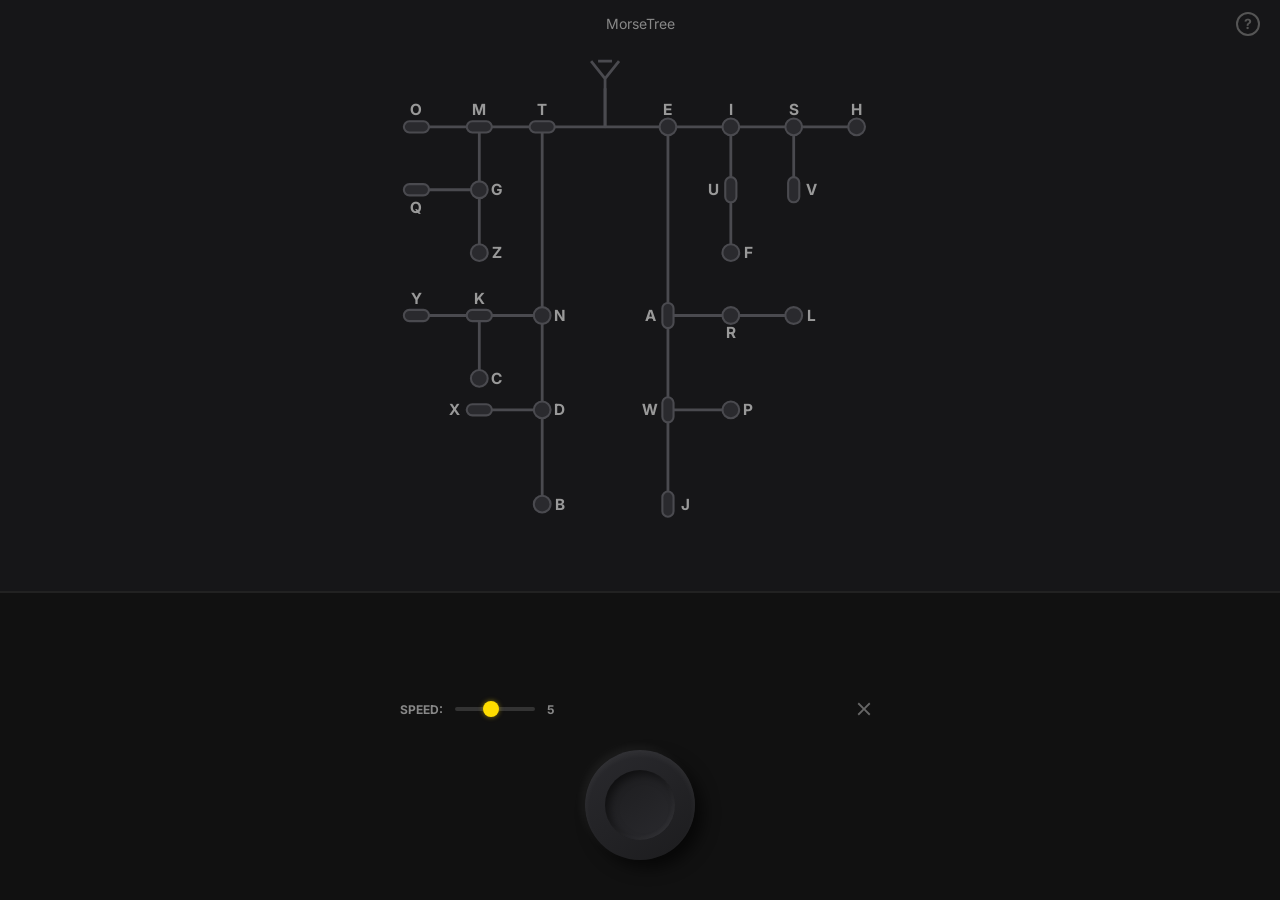
<file: MorseTree.html>
<!DOCTYPE html>
<html lang="tr">

<head>
  <meta charset="UTF-8">
  <meta name="viewport" content="width=device-width, initial-scale=1.0, maximum-scale=1.0, user-scalable=no">
  <title>MorseTree</title>
  <style>
    @import url('https://fonts.googleapis.com/css2?family=Inter:wght@400;700&display=swap');

    :root {
      --bg-color: #161618;
      --dim-line: #4a4a4f;
      --dim-node: #2a2a2e;
      --glow-active: #ffdd00;
      --text-dim: #999;
      --text-glow: #ffffff;
    }

    * {
      box-sizing: border-box;
    }

    html,
    body {
      margin: 0;
      padding: 0;
      width: 100%;
      height: 100%;
      background-color: var(--bg-color);
      color: #fff;
      font-family: 'Inter', sans-serif;
      overflow: hidden;
      display: flex;
      flex-direction: column;
      touch-action: manipulation;
    }

    .header {
      text-align: center;
      padding: 15px 10px;
      font-size: 14px;
      color: #888;
      position: relative;
    }

    .help-icon {
      position: absolute;
      right: 20px;
      top: 50%;
      transform: translateY(-50%);
      color: #555;
      cursor: pointer;
      font-size: 14px;
      font-weight: bold;
      width: 24px;
      height: 24px;
      border: 2px solid #555;
      border-radius: 50%;
      display: flex;
      justify-content: center;
      align-items: center;
      transition: all 0.2s;
      user-select: none;
    }

    .help-icon:hover {
      color: var(--glow-active);
      border-color: var(--glow-active);
      box-shadow: 0 0 8px rgba(255, 221, 0, 0.4);
    }

    @media (pointer: coarse) {
      .help-icon {
        display: none;
      }
    }

    .modal-overlay {
      position: absolute;
      top: 0;
      left: 0;
      width: 100%;
      height: 100%;
      background: rgba(0, 0, 0, 0.6);
      backdrop-filter: blur(4px);
      display: flex;
      justify-content: center;
      align-items: center;
      z-index: 1000;
      opacity: 0;
      pointer-events: none;
      transition: opacity 0.2s ease;
    }

    .modal-overlay.show {
      opacity: 1;
      pointer-events: auto;
    }

    .modal-content {
      background: #1c1c1e;
      border: 1px solid #333;
      padding: 25px 30px;
      border-radius: 12px;
      max-width: 400px;
      color: #ccc;
      box-shadow: 0 10px 30px rgba(0, 0, 0, 0.8);
      transform: scale(0.95);
      transition: transform 0.2s ease;
      line-height: 1.6;
      text-align: left;
    }

    .modal-overlay.show .modal-content {
      transform: scale(1);
    }

    .modal-content h3 {
      margin-top: 0;
      color: var(--glow-active);
      letter-spacing: 2px;
      font-size: 16px;
      text-align: center;
    }

    .modal-content ul {
      padding-left: 20px;
      margin-bottom: 0;
    }

    .modal-content li {
      margin-bottom: 10px;
      font-size: 14px;
    }

    .modal-content kbd {
      background: #333;
      border-radius: 4px;
      padding: 3px 6px;
      font-size: 12px;
      color: #fff;
      border: 1px solid #555;
      font-family: monospace;
    }

    .tree-container {
      flex: 1;
      width: 100%;
      display: flex;
      justify-content: center;
      align-items: center;
      overflow: hidden;
      padding: 10px;
    }

    svg {
      width: 100%;
      height: 100%;
      max-width: 900px;
      display: block;
      user-select: none;
    }

    .tree-line {
      fill: none;
      stroke: var(--dim-line);
      stroke-width: 4;
      stroke-linecap: round;
      stroke-linejoin: round;
      transition: stroke 0.1s ease;
    }

    .tree-line.active {
      stroke: var(--glow-active);
      filter: drop-shadow(0 0 6px rgba(255, 221, 0, 0.8));
    }

    .tree-node circle,
    .tree-node rect {
      fill: var(--dim-node);
      stroke: var(--dim-line);
      stroke-width: 3;
      transition: all 0.1s ease;
    }

    .tree-node.active circle,
    .tree-node.active rect {
      fill: var(--glow-active);
      stroke: var(--glow-active);
      filter: drop-shadow(0 0 10px rgba(255, 221, 0, 0.8));
    }

    .tree-node text {
      font-size: 22px;
      font-weight: 700;
      fill: var(--text-dim);
      text-anchor: middle;
      dominant-baseline: central;
      transition: fill 0.1s ease;
    }

    .tree-node.active text {
      fill: var(--text-glow);
      text-shadow: 0 0 8px var(--glow-active);
    }

    .anten-icon {
      stroke: var(--dim-line);
      stroke-width: 4;
      fill: none;
      transition: stroke 0.1s ease;
    }

    .tree-node.active .anten-icon {
      stroke: var(--glow-active);
      filter: drop-shadow(0 0 8px rgba(255, 221, 0, 0.8));
    }

    .controls-container {
      background: #111;
      padding: 15px 20px 30px;
      border-top: 2px solid #222;
      display: flex;
      flex-direction: column;
      align-items: center;
    }

    .display-area {
      text-align: center;
      margin-bottom: 15px;
      min-height: 70px;
    }

    .output-text {
      font-size: 24px;
      color: #fff;
      letter-spacing: 4px;
      min-height: 30px;
      word-wrap: break-word;
    }

    .current-seq {
      font-size: 32px;
      color: var(--glow-active);
      font-weight: bold;
      min-height: 40px;
      letter-spacing: 8px;
    }

    .morse-key-wrapper {
      width: 100%;
      display: flex;
      justify-content: center;
      align-items: center;
      padding: 10px 0;
    }

    .morse-key {
      position: relative;
      width: 110px;
      height: 110px;
      border-radius: 50%;
      background: linear-gradient(145deg, #2a2a2e, #1c1c1e);
      box-shadow:
        8px 8px 16px rgba(0, 0, 0, 0.6),
        -4px -4px 10px rgba(255, 255, 255, 0.05),
        inset 0px 4px 6px rgba(255, 255, 255, 0.05);
      display: flex;
      justify-content: center;
      align-items: center;
      cursor: pointer;
      touch-action: none;
      transition: all 0.1s ease;
    }

    .morse-key::before {
      content: '';
      position: absolute;
      width: 70px;
      height: 70px;
      border-radius: 50%;
      background: linear-gradient(145deg, #1c1c1e, #2a2a2e);
      box-shadow: inset 4px 4px 8px rgba(0, 0, 0, 0.5), inset -2px -2px 4px rgba(255, 255, 255, 0.05);
    }

    .morse-key.pressed {
      box-shadow:
        4px 4px 8px rgba(0, 0, 0, 0.6),
        -2px -2px 5px rgba(255, 255, 255, 0.02),
        inset 0px -2px 4px rgba(0, 0, 0, 0.4);
      transform: translateY(2px);
    }

    .morse-key.pressed::after {
      content: '';
      position: absolute;
      width: 66px;
      height: 66px;
      border-radius: 50%;
      background: var(--glow-active);
      box-shadow: 0 0 15px var(--glow-active);
      opacity: 0.8;
    }

    .settings-row {
      width: 100%;
      max-width: 500px;
      display: flex;
      justify-content: space-between;
      align-items: center;
      margin-bottom: 15px;
      padding: 0 10px;
    }

    .speed-control {
      display: flex;
      align-items: center;
      gap: 10px;
      color: #888;
      font-size: 12px;
      font-weight: bold;
    }

    .speed-control input[type="range"] {
      -webkit-appearance: none;
      width: 80px;
      height: 4px;
      background: #333;
      border-radius: 2px;
      outline: none;
    }

    .speed-control input[type="range"]::-webkit-slider-thumb {
      -webkit-appearance: none;
      width: 16px;
      height: 16px;
      border-radius: 50%;
      background: var(--glow-active);
      cursor: pointer;
      box-shadow: 0 0 5px rgba(255, 221, 0, 0.5);
    }

    .icon-btn {
      background: none;
      border: none;
      color: #666;
      cursor: pointer;
      padding: 5px;
      display: flex;
      align-items: center;
      justify-content: center;
      transition: color 0.2s, transform 0.1s;
      outline: none;
    }

    .icon-btn:hover {
      color: var(--glow-active);
    }

    .icon-btn:active {
      transform: scale(0.9);
    }

    .icon-btn svg {
      width: 22px;
      height: 22px;
      fill: currentColor;
    }
  </style>
</head>

<body>

  <div class="header">
    MorseTree
    <div class="help-icon" id="help-btn" title="Klavye Kısayolları">?</div>
  </div>

  <div class="tree-container">
    <svg id="tree-svg" viewBox="-360 -100 820 750">
      <g id="lines-layer"></g>
      <g id="nodes-layer"></g>
    </svg>
  </div>

  <div class="controls-container">
    <div class="display-area">
      <div class="output-text" id="output-text"></div>
      <div class="current-seq" id="current-seq"></div>
    </div>

    <div class="settings-row">
      <div class="speed-control">
        <label for="speed-slider" id="label-speed">HIZ:</label>
        <input type="range" id="speed-slider" min="1" max="10" value="5" step="1">
        <span id="speed-label">5</span>
      </div>
      <button id="reset-btn" class="icon-btn" title="Metni Temizle">
        <svg viewBox="0 0 24 24">
          <path
            d="M19 6.41L17.59 5 12 10.59 6.41 5 5 6.41 10.59 12 5 17.59 6.41 19 12 13.41 17.59 19 19 17.59 13.41 12z" />
        </svg>
      </button>
    </div>

    <div class="morse-key-wrapper">
      <div class="morse-key" id="manipile"></div>
    </div>
  </div>

  <div class="modal-overlay" id="help-modal">
    <div class="modal-content">
      <h3 id="modal-title">MASAÜSTÜ KONTROLLERİ</h3>
      <ul id="modal-list">
        <li><kbd>Boşluk</kbd> Basılı tutarak mors sinyali gönderin. Sinyaller arası beklediğinizde harf otomatik
          onaylanır.</li>
        <li><kbd>ESC</kbd> Ekrandaki metni ve yarım kalan sinyali sıfırlar.</li>
        <li><kbd>Backspace</kbd> Girdiğiniz son sinyali veya onaylanmış son harfi siler.</li>
        <li><kbd>+</kbd> / <kbd>-</kbd> veya <kbd>0</kbd>-<kbd>9</kbd> Hız ayarını değiştirir.</li>
      </ul>
    </div>
  </div>

  <script>
    const lang = navigator.language.startsWith('tr') ? 'tr' : 'en';
    const translations = {
      tr: {
        helpTitle: "Klavye Kısayolları",
        speed: "HIZ:",
        clearText: "Metni Temizle",
        modalTitle: "MASAÜSTÜ KONTROLLERİ",
        modalList: `
          <li><kbd>Boşluk</kbd> Basılı tutarak mors sinyali gönderin. Sinyaller arası beklediğinizde harf otomatik onaylanır.</li>
          <li><kbd>ESC</kbd> Ekrandaki metni ve yarım kalan sinyali sıfırlar.</li>
          <li><kbd>Backspace</kbd> Girdiğiniz son sinyali veya onaylanmış son harfi siler.</li>
          <li><kbd>+</kbd> / <kbd>-</kbd> veya <kbd>0</kbd>-<kbd>9</kbd> Hız ayarını değiştirir.</li>
        `
      },
      en: {
        helpTitle: "Keyboard Shortcuts",
        speed: "SPEED:",
        clearText: "Clear Text",
        modalTitle: "DESKTOP CONTROLS",
        modalList: `
          <li><kbd>Space</kbd> Hold to send morse signal. The letter is automatically confirmed when you wait between signals.</li>
          <li><kbd>ESC</kbd> Clears the text on screen and the current signal sequence.</li>
          <li><kbd>Backspace</kbd> Deletes the last entered signal or the last confirmed letter.</li>
          <li><kbd>+</kbd> / <kbd>-</kbd> or <kbd>0</kbd>-<kbd>9</kbd> Changes the speed setting.</li>
        `
      }
    };

    document.getElementById('help-btn').title = translations[lang].helpTitle;
    document.getElementById('label-speed').innerText = translations[lang].speed;
    document.getElementById('reset-btn').title = translations[lang].clearText;
    document.getElementById('modal-title').innerText = translations[lang].modalTitle;
    document.getElementById('modal-list').innerHTML = translations[lang].modalList;

    const helpBtn = document.getElementById('help-btn');
    const helpModal = document.getElementById('help-modal');

    if (helpBtn && helpModal) {
      helpBtn.addEventListener('click', () => {
        helpModal.classList.add('show');
      });
      helpModal.addEventListener('click', (e) => {
        if (e.target === helpModal) {
          helpModal.classList.remove('show');
        }
      });
    }
    // Gerçek resimdeki/videodaki düzene sadık kalınarak oluşturulmuş koordinat ve şekil haritası
    const nodesData = {
      'ROOT': { char: '', x: 0, y: -0.6, type: 'anten', dx: 0, dy: 0, morse: '' },

      'E': { char: 'E', x: 1, y: 0, type: 'circle', dx: 0, dy: -25, morse: '.' },
      'T': { char: 'T', x: -1, y: 0, type: 'hrect', dx: 0, dy: -25, morse: '-' },
      'I': { char: 'I', x: 2, y: 0, type: 'circle', dx: 0, dy: -25, morse: '..' },
      'M': { char: 'M', x: -2, y: 0, type: 'hrect', dx: 0, dy: -25, morse: '--' },
      'S': { char: 'S', x: 3, y: 0, type: 'circle', dx: 0, dy: -25, morse: '...' },
      'O': { char: 'O', x: -3, y: 0, type: 'hrect', dx: 0, dy: -25, morse: '---' },
      'H': { char: 'H', x: 4, y: 0, type: 'circle', dx: 0, dy: -25, morse: '....' },

      'A': { char: 'A', x: 1, y: 3, type: 'vrect', dx: -25, dy: 0, morse: '.-' },
      'N': { char: 'N', x: -1, y: 3, type: 'circle', dx: 25, dy: 0, morse: '-.' },

      'U': { char: 'U', x: 2, y: 1, type: 'vrect', dx: -25, dy: 0, morse: '..-' },
      'D': { char: 'D', x: -1, y: 4.5, type: 'circle', dx: 25, dy: 0, morse: '-..' },

      'V': { char: 'V', x: 3, y: 1, type: 'vrect', dx: 25, dy: 0, morse: '...-' },
      'B': { char: 'B', x: -1, y: 6, type: 'circle', dx: 25, dy: 0, morse: '-...' },

      'W': { char: 'W', x: 1, y: 4.5, type: 'vrect', dx: -25, dy: 0, morse: '.--' },
      'K': { char: 'K', x: -2, y: 3, type: 'hrect', dx: 0, dy: -25, morse: '-.-' },

      'J': { char: 'J', x: 1, y: 6, type: 'vrect', dx: 25, dy: 0, morse: '.---' },
      'Y': { char: 'Y', x: -3, y: 3, type: 'hrect', dx: 0, dy: -25, morse: '-.--' },

      'R': { char: 'R', x: 2, y: 3, type: 'circle', dx: 0, dy: 25, morse: '.-.' },
      'G': { char: 'G', x: -2, y: 1, type: 'circle', dx: 25, dy: 0, morse: '--.' },

      'L': { char: 'L', x: 3, y: 3, type: 'circle', dx: 25, dy: 0, morse: '.-..' },
      'Z': { char: 'Z', x: -2, y: 2, type: 'circle', dx: 25, dy: 0, morse: '--..' },

      'P': { char: 'P', x: 2, y: 4.5, type: 'circle', dx: 25, dy: 0, morse: '.--.' },
      'Q': { char: 'Q', x: -3, y: 1, type: 'hrect', dx: 0, dy: 25, morse: '--.-' },

      'F': { char: 'F', x: 2, y: 2, type: 'circle', dx: 25, dy: 0, morse: '..-.' },
      'X': { char: 'X', x: -2, y: 4.5, type: 'hrect', dx: -35, dy: 0, morse: '-..-' },

      'C': { char: 'C', x: -2, y: 4, type: 'circle', dx: 25, dy: 0, morse: '-.-.' },

      // Gizli Karakterler (Haritada çizilmeyecek ama çalışacak)
      '1': { char: '1', morse: '.----', hidden: true },
      '2': { char: '2', morse: '..---', hidden: true },
      '3': { char: '3', morse: '...--', hidden: true },
      '4': { char: '4', morse: '....-', hidden: true },
      '5': { char: '5', morse: '.....', hidden: true },
      '6': { char: '6', morse: '-....', hidden: true },
      '7': { char: '7', morse: '--...', hidden: true },
      '8': { char: '8', morse: '---..', hidden: true },
      '9': { char: '9', morse: '----.', hidden: true },
      '0': { char: '0', morse: '-----', hidden: true },

      'Ç': { char: 'Ç', morse: '-.-..', hidden: true },
      'Ğ': { char: 'Ğ', morse: '--.-.', hidden: true },
      'Ö': { char: 'Ö', morse: '---.', hidden: true },
      'Ş': { char: 'Ş', morse: '.--..', hidden: true },
      'Ü': { char: 'Ü', morse: '..--', hidden: true },

      '.': { char: '.', morse: '.-.-.-', hidden: true },
      ',': { char: ',', morse: '--..--', hidden: true },
      '?': { char: '?', morse: '..--..', hidden: true },
      '-': { char: '-', morse: '-....-', hidden: true },
      '/': { char: '/', morse: '-..-.', hidden: true }
    };

    const X_STEP = 90;
    const Y_STEP = 90;

    const linesLayer = document.getElementById('lines-layer');
    const nodesLayer = document.getElementById('nodes-layer');
    const seqDisplay = document.getElementById('current-seq');
    const outDisplay = document.getElementById('output-text');
    const btn = document.getElementById('manipile');

    // Ağacı Çiz
    Object.keys(nodesData).forEach(key => {
      if (key === 'ROOT') return;
      const node = nodesData[key];
      if (node.hidden) return;
      const parentMorse = node.morse.slice(0, -1);
      const parent = Object.values(nodesData).find(n => n.morse === parentMorse) || nodesData['ROOT'];

      const path = document.createElementNS('http://www.w3.org/2000/svg', 'path');
      const x1 = parent.x * X_STEP;
      const y1 = parent.y * Y_STEP;
      const x2 = node.x * X_STEP;
      const y2 = node.y * Y_STEP;

      if (x1 === x2) {
        path.setAttribute('d', `M ${x1} ${y1} V ${y2}`);
      } else if (y1 === y2) {
        path.setAttribute('d', `M ${x1} ${y1} H ${x2}`);
      } else {
        path.setAttribute('d', `M ${x1} ${y1} V ${y2} H ${x2}`);
      }

      path.setAttribute('class', 'tree-line');
      path.setAttribute('id', `line-${node.morse}`);
      linesLayer.appendChild(path);
    });

    Object.keys(nodesData).forEach(key => {
      const node = nodesData[key];
      if (node.hidden) return;
      const g = document.createElementNS('http://www.w3.org/2000/svg', 'g');
      g.setAttribute('class', 'tree-node');
      g.setAttribute('id', `node-${node.morse || 'root'}`);
      g.setAttribute('transform', `translate(${node.x * X_STEP}, ${node.y * Y_STEP})`);

      if (node.type === 'circle') {
        const shape = document.createElementNS('http://www.w3.org/2000/svg', 'circle');
        shape.setAttribute('r', '12');
        g.appendChild(shape);
      } else if (node.type === 'hrect') {
        const shape = document.createElementNS('http://www.w3.org/2000/svg', 'rect');
        shape.setAttribute('x', '-18');
        shape.setAttribute('y', '-8');
        shape.setAttribute('width', '36');
        shape.setAttribute('height', '16');
        shape.setAttribute('rx', '8');
        g.appendChild(shape);
      } else if (node.type === 'vrect') {
        const shape = document.createElementNS('http://www.w3.org/2000/svg', 'rect');
        shape.setAttribute('x', '-8');
        shape.setAttribute('y', '-18');
        shape.setAttribute('width', '16');
        shape.setAttribute('height', '36');
        shape.setAttribute('rx', '8');
        g.appendChild(shape);
      } else if (node.type === 'anten') {
        const path = document.createElementNS('http://www.w3.org/2000/svg', 'path');
        // Anten şekli
        path.setAttribute('d', 'M 0,-15 L -20,-40 M 0,-15 L 20,-40 M 0,-15 V 0 M -10,-40 H 10');
        path.setAttribute('class', 'anten-icon');
        g.appendChild(path);
      }

      if (node.char) {
        const text = document.createElementNS('http://www.w3.org/2000/svg', 'text');
        text.textContent = node.char;
        text.setAttribute('x', node.dx);
        text.setAttribute('y', node.dy);
        g.appendChild(text);
      }

      nodesLayer.appendChild(g);
    });

    // Ses ve Etkileşim Mantığı
    let pressTime = 0;
    let sequence = '';
    let letterTimeoutId = null;
    let wordTimeoutId = null;
    let speedMultiplier = 1.0;

    const DOT_THRESHOLD = 200; // Nokta/Çizgi ayrımı (ms)
    const LETTER_GAP = 600;    // Harf onay süresi (ms)
    const WORD_GAP = 1500;     // Kelime boşluk süresi (ms)

    let AudioContext = window.AudioContext || window.webkitAudioContext;
    let audioCtx;
    let oscillator;
    let gainNode;

    function initAudio() {
      if (!audioCtx) audioCtx = new AudioContext();
      if (audioCtx.state === 'suspended') audioCtx.resume();
    }

    function startBeep() {
      initAudio();
      oscillator = audioCtx.createOscillator();
      oscillator.type = 'sine';
      oscillator.frequency.value = 750;

      gainNode = audioCtx.createGain();
      gainNode.gain.setValueAtTime(0, audioCtx.currentTime);
      gainNode.gain.linearRampToValueAtTime(0.5, audioCtx.currentTime + 0.01);

      oscillator.connect(gainNode);
      gainNode.connect(audioCtx.destination);
      oscillator.start();
    }

    function stopBeep() {
      if (gainNode && oscillator) {
        gainNode.gain.setValueAtTime(gainNode.gain.value, audioCtx.currentTime);
        gainNode.gain.exponentialRampToValueAtTime(0.001, audioCtx.currentTime + 0.05);
        oscillator.stop(audioCtx.currentTime + 0.05);
        oscillator = null;
        gainNode = null;
      }
    }

    function updateTreeVisuals(seq) {
      document.querySelectorAll('.active').forEach(el => el.classList.remove('active'));
      let currentSeq = '';

      for (let char of seq) {
        currentSeq += char;
        const n = document.getElementById(`node-${currentSeq}`);
        const l = document.getElementById(`line-${currentSeq}`);
        if (n) n.classList.add('active');
        if (l) l.classList.add('active');
      }

      seqDisplay.innerText = seq.split('').map(c => c === '.' ? '•' : '—').join(' ');
    }

    function confirmLetter() {
      const node = Object.values(nodesData).find(n => n.morse === sequence);
      if (node && node.char) {
        outDisplay.innerText += node.char;
      } else if (sequence.length > 0) {
        // Hatalı veya olmayan bir dizi girildiyse
        outDisplay.innerText += '?';
      }

      sequence = '';
      updateTreeVisuals(sequence);

      // Kelime arası boşluk için zamanlayıcı başlat
      wordTimeoutId = setTimeout(() => {
        outDisplay.innerText += ' ';
      }, (WORD_GAP * speedMultiplier) - (LETTER_GAP * speedMultiplier));
    }

    const handlePress = (e) => {
      if (e && e.type === 'touchstart') e.preventDefault();

      clearTimeout(letterTimeoutId);
      clearTimeout(wordTimeoutId);

      if (!pressTime) {
        pressTime = Date.now();
        startBeep();
        btn.classList.add('pressed');
        document.getElementById('node-root').classList.add('active');
      }
    };

    const handleRelease = (e) => {
      if (e && e.type === 'touchend' && e.cancelable) e.preventDefault();

      if (pressTime) {
        const duration = Date.now() - pressTime;
        stopBeep();
        btn.classList.remove('pressed');
        document.getElementById('node-root').classList.remove('active');

        const symbol = duration < (DOT_THRESHOLD * speedMultiplier) ? '.' : '-';
        sequence += symbol;

        updateTreeVisuals(sequence);

        pressTime = 0;

        // Harfi onaylamak için bekleme süresi başlat (Kullanıcı giriş yapmaya devam ederse süre sıfırlanır)
        letterTimeoutId = setTimeout(confirmLetter, LETTER_GAP * speedMultiplier);
      }
    };

    document.getElementById('speed-slider').addEventListener('input', (e) => {
      const val = parseInt(e.target.value);
      document.getElementById('speed-label').innerText = val;
      speedMultiplier = 1.5 - ((val - 1) * (1.0 / 9));
    });

    function doReset(e) {
      if (e && e.type === 'touchstart') e.preventDefault();
      outDisplay.innerText = '';
      sequence = '';
      updateTreeVisuals(sequence);
      clearTimeout(letterTimeoutId);
      clearTimeout(wordTimeoutId);
    }

    document.getElementById('reset-btn').addEventListener('click', doReset);
    document.getElementById('reset-btn').addEventListener('touchstart', doReset, { passive: false });

    btn.addEventListener('mousedown', handlePress);
    btn.addEventListener('touchstart', handlePress, { passive: false });
    window.addEventListener('mouseup', handleRelease);
    window.addEventListener('touchend', handleRelease, { passive: false });

    window.addEventListener('keydown', (e) => {
      if (e.code === 'Space') {
        e.preventDefault();
        if (!e.repeat) handlePress();
      } else if (e.key === 'Escape') {
        doReset();
        const helpModal = document.getElementById('help-modal');
        if (helpModal) helpModal.classList.remove('show');
      } else if (e.key === 'Backspace') {
        // Backspace tuşu ile silme (Hem sinyal hem harf siler)
        if (sequence.length > 0) {
          sequence = sequence.slice(0, -1);
          updateTreeVisuals(sequence);
        } else if (outDisplay.innerText.length > 0) {
          outDisplay.innerText = outDisplay.innerText.slice(0, -1);
        }
      } else if (e.key === '+' || e.key === '=') {
        const slider = document.getElementById('speed-slider');
        let val = parseInt(slider.value);
        if (val < 10) {
          slider.value = val + 1;
          slider.dispatchEvent(new Event('input'));
        }
      } else if (e.key === '-' || e.key === '_') {
        const slider = document.getElementById('speed-slider');
        let val = parseInt(slider.value);
        if (val > 1) {
          slider.value = val - 1;
          slider.dispatchEvent(new Event('input'));
        }
      } else if (e.key >= '0' && e.key <= '9') {
        let val = parseInt(e.key);
        if (val === 0) val = 10;
        const slider = document.getElementById('speed-slider');
        slider.value = val;
        slider.dispatchEvent(new Event('input'));
      }
    });
    window.addEventListener('keyup', (e) => {
      if (e.code === 'Space') {
        e.preventDefault();
        handleRelease();
      }
    });
  </script>
</body>

</html>
</file>
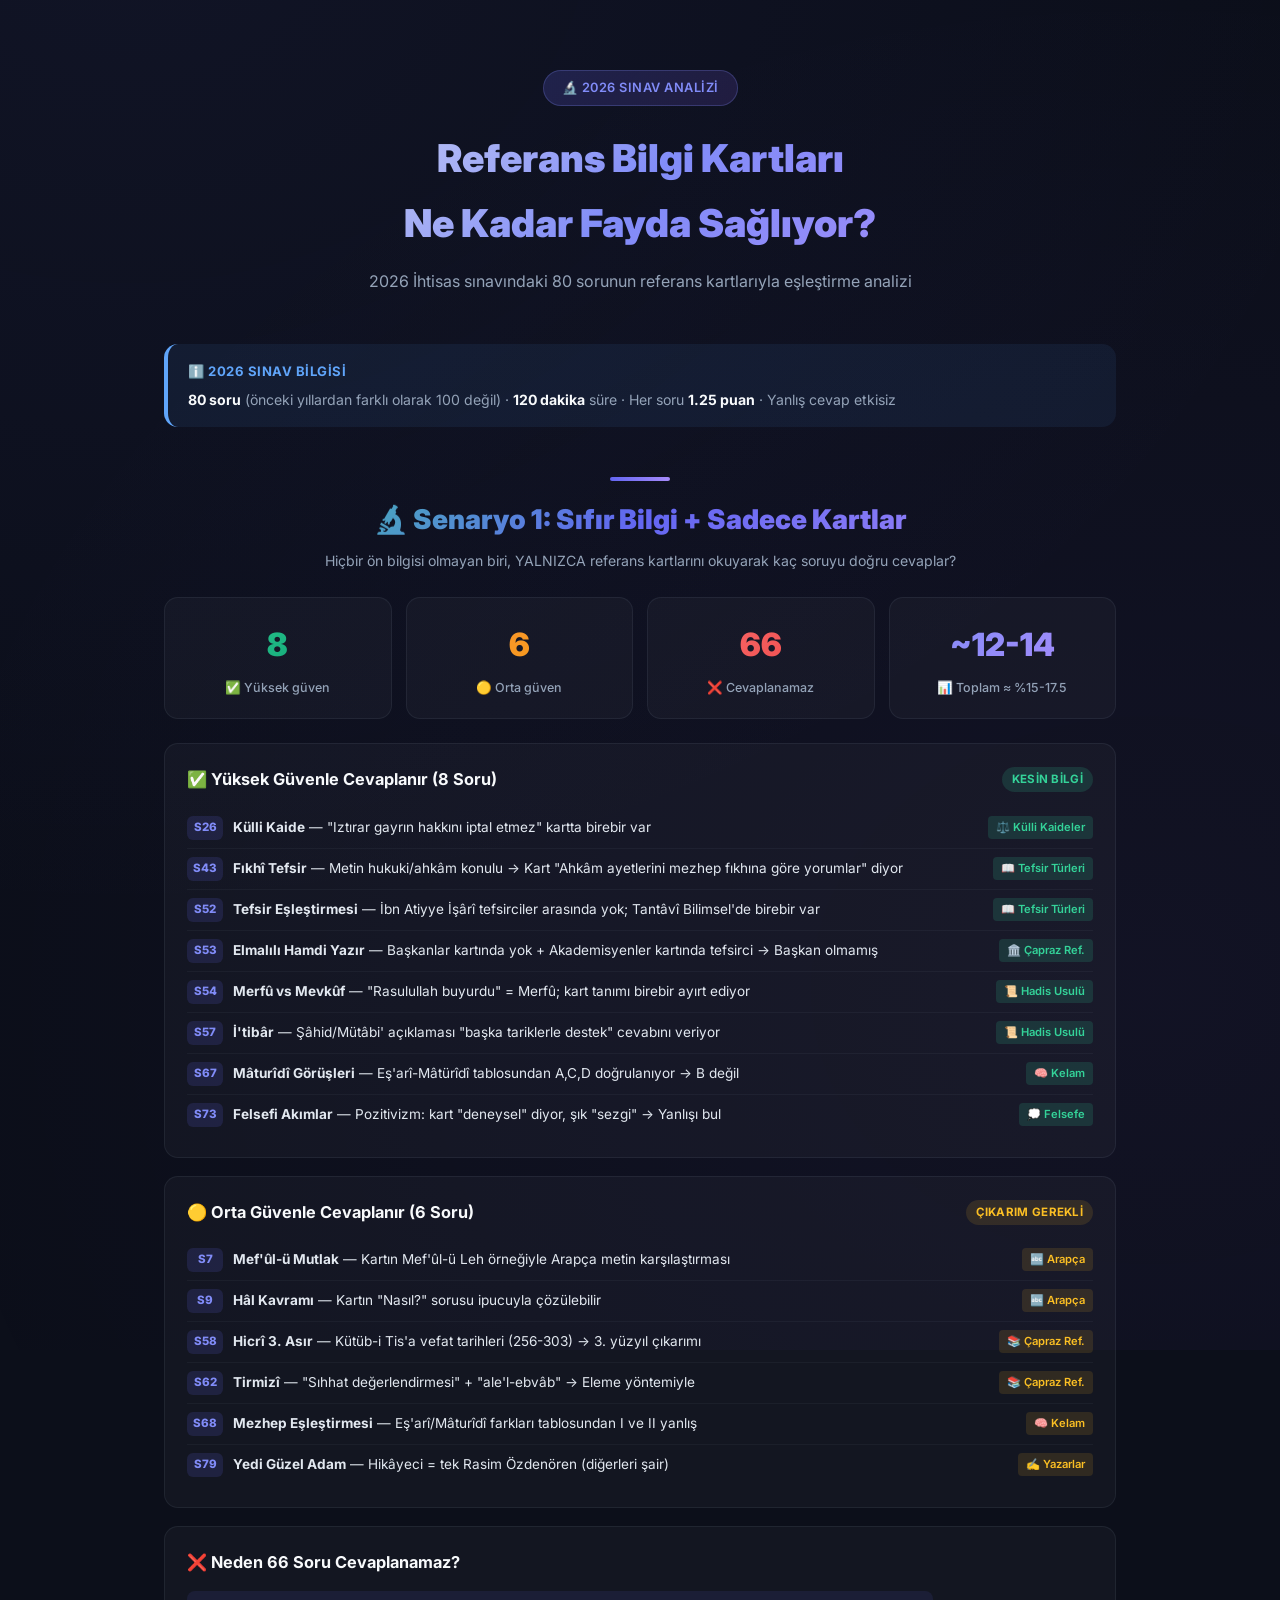
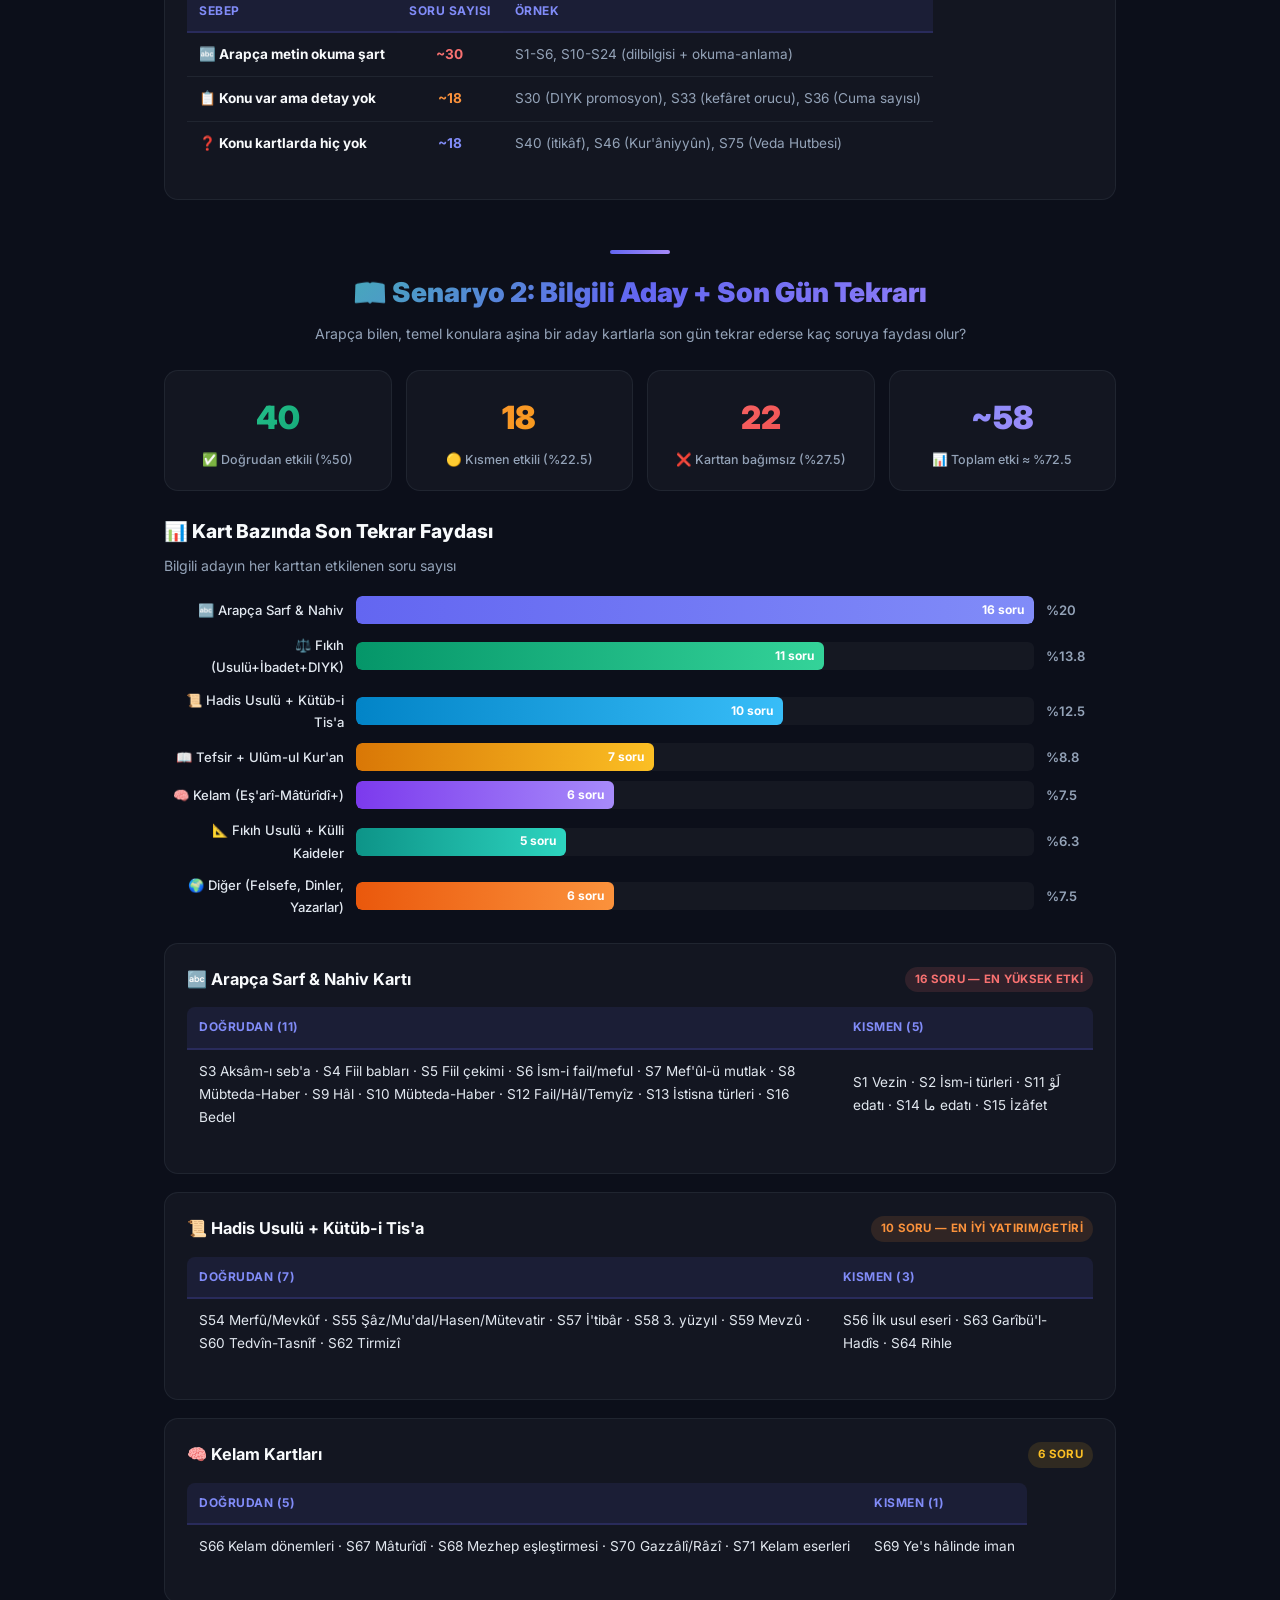
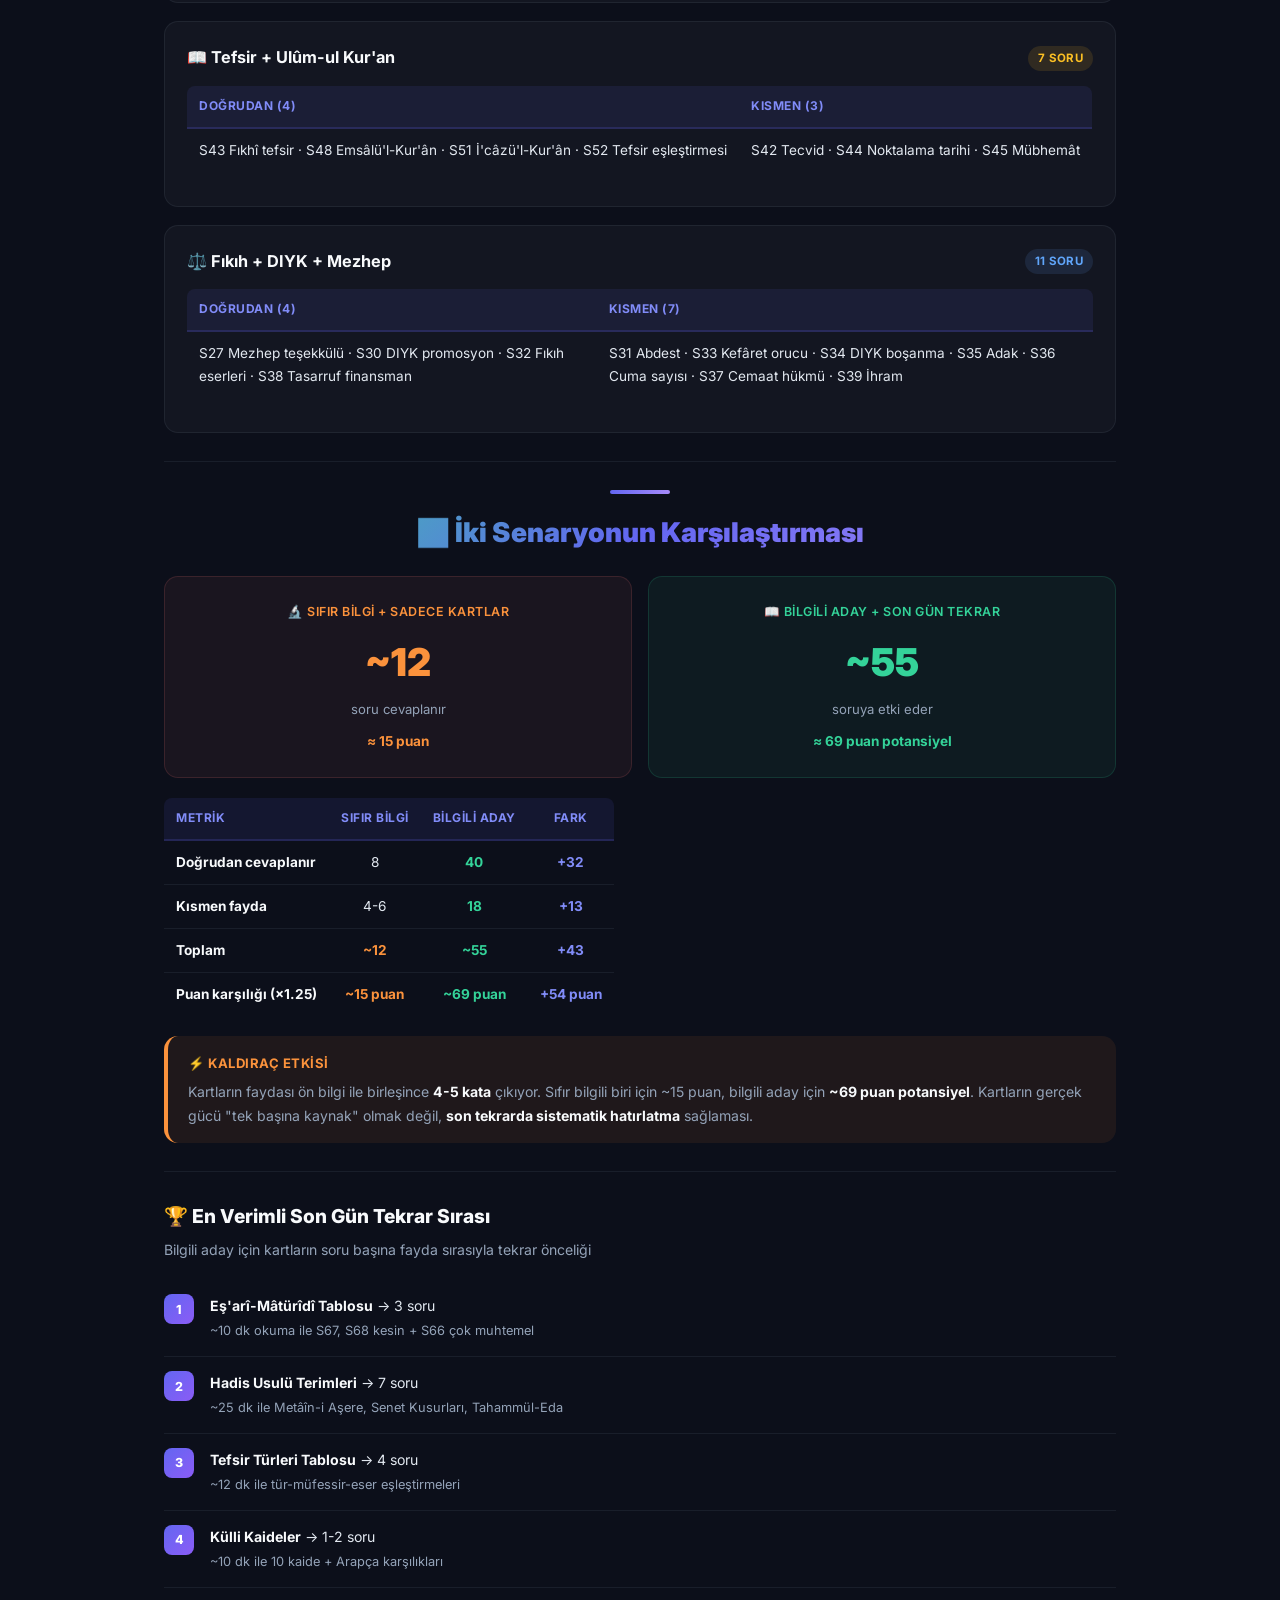
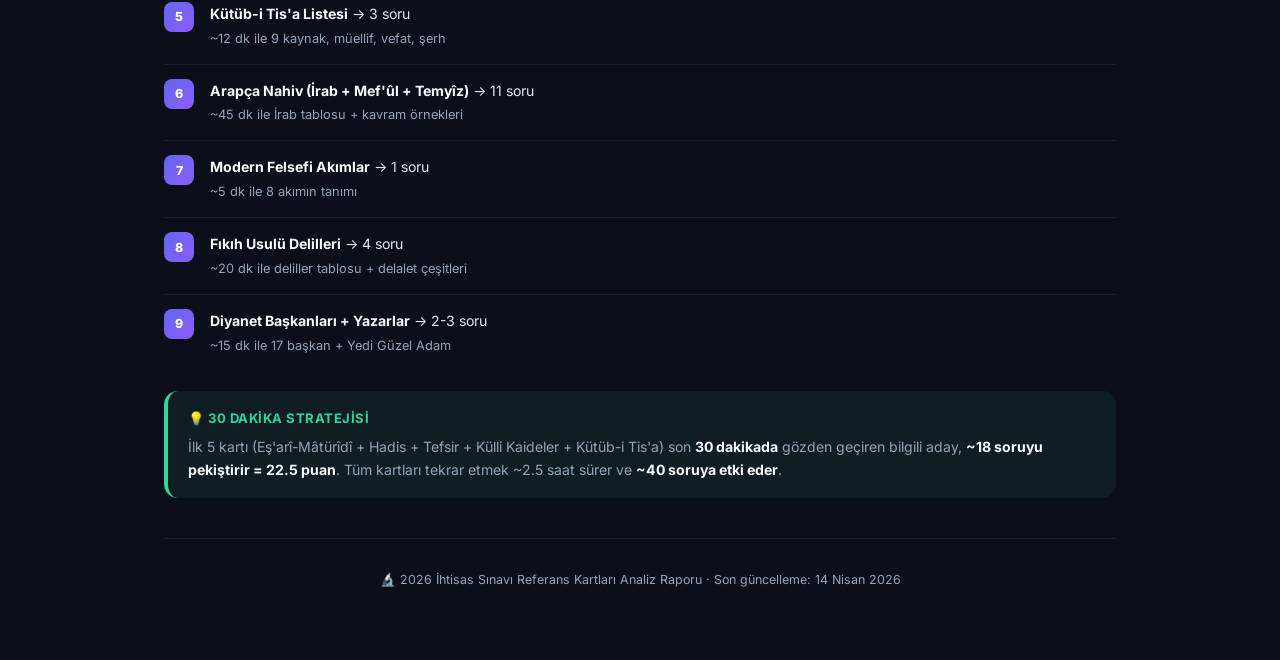
<file: rapor2026.html>
<!DOCTYPE html>
<html lang="tr" dir="ltr">
<head>
<meta charset="UTF-8">
<meta name="viewport" content="width=device-width, initial-scale=1.0">
<title>2026 İhtisas Sınavı — Referans Kartları Analiz Raporu</title>
<link rel="preconnect" href="https://fonts.googleapis.com">
<link href="https://fonts.googleapis.com/css2?family=Inter:wght@300;400;500;600;700;800;900&display=swap" rel="stylesheet">
<style>
:root {
  --bg: #0c0f1a;
  --bg-card: #141829;
  --bg-card-hover: #1a1f37;
  --bg-tab: #1e2340;
  --text: #e2e8f0;
  --text-dim: #94a3b8;
  --text-bright: #f8fafc;
  --accent: #818cf8;
  --accent-2: #a78bfa;
  --green: #34d399;
  --green-dim: rgba(52,211,153,0.15);
  --red: #f87171;
  --red-dim: rgba(248,113,113,0.12);
  --orange: #fb923c;
  --orange-dim: rgba(251,146,60,0.12);
  --yellow: #fbbf24;
  --yellow-dim: rgba(251,191,36,0.12);
  --blue: #60a5fa;
  --blue-dim: rgba(96,165,250,0.12);
  --border: rgba(148,163,184,0.1);
  --radius: 14px;
  --radius-sm: 8px;
  --shadow: 0 8px 32px rgba(0,0,0,0.4);
}

* { margin:0; padding:0; box-sizing:border-box; }
html { scroll-behavior: smooth; }

body {
  font-family: 'Inter', -apple-system, sans-serif;
  background: var(--bg);
  color: var(--text);
  line-height: 1.7;
  min-height: 100vh;
  overflow-x: hidden;
}

body::before {
  content: '';
  position: fixed;
  top: -50%; left: -50%;
  width: 200%; height: 200%;
  background: radial-gradient(ellipse at 30% 20%, rgba(99,102,241,0.06) 0%, transparent 50%),
              radial-gradient(ellipse at 70% 80%, rgba(139,92,246,0.05) 0%, transparent 50%);
  z-index: 0;
  pointer-events: none;
}

.container {
  max-width: 1000px;
  margin: 0 auto;
  padding: 20px 24px 60px;
  position: relative;
  z-index: 1;
}

/* HERO */
.hero {
  text-align: center;
  padding: 50px 20px 30px;
}
.hero-badge {
  display: inline-flex;
  align-items: center;
  gap: 8px;
  background: linear-gradient(135deg, rgba(99,102,241,0.2), rgba(139,92,246,0.15));
  border: 1px solid rgba(129,140,248,0.25);
  padding: 6px 18px;
  border-radius: 50px;
  font-size: 0.8rem;
  font-weight: 600;
  color: var(--accent);
  letter-spacing: 0.5px;
  margin-bottom: 20px;
}
.hero h1 {
  font-size: clamp(1.6rem, 4vw, 2.4rem);
  font-weight: 900;
  background: linear-gradient(135deg, #e2e8f0, #818cf8, #a78bfa);
  -webkit-background-clip: text;
  -webkit-text-fill-color: transparent;
  background-clip: text;
  margin-bottom: 12px;
}
.hero p { color: var(--text-dim); font-size: 1rem; max-width: 600px; margin: 0 auto; }

/* STAT GRID */
.stat-grid {
  display: grid;
  grid-template-columns: repeat(auto-fit, minmax(180px, 1fr));
  gap: 14px;
  margin: 24px 0;
}
.stat-card {
  background: rgba(255,255,255,0.03);
  border: 1px solid var(--border);
  border-radius: var(--radius);
  padding: 20px 16px;
  text-align: center;
}
.stat-card .val {
  font-size: 2rem;
  font-weight: 900;
  background: linear-gradient(135deg, var(--accent), var(--accent-2));
  -webkit-background-clip: text;
  -webkit-text-fill-color: transparent;
  background-clip: text;
}
.stat-card .label {
  font-size: 0.78rem;
  color: var(--text-dim);
  margin-top: 4px;
  font-weight: 500;
}
.stat-card.green .val {
  background: linear-gradient(135deg, #34d399, #059669);
  -webkit-background-clip: text;
  -webkit-text-fill-color: transparent;
}
.stat-card.orange .val {
  background: linear-gradient(135deg, #fb923c, #f59e0b);
  -webkit-background-clip: text;
  -webkit-text-fill-color: transparent;
}
.stat-card.red .val {
  background: linear-gradient(135deg, #f87171, #ef4444);
  -webkit-background-clip: text;
  -webkit-text-fill-color: transparent;
}

/* SECTION */
.section-divider {
  margin: 50px 0 10px;
  text-align: center;
}
.section-divider .line {
  width: 60px; height: 4px;
  background: linear-gradient(90deg, #6366f1, #a78bfa);
  border-radius: 2px;
  margin: 0 auto 16px;
}
.section-divider h2 {
  font-size: clamp(1.2rem, 3vw, 1.7rem);
  font-weight: 900;
  background: linear-gradient(135deg, #34d399, #6366f1, #a78bfa);
  -webkit-background-clip: text;
  -webkit-text-fill-color: transparent;
  background-clip: text;
  margin-bottom: 6px;
}
.section-divider p { color: var(--text-dim); font-size: 0.88rem; }

.section-title {
  font-size: 1.2rem;
  font-weight: 800;
  color: var(--text-bright);
  margin-bottom: 6px;
  display: flex;
  align-items: center;
  gap: 10px;
}
.section-subtitle {
  color: var(--text-dim);
  font-size: 0.88rem;
  margin-bottom: 18px;
}

/* CARD */
.card {
  background: rgba(255,255,255,0.03);
  border: 1px solid var(--border);
  border-radius: var(--radius);
  padding: 22px;
  margin-bottom: 18px;
}
.card:hover { background: rgba(255,255,255,0.05); }
.card-header {
  display: flex;
  align-items: center;
  justify-content: space-between;
  margin-bottom: 14px;
  flex-wrap: wrap;
  gap: 8px;
}
.card-title {
  font-size: 1.02rem;
  font-weight: 700;
  color: var(--text-bright);
}

/* BADGE */
.badge {
  padding: 3px 10px;
  border-radius: 50px;
  font-size: 0.72rem;
  font-weight: 700;
  letter-spacing: 0.3px;
}
.badge-red { background: var(--red-dim); color: var(--red); }
.badge-orange { background: var(--orange-dim); color: var(--orange); }
.badge-yellow { background: var(--yellow-dim); color: var(--yellow); }
.badge-green { background: var(--green-dim); color: var(--green); }
.badge-blue { background: var(--blue-dim); color: var(--blue); }

/* ALERT */
.alert {
  border-radius: var(--radius);
  padding: 16px 20px;
  margin: 18px 0;
  border-left: 4px solid;
  font-size: 0.88rem;
}
.alert-warn { background: rgba(251,146,60,0.08); border-color: var(--orange); }
.alert-warn .alert-title { color: var(--orange); }
.alert-tip { background: rgba(52,211,153,0.08); border-color: var(--green); }
.alert-tip .alert-title { color: var(--green); }
.alert-note { background: rgba(96,165,250,0.08); border-color: var(--blue); }
.alert-note .alert-title { color: var(--blue); }
.alert-danger { background: rgba(248,113,113,0.08); border-color: var(--red); }
.alert-danger .alert-title { color: var(--red); }
.alert-title {
  font-weight: 700;
  font-size: 0.82rem;
  text-transform: uppercase;
  letter-spacing: 0.5px;
  margin-bottom: 6px;
  display: flex;
  align-items: center;
  gap: 6px;
}
.alert p { color: var(--text-dim); line-height: 1.65; }
.alert strong { color: var(--text-bright); }

/* TABLE */
table {
  width: 100%;
  border-collapse: separate;
  border-spacing: 0;
  font-size: 0.85rem;
  margin: 12px 0;
  display: block;
  overflow-x: auto;
}
thead th {
  background: rgba(99,102,241,0.1);
  color: var(--accent);
  font-weight: 700;
  font-size: 0.75rem;
  text-transform: uppercase;
  letter-spacing: 0.5px;
  padding: 10px 12px;
  text-align: left;
  border-bottom: 2px solid rgba(99,102,241,0.2);
  white-space: nowrap;
}
thead th:first-child { border-radius: var(--radius-sm) 0 0 0; }
thead th:last-child { border-radius: 0 var(--radius-sm) 0 0; }
tbody td {
  padding: 10px 12px;
  border-bottom: 1px solid var(--border);
  color: var(--text);
}
tbody tr:hover td { background: rgba(129,140,248,0.04); }
tbody tr:last-child td { border-bottom: none; }
.t-center { text-align: center; }
.t-bold { font-weight: 700; color: var(--text-bright); }
.t-dim { color: var(--text-dim); }
.t-accent { color: var(--accent); font-weight: 700; }
.t-green { color: var(--green); font-weight: 700; }
.t-orange { color: var(--orange); font-weight: 700; }
.t-red { color: var(--red); font-weight: 700; }

/* PROGRESS */
.progress-row {
  display: flex;
  align-items: center;
  gap: 12px;
  margin-bottom: 10px;
}
.progress-label {
  flex: 0 0 180px;
  font-size: 0.82rem;
  font-weight: 500;
  text-align: right;
  color: var(--text);
}
.progress-bar-bg {
  flex: 1;
  height: 28px;
  background: rgba(255,255,255,0.04);
  border-radius: 6px;
  overflow: hidden;
  position: relative;
}
.progress-bar-fill {
  height: 100%;
  border-radius: 6px;
  display: flex;
  align-items: center;
  justify-content: flex-end;
  padding-right: 10px;
  font-size: 0.75rem;
  font-weight: 700;
  color: #fff;
  transition: width 1s ease;
  min-width: 40px;
}
.fill-indigo { background: linear-gradient(90deg, #6366f1, #818cf8); }
.fill-emerald { background: linear-gradient(90deg, #059669, #34d399); }
.fill-sky { background: linear-gradient(90deg, #0284c7, #38bdf8); }
.fill-amber { background: linear-gradient(90deg, #d97706, #fbbf24); }
.fill-violet { background: linear-gradient(90deg, #7c3aed, #a78bfa); }
.fill-rose { background: linear-gradient(90deg, #e11d48, #fb7185); }
.fill-teal { background: linear-gradient(90deg, #0d9488, #2dd4bf); }
.fill-orange { background: linear-gradient(90deg, #ea580c, #fb923c); }
.fill-slate { background: linear-gradient(90deg, #475569, #94a3b8); }
.progress-val {
  flex: 0 0 70px;
  font-size: 0.82rem;
  font-weight: 600;
  color: var(--text-dim);
}

/* COMPARISON */
.compare-grid {
  display: grid;
  grid-template-columns: 1fr 1fr;
  gap: 16px;
  margin: 20px 0;
}
.compare-card {
  border-radius: var(--radius);
  padding: 24px 20px;
  text-align: center;
}
.compare-card.scenario-a {
  background: rgba(248,113,113,0.06);
  border: 1px solid rgba(248,113,113,0.15);
}
.compare-card.scenario-b {
  background: rgba(52,211,153,0.06);
  border: 1px solid rgba(52,211,153,0.15);
}
.compare-card .sc-label {
  font-size: 0.78rem;
  font-weight: 600;
  text-transform: uppercase;
  letter-spacing: 0.5px;
  margin-bottom: 8px;
}
.compare-card.scenario-a .sc-label { color: var(--orange); }
.compare-card.scenario-b .sc-label { color: var(--green); }
.compare-card .sc-val {
  font-size: 2.4rem;
  font-weight: 900;
  margin-bottom: 2px;
}
.compare-card.scenario-a .sc-val { color: var(--orange); }
.compare-card.scenario-b .sc-val { color: var(--green); }
.compare-card .sc-sub {
  font-size: 0.82rem;
  color: var(--text-dim);
}
.compare-card .sc-puan {
  margin-top: 10px;
  font-size: 0.85rem;
  font-weight: 700;
}
.compare-card.scenario-a .sc-puan { color: var(--orange); }
.compare-card.scenario-b .sc-puan { color: var(--green); }

/* QUESTION ITEM */
.q-item {
  display: flex;
  align-items: flex-start;
  gap: 10px;
  padding: 8px 0;
  border-bottom: 1px solid rgba(148,163,184,0.06);
  font-size: 0.85rem;
}
.q-item:last-child { border-bottom: none; }
.q-num {
  flex-shrink: 0;
  width: 36px;
  height: 24px;
  background: rgba(99,102,241,0.15);
  border-radius: 6px;
  display: flex;
  align-items: center;
  justify-content: center;
  font-size: 0.72rem;
  font-weight: 800;
  color: var(--accent);
}
.q-desc { flex: 1; color: var(--text); }
.q-tag {
  flex-shrink: 0;
  font-size: 0.7rem;
  font-weight: 600;
  padding: 2px 8px;
  border-radius: 4px;
}
.q-tag.direct { background: var(--green-dim); color: var(--green); }
.q-tag.partial { background: var(--yellow-dim); color: var(--yellow); }

/* PRIORITY LIST */
.priority-list {
  counter-reset: prio;
  list-style: none;
  padding: 0;
}
.priority-list li {
  counter-increment: prio;
  padding: 14px 0 14px 46px;
  position: relative;
  font-size: 0.88rem;
  color: var(--text);
  border-bottom: 1px solid var(--border);
}
.priority-list li::before {
  content: counter(prio);
  position: absolute;
  left: 0; top: 14px;
  width: 30px; height: 30px;
  background: linear-gradient(135deg, #6366f1, #8b5cf6);
  border-radius: 8px;
  display: flex;
  align-items: center;
  justify-content: center;
  font-size: 0.78rem;
  font-weight: 800;
  color: #fff;
}
.priority-list li:last-child { border-bottom: none; }
.priority-list li strong { color: var(--text-bright); }
.priority-list li .p-detail { color: var(--text-dim); font-size: 0.8rem; }

/* DIVIDER */
.divider { border: none; height: 1px; background: var(--border); margin: 28px 0; }

/* FOOTER */
.footer {
  text-align: center;
  padding: 30px 0 10px;
  color: var(--text-dim);
  font-size: 0.78rem;
  border-top: 1px solid var(--border);
  margin-top: 40px;
}

/* RESPONSIVE */
@media (max-width: 768px) {
  .container { padding: 10px 12px 40px; }
  .hero { padding: 30px 10px 18px; }
  .hero h1 { font-size: 1.35rem; }
  .stat-grid { grid-template-columns: repeat(2, 1fr); gap: 10px; }
  .stat-card { padding: 14px 10px; }
  .stat-card .val { font-size: 1.6rem; }
  .compare-grid { grid-template-columns: 1fr; }
  .progress-label { flex: 0 0 120px; font-size: 0.75rem; }
  .progress-val { flex: 0 0 55px; font-size: 0.75rem; }
  .card { padding: 14px; }
  .q-item { font-size: 0.8rem; }
  thead th { font-size: 0.68rem; padding: 8px 8px; }
  tbody td { font-size: 0.78rem; padding: 8px 8px; }
  .section-title { font-size: 1.05rem; }
}
@media (max-width: 480px) {
  .container { padding: 6px 8px 30px; }
  .hero h1 { font-size: 1.15rem; }
  .stat-grid { grid-template-columns: 1fr 1fr; gap: 8px; }
  .stat-card .val { font-size: 1.3rem; }
  .compare-card .sc-val { font-size: 1.8rem; }
  .progress-label { flex: 0 0 90px; font-size: 0.7rem; }
}
</style>
</head>
<body>
<div class="container">

<!-- HERO -->
<div class="hero">
  <div class="hero-badge">🔬 2026 SINAV ANALİZİ</div>
  <h1>Referans Bilgi Kartları<br>Ne Kadar Fayda Sağlıyor?</h1>
  <p>2026 İhtisas sınavındaki 80 sorunun referans kartlarıyla eşleştirme analizi</p>
</div>

<!-- INFO -->
<div class="alert alert-note">
  <div class="alert-title">ℹ️ 2026 SINAV BİLGİSİ</div>
  <p><strong>80 soru</strong> (önceki yıllardan farklı olarak 100 değil) · <strong>120 dakika</strong> süre · Her soru <strong>1.25 puan</strong> · Yanlış cevap etkisiz</p>
</div>

<!-- =============================== -->
<!-- SENARYO 1: SIFIR BİLGİ         -->
<!-- =============================== -->
<div class="section-divider">
  <div class="line"></div>
  <h2>🔬 Senaryo 1: Sıfır Bilgi + Sadece Kartlar</h2>
  <p>Hiçbir ön bilgisi olmayan biri, YALNIZCA referans kartlarını okuyarak kaç soruyu doğru cevaplar?</p>
</div>

<div class="stat-grid">
  <div class="stat-card green">
    <div class="val">8</div>
    <div class="label">✅ Yüksek güven</div>
  </div>
  <div class="stat-card orange">
    <div class="val">6</div>
    <div class="label">🟡 Orta güven</div>
  </div>
  <div class="stat-card red">
    <div class="val">66</div>
    <div class="label">❌ Cevaplanamaz</div>
  </div>
  <div class="stat-card">
    <div class="val">~12-14</div>
    <div class="label">📊 Toplam ≈ %15-17.5</div>
  </div>
</div>

<!-- YÜK. GÜVEN SORULAR -->
<div class="card">
  <div class="card-header">
    <div class="card-title">✅ Yüksek Güvenle Cevaplanır (8 Soru)</div>
    <span class="badge badge-green">KESİN BİLGİ</span>
  </div>

  <div class="q-item">
    <div class="q-num">S26</div>
    <div class="q-desc"><strong>Külli Kaide</strong> — "Iztırar gayrın hakkını iptal etmez" kartta birebir var</div>
    <div class="q-tag direct">⚖️ Külli Kaideler</div>
  </div>
  <div class="q-item">
    <div class="q-num">S43</div>
    <div class="q-desc"><strong>Fıkhî Tefsir</strong> — Metin hukuki/ahkâm konulu → Kart "Ahkâm ayetlerini mezhep fıkhına göre yorumlar" diyor</div>
    <div class="q-tag direct">📖 Tefsir Türleri</div>
  </div>
  <div class="q-item">
    <div class="q-num">S52</div>
    <div class="q-desc"><strong>Tefsir Eşleştirmesi</strong> — İbn Atiyye İşârî tefsirciler arasında yok; Tantâvî Bilimsel'de birebir var</div>
    <div class="q-tag direct">📖 Tefsir Türleri</div>
  </div>
  <div class="q-item">
    <div class="q-num">S53</div>
    <div class="q-desc"><strong>Elmalılı Hamdi Yazır</strong> — Başkanlar kartında yok + Akademisyenler kartında tefsirci → Başkan olmamış</div>
    <div class="q-tag direct">🏛️ Çapraz Ref.</div>
  </div>
  <div class="q-item">
    <div class="q-num">S54</div>
    <div class="q-desc"><strong>Merfû vs Mevkûf</strong> — "Rasulullah buyurdu" = Merfû; kart tanımı birebir ayırt ediyor</div>
    <div class="q-tag direct">📜 Hadis Usulü</div>
  </div>
  <div class="q-item">
    <div class="q-num">S57</div>
    <div class="q-desc"><strong>İ'tibâr</strong> — Şâhid/Mütâbi' açıklaması "başka tariklerle destek" cevabını veriyor</div>
    <div class="q-tag direct">📜 Hadis Usulü</div>
  </div>
  <div class="q-item">
    <div class="q-num">S67</div>
    <div class="q-desc"><strong>Mâturîdî Görüşleri</strong> — Eş'arî-Mâtürîdî tablosundan A,C,D doğrulanıyor → B değil</div>
    <div class="q-tag direct">🧠 Kelam</div>
  </div>
  <div class="q-item">
    <div class="q-num">S73</div>
    <div class="q-desc"><strong>Felsefi Akımlar</strong> — Pozitivizm: kart "deneysel" diyor, şık "sezgi" → Yanlışı bul</div>
    <div class="q-tag direct">💭 Felsefe</div>
  </div>
</div>

<!-- ORTA GÜVEN -->
<div class="card">
  <div class="card-header">
    <div class="card-title">🟡 Orta Güvenle Cevaplanır (6 Soru)</div>
    <span class="badge badge-yellow">ÇIKARIM GEREKLİ</span>
  </div>

  <div class="q-item">
    <div class="q-num">S7</div>
    <div class="q-desc"><strong>Mef'ûl-ü Mutlak</strong> — Kartın Mef'ûl-ü Leh örneğiyle Arapça metin karşılaştırması</div>
    <div class="q-tag partial">🔤 Arapça</div>
  </div>
  <div class="q-item">
    <div class="q-num">S9</div>
    <div class="q-desc"><strong>Hâl Kavramı</strong> — Kartın "Nasıl?" sorusu ipucuyla çözülebilir</div>
    <div class="q-tag partial">🔤 Arapça</div>
  </div>
  <div class="q-item">
    <div class="q-num">S58</div>
    <div class="q-desc"><strong>Hicrî 3. Asır</strong> — Kütüb-i Tis'a vefat tarihleri (256-303) → 3. yüzyıl çıkarımı</div>
    <div class="q-tag partial">📚 Çapraz Ref.</div>
  </div>
  <div class="q-item">
    <div class="q-num">S62</div>
    <div class="q-desc"><strong>Tirmizî</strong> — "Sıhhat değerlendirmesi" + "ale'l-ebvâb" → Eleme yöntemiyle</div>
    <div class="q-tag partial">📚 Çapraz Ref.</div>
  </div>
  <div class="q-item">
    <div class="q-num">S68</div>
    <div class="q-desc"><strong>Mezhep Eşleştirmesi</strong> — Eş'arî/Mâturîdî farkları tablosundan I ve II yanlış</div>
    <div class="q-tag partial">🧠 Kelam</div>
  </div>
  <div class="q-item">
    <div class="q-num">S79</div>
    <div class="q-desc"><strong>Yedi Güzel Adam</strong> — Hikâyeci = tek Rasim Özdenören (diğerleri şair)</div>
    <div class="q-tag partial">✍️ Yazarlar</div>
  </div>
</div>

<!-- NEDEN KALANLAR CEVAPLANAMAZ -->
<div class="card">
  <div class="card-header">
    <div class="card-title">❌ Neden 66 Soru Cevaplanamaz?</div>
  </div>
  <table>
    <thead><tr><th>Sebep</th><th class="t-center">Soru Sayısı</th><th>Örnek</th></tr></thead>
    <tbody>
      <tr><td class="t-bold">🔤 Arapça metin okuma şart</td><td class="t-center t-red">~30</td><td class="t-dim">S1-S6, S10-S24 (dilbilgisi + okuma-anlama)</td></tr>
      <tr><td class="t-bold">📋 Konu var ama detay yok</td><td class="t-center t-orange">~18</td><td class="t-dim">S30 (DIYK promosyon), S33 (kefâret orucu), S36 (Cuma sayısı)</td></tr>
      <tr><td class="t-bold">❓ Konu kartlarda hiç yok</td><td class="t-center t-accent">~18</td><td class="t-dim">S40 (itikâf), S46 (Kur'âniyyûn), S75 (Veda Hutbesi)</td></tr>
    </tbody>
  </table>
</div>

<!-- =============================== -->
<!-- SENARYO 2: BİLGİLİ ADAY        -->
<!-- =============================== -->
<div class="section-divider">
  <div class="line"></div>
  <h2>📖 Senaryo 2: Bilgili Aday + Son Gün Tekrarı</h2>
  <p>Arapça bilen, temel konulara aşina bir aday kartlarla son gün tekrar ederse kaç soruya faydası olur?</p>
</div>

<div class="stat-grid">
  <div class="stat-card green">
    <div class="val">40</div>
    <div class="label">✅ Doğrudan etkili (%50)</div>
  </div>
  <div class="stat-card orange">
    <div class="val">18</div>
    <div class="label">🟡 Kısmen etkili (%22.5)</div>
  </div>
  <div class="stat-card red">
    <div class="val">22</div>
    <div class="label">❌ Karttan bağımsız (%27.5)</div>
  </div>
  <div class="stat-card">
    <div class="val">~58</div>
    <div class="label">📊 Toplam etki ≈ %72.5</div>
  </div>
</div>

<!-- KART BAZINDA FAYDA -->
<div class="section-title" style="margin-top:24px;">📊 Kart Bazında Son Tekrar Faydası</div>
<div class="section-subtitle">Bilgili adayın her karttan etkilenen soru sayısı</div>

<div style="margin-bottom:24px;">
  <div class="progress-row"><div class="progress-label">🔤 Arapça Sarf & Nahiv</div><div class="progress-bar-bg"><div class="progress-bar-fill fill-indigo" style="width:100%;">16 soru</div></div><div class="progress-val">%20</div></div>
  <div class="progress-row"><div class="progress-label">⚖️ Fıkıh (Usulü+İbadet+DIYK)</div><div class="progress-bar-bg"><div class="progress-bar-fill fill-emerald" style="width:69%;">11 soru</div></div><div class="progress-val">%13.8</div></div>
  <div class="progress-row"><div class="progress-label">📜 Hadis Usulü + Kütüb-i Tis'a</div><div class="progress-bar-bg"><div class="progress-bar-fill fill-sky" style="width:63%;">10 soru</div></div><div class="progress-val">%12.5</div></div>
  <div class="progress-row"><div class="progress-label">📖 Tefsir + Ulûm-ul Kur'an</div><div class="progress-bar-bg"><div class="progress-bar-fill fill-amber" style="width:44%;">7 soru</div></div><div class="progress-val">%8.8</div></div>
  <div class="progress-row"><div class="progress-label">🧠 Kelam (Eş'arî-Mâtürîdî+)</div><div class="progress-bar-bg"><div class="progress-bar-fill fill-violet" style="width:38%;">6 soru</div></div><div class="progress-val">%7.5</div></div>
  <div class="progress-row"><div class="progress-label">📐 Fıkıh Usulü + Külli Kaideler</div><div class="progress-bar-bg"><div class="progress-bar-fill fill-teal" style="width:31%;">5 soru</div></div><div class="progress-val">%6.3</div></div>
  <div class="progress-row"><div class="progress-label">🌍 Diğer (Felsefe, Dinler, Yazarlar)</div><div class="progress-bar-bg"><div class="progress-bar-fill fill-orange" style="width:38%;">6 soru</div></div><div class="progress-val">%7.5</div></div>
</div>

<!-- DETAY KARTLAR -->
<div class="card">
  <div class="card-header">
    <div class="card-title">🔤 Arapça Sarf & Nahiv Kartı</div>
    <span class="badge badge-red">16 SORU — EN YÜKSEK ETKİ</span>
  </div>
  <table>
    <thead><tr><th>Doğrudan (11)</th><th>Kısmen (5)</th></tr></thead>
    <tbody>
      <tr><td>S3 Aksâm-ı seb'a · S4 Fiil babları · S5 Fiil çekimi · S6 İsm-i fail/meful · S7 Mef'ûl-ü mutlak · S8 Mübteda-Haber · S9 Hâl · S10 Mübteda-Haber · S12 Fail/Hâl/Temyîz · S13 İstisna türleri · S16 Bedel</td><td>S1 Vezin · S2 İsm-i türleri · S11 لَوْ edatı · S14 ما edatı · S15 İzâfet</td></tr>
    </tbody>
  </table>
</div>

<div class="card">
  <div class="card-header">
    <div class="card-title">📜 Hadis Usulü + Kütüb-i Tis'a</div>
    <span class="badge badge-orange">10 SORU — EN İYİ YATIRIM/GETİRİ</span>
  </div>
  <table>
    <thead><tr><th>Doğrudan (7)</th><th>Kısmen (3)</th></tr></thead>
    <tbody>
      <tr><td>S54 Merfû/Mevkûf · S55 Şâz/Mu'dal/Hasen/Mütevatir · S57 İ'tibâr · S58 3. yüzyıl · S59 Mevzû · S60 Tedvîn-Tasnîf · S62 Tirmizî</td><td>S56 İlk usul eseri · S63 Garîbü'l-Hadîs · S64 Rihle</td></tr>
    </tbody>
  </table>
</div>

<div class="card">
  <div class="card-header">
    <div class="card-title">🧠 Kelam Kartları</div>
    <span class="badge badge-yellow">6 SORU</span>
  </div>
  <table>
    <thead><tr><th>Doğrudan (5)</th><th>Kısmen (1)</th></tr></thead>
    <tbody>
      <tr><td>S66 Kelam dönemleri · S67 Mâturîdî · S68 Mezhep eşleştirmesi · S70 Gazzâlî/Râzî · S71 Kelam eserleri</td><td>S69 Ye's hâlinde iman</td></tr>
    </tbody>
  </table>
</div>

<div class="card">
  <div class="card-header">
    <div class="card-title">📖 Tefsir + Ulûm-ul Kur'an</div>
    <span class="badge badge-yellow">7 SORU</span>
  </div>
  <table>
    <thead><tr><th>Doğrudan (4)</th><th>Kısmen (3)</th></tr></thead>
    <tbody>
      <tr><td>S43 Fıkhî tefsir · S48 Emsâlü'l-Kur'ân · S51 İ'câzü'l-Kur'ân · S52 Tefsir eşleştirmesi</td><td>S42 Tecvid · S44 Noktalama tarihi · S45 Mübhemât</td></tr>
    </tbody>
  </table>
</div>

<div class="card">
  <div class="card-header">
    <div class="card-title">⚖️ Fıkıh + DIYK + Mezhep</div>
    <span class="badge badge-blue">11 SORU</span>
  </div>
  <table>
    <thead><tr><th>Doğrudan (4)</th><th>Kısmen (7)</th></tr></thead>
    <tbody>
      <tr><td>S27 Mezhep teşekkülü · S30 DIYK promosyon · S32 Fıkıh eserleri · S38 Tasarruf finansman</td><td>S31 Abdest · S33 Kefâret orucu · S34 DIYK boşanma · S35 Adak · S36 Cuma sayısı · S37 Cemaat hükmü · S39 İhram</td></tr>
    </tbody>
  </table>
</div>

<!-- KARŞILAŞTIRMA -->
<hr class="divider">

<div class="section-divider" style="margin-top:20px;">
  <div class="line"></div>
  <h2>📈 İki Senaryonun Karşılaştırması</h2>
</div>

<div class="compare-grid">
  <div class="compare-card scenario-a">
    <div class="sc-label">🔬 Sıfır Bilgi + Sadece Kartlar</div>
    <div class="sc-val">~12</div>
    <div class="sc-sub">soru cevaplanır</div>
    <div class="sc-puan">≈ 15 puan</div>
  </div>
  <div class="compare-card scenario-b">
    <div class="sc-label">📖 Bilgili Aday + Son Gün Tekrar</div>
    <div class="sc-val">~55</div>
    <div class="sc-sub">soruya etki eder</div>
    <div class="sc-puan">≈ 69 puan potansiyel</div>
  </div>
</div>

<table>
  <thead><tr><th>Metrik</th><th class="t-center">Sıfır Bilgi</th><th class="t-center">Bilgili Aday</th><th class="t-center">Fark</th></tr></thead>
  <tbody>
    <tr><td class="t-bold">Doğrudan cevaplanır</td><td class="t-center">8</td><td class="t-center t-green">40</td><td class="t-center t-accent">+32</td></tr>
    <tr><td class="t-bold">Kısmen fayda</td><td class="t-center">4-6</td><td class="t-center t-green">18</td><td class="t-center t-accent">+13</td></tr>
    <tr><td class="t-bold">Toplam</td><td class="t-center t-orange">~12</td><td class="t-center t-green">~55</td><td class="t-center t-accent">+43</td></tr>
    <tr><td class="t-bold">Puan karşılığı (×1.25)</td><td class="t-center t-orange">~15 puan</td><td class="t-center t-green">~69 puan</td><td class="t-center t-accent">+54 puan</td></tr>
  </tbody>
</table>

<div class="alert alert-warn" style="margin-top:20px;">
  <div class="alert-title">⚡ KALDIRAÇ ETKİSİ</div>
  <p>Kartların faydası ön bilgi ile birleşince <strong>4-5 kata</strong> çıkıyor. Sıfır bilgili biri için ~15 puan, bilgili aday için <strong>~69 puan potansiyel</strong>. Kartların gerçek gücü "tek başına kaynak" olmak değil, <strong>son tekrarda sistematik hatırlatma</strong> sağlaması.</p>
</div>

<!-- SON GÜN TEKRAR SIRASI -->
<hr class="divider">

<div class="section-title">🏆 En Verimli Son Gün Tekrar Sırası</div>
<div class="section-subtitle">Bilgili aday için kartların soru başına fayda sırasıyla tekrar önceliği</div>

<ol class="priority-list">
  <li><strong>Eş'arî-Mâtürîdî Tablosu</strong> → 3 soru<br><span class="p-detail">~10 dk okuma ile S67, S68 kesin + S66 çok muhtemel</span></li>
  <li><strong>Hadis Usulü Terimleri</strong> → 7 soru<br><span class="p-detail">~25 dk ile Metâîn-i Aşere, Senet Kusurları, Tahammül-Eda</span></li>
  <li><strong>Tefsir Türleri Tablosu</strong> → 4 soru<br><span class="p-detail">~12 dk ile tür-müfessir-eser eşleştirmeleri</span></li>
  <li><strong>Külli Kaideler</strong> → 1-2 soru<br><span class="p-detail">~10 dk ile 10 kaide + Arapça karşılıkları</span></li>
  <li><strong>Kütüb-i Tis'a Listesi</strong> → 3 soru<br><span class="p-detail">~12 dk ile 9 kaynak, müellif, vefat, şerh</span></li>
  <li><strong>Arapça Nahiv (İrab + Mef'ûl + Temyîz)</strong> → 11 soru<br><span class="p-detail">~45 dk ile İrab tablosu + kavram örnekleri</span></li>
  <li><strong>Modern Felsefi Akımlar</strong> → 1 soru<br><span class="p-detail">~5 dk ile 8 akımın tanımı</span></li>
  <li><strong>Fıkıh Usulü Delilleri</strong> → 4 soru<br><span class="p-detail">~20 dk ile deliller tablosu + delalet çeşitleri</span></li>
  <li><strong>Diyanet Başkanları + Yazarlar</strong> → 2-3 soru<br><span class="p-detail">~15 dk ile 17 başkan + Yedi Güzel Adam</span></li>
</ol>

<div class="alert alert-tip" style="margin-top:20px;">
  <div class="alert-title">💡 30 DAKİKA STRATEJİSİ</div>
  <p>İlk 5 kartı (Eş'arî-Mâtürîdî + Hadis + Tefsir + Külli Kaideler + Kütüb-i Tis'a) son <strong>30 dakikada</strong> gözden geçiren bilgili aday, <strong>~18 soruyu pekiştirir = 22.5 puan</strong>. Tüm kartları tekrar etmek ~2.5 saat sürer ve <strong>~40 soruya etki eder</strong>.</p>
</div>

<!-- FOOTER -->
<div class="footer">
  🔬 2026 İhtisas Sınavı Referans Kartları Analiz Raporu · Son güncelleme: 14 Nisan 2026
</div>

</div><!-- /container -->

<script>
window.addEventListener('load', () => {
  document.querySelectorAll('.progress-bar-fill').forEach(f => {
    const w = f.style.width;
    f.style.width = '0';
    requestAnimationFrame(() => {
      requestAnimationFrame(() => { f.style.width = w; });
    });
  });
});
</script>
</body>
</html>
</file>
